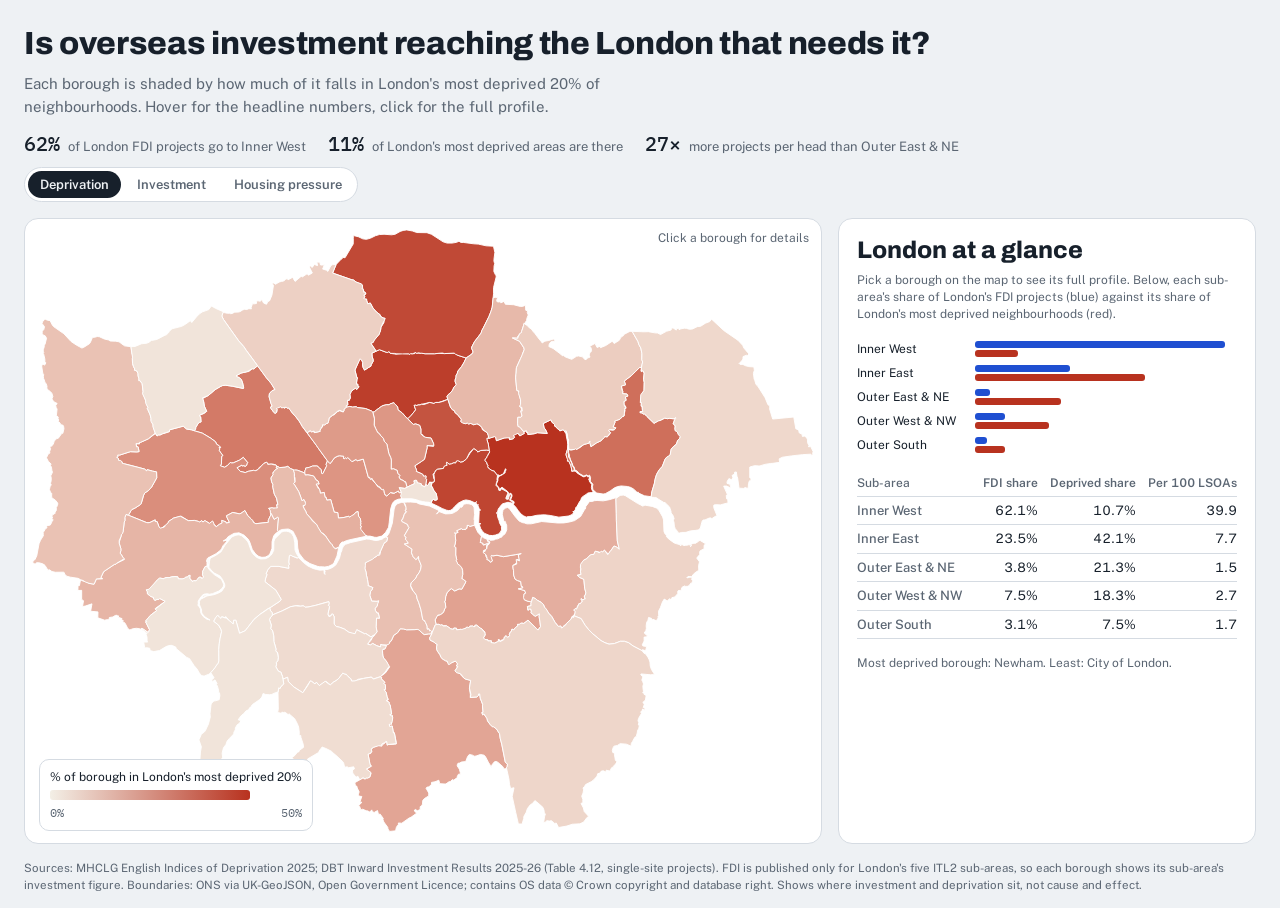
<file: sections/section1/output/london_map.html>
<!doctype html><html lang="en"><head><meta charset="utf-8"><meta name="viewport" content="width=device-width, initial-scale=1"><title>London Investment Gap</title>
<meta name="claude:viewport-fit-sides" content="cover">
<link rel="preconnect" href="https://fonts.googleapis.com">
<link rel="preconnect" href="https://fonts.gstatic.com" crossorigin>
<link rel="stylesheet" href="https://fonts.googleapis.com/css2?family=Archivo:wght@500;700;800&family=Public+Sans:wght@400;500;600&family=IBM+Plex+Mono:wght@500&display=swap">
<style>
/* Layout: header with thesis + mode switch, map as the main surface, a detail panel that slides in from the right (bottom sheet on phones). */
:root{
  --bg:#eef1f4; --surface:#ffffff; --fg:#17202b; --muted:#5b6673; --line:#d5dbe2;
  --accent:#1f4fd1; --ramp0:#f3efe6; --dep:#b8321f; --fdi:#1f4fd1; --hou:#7a3db8;
  --nodata:#cfd5dc; --stroke:#ffffff; --shadow:0 10px 30px rgba(23,32,43,.14);
  --f-display:"Archivo",system-ui,sans-serif; --f-body:"Public Sans",system-ui,sans-serif; --f-num:"IBM Plex Mono",ui-monospace,monospace;
}
@media (prefers-color-scheme: dark){:root:not([data-theme="light"]){
  --bg:#10151c; --surface:#18202a; --fg:#e8edf2; --muted:#9aa6b3; --line:#2b3542;
  --accent:#7ea2ff; --ramp0:#26303c; --dep:#ff7a5c; --fdi:#6e98ff; --hou:#c08bff;
  --nodata:#2f3945; --stroke:#10151c; --shadow:0 10px 30px rgba(0,0,0,.5); color-scheme:dark}}
:root[data-theme="dark"]{
  --bg:#10151c; --surface:#18202a; --fg:#e8edf2; --muted:#9aa6b3; --line:#2b3542;
  --accent:#7ea2ff; --ramp0:#26303c; --dep:#ff7a5c; --fdi:#6e98ff; --hou:#c08bff;
  --nodata:#2f3945; --stroke:#10151c; --shadow:0 10px 30px rgba(0,0,0,.5); color-scheme:dark}
html,body{height:100%}
body{background:var(--bg);color:var(--fg);font:15px/1.5 var(--f-body);display:flex;flex-direction:column}
.wrap{padding-left:max(16px,env(safe-area-inset-left,0px));padding-right:max(16px,env(safe-area-inset-right,0px))}
header{padding-block:18px 10px;display:grid;gap:12px}
h1{font:800 clamp(22px,3vw,32px)/1.1 var(--f-display);letter-spacing:-.01em;margin:0;text-wrap:balance}
.lede{margin:0;color:var(--muted);max-width:68ch}
.row{display:flex;flex-wrap:wrap;gap:10px 18px;align-items:center;justify-content:space-between}
.stats{display:flex;flex-wrap:wrap;gap:8px 22px}
.stat{display:flex;align-items:baseline;gap:8px}
.stat b{font:500 20px var(--f-num)} .stat span{color:var(--muted);font-size:13px}
.modes{display:flex;gap:4px;background:var(--surface);border:1px solid var(--line);border-radius:999px;padding:3px}
.modes button{font:600 13px var(--f-body);color:var(--muted);background:none;border:0;border-radius:999px;padding:6px 12px;cursor:pointer}
.modes button[aria-pressed="true"]{background:var(--fg);color:var(--bg)}
button:focus-visible,path:focus-visible{outline:2px solid var(--accent);outline-offset:2px}
main{flex:1;min-height:0;display:flex;gap:16px;padding-block:6px 16px;position:relative}
.mapbox{flex:1;min-width:0;min-height:320px;position:relative;background:var(--surface);border:1px solid var(--line);border-radius:14px;overflow:hidden}
svg{width:100%;height:100%;display:block}
path.b{stroke:var(--stroke);stroke-width:1.2;cursor:pointer;transition:fill .35s,opacity .2s}
path.b:hover{stroke:var(--fg);stroke-width:2}
path.b.sel{stroke:var(--fg);stroke-width:3}
.dim path.b:not(.same){opacity:.45}
.legend{position:absolute;left:14px;bottom:12px;background:var(--surface);border:1px solid var(--line);border-radius:10px;padding:8px 10px;font-size:12px;display:grid;gap:4px;max-width:calc(100% - 28px)}
.legend .bar{height:10px;width:200px;max-width:100%;border-radius:3px}
.legend .ends{display:flex;justify-content:space-between;color:var(--muted);font-family:var(--f-num)}
.hint{position:absolute;right:12px;top:10px;font-size:12px;color:var(--muted)}
.tip{position:fixed;pointer-events:none;z-index:20;background:var(--surface);color:var(--fg);border:1px solid var(--line);border-radius:10px;box-shadow:var(--shadow);padding:10px 12px;width:240px;font-size:13px}
.tip h3{margin:0 0 6px;font:700 15px var(--f-display)}
.tip .kv{display:flex;justify-content:space-between;gap:10px;padding:2px 0}
.tip .kv b{font:500 14px var(--f-num)}
.tip .k1{color:var(--dep)} .tip .k2{color:var(--fdi)}
.tip small{display:block;color:var(--muted);margin-top:4px;line-height:1.35}
aside{width:380px;flex:none;background:var(--surface);border:1px solid var(--line);border-radius:14px;overflow:auto;padding:18px;display:grid;gap:16px;align-content:start}
aside .x{justify-self:end;font:600 13px var(--f-body);background:none;border:1px solid var(--line);color:var(--fg);border-radius:8px;padding:4px 10px;cursor:pointer}
aside h2{margin:0;font:800 24px/1.1 var(--f-display)}
.chip{display:inline-block;font-size:12px;font-weight:600;padding:2px 8px;border-radius:999px;background:var(--bg);border:1px solid var(--line);color:var(--muted)}
.pair{display:grid;grid-template-columns:1fr 1fr;gap:10px}
.big{border:1px solid var(--line);border-radius:10px;padding:10px}
.big b{display:block;font:500 26px var(--f-num)}
.big span{font-size:12px;color:var(--muted);line-height:1.3;display:block}
.big.d b{color:var(--dep)} .big.f b{color:var(--fdi)}
h4{margin:0 0 6px;font:700 12px var(--f-body);letter-spacing:.06em;text-transform:uppercase;color:var(--muted)}
.ranks{display:grid;gap:5px}
.rk{display:grid;grid-template-columns:138px 1fr 36px;gap:8px;align-items:center;font-size:13px}
.rk .t{height:8px;background:var(--bg);border-radius:4px;overflow:hidden}
.rk .t i{display:block;height:100%;background:var(--dep);border-radius:4px}
.rk em{font:500 12px var(--f-num);font-style:normal;text-align:right;color:var(--muted)}
table{width:100%;border-collapse:collapse;font-size:13px;font-variant-numeric:tabular-nums}
td,th{padding:4px 0;border-bottom:1px solid var(--line);text-align:right}
td:first-child,th:first-child{text-align:left;color:var(--muted);font-weight:500}
th{font-size:12px;color:var(--muted);font-weight:600}
.note{font-size:12px;color:var(--muted);line-height:1.45;margin:0}
.empty{color:var(--muted)}
.empty h2{color:var(--fg);margin-bottom:8px}
.alist{display:grid;gap:6px}
.arow{display:grid;grid-template-columns:110px 1fr;gap:8px;align-items:center;font-size:12px}
.arow .bars{display:grid;gap:2px}
.arow .bars i{display:block;height:7px;border-radius:3px}
footer{padding-block:0 14px;font-size:11.5px;color:var(--muted)}
@media (max-width:820px){
  body{height:auto} main{flex-direction:column} .mapbox{height:62vh;flex:none}
  aside{width:auto} .hint{display:none}
}
@media (prefers-reduced-motion:reduce){path.b{transition:none}}
</style>

<header class="wrap">
  <h1>Is overseas investment reaching the London that needs it?</h1>
  <p class="lede">Each borough is shaded by how much of it falls in London's most deprived 20% of neighbourhoods. Hover for the headline numbers, click for the full profile.</p>
  <div class="row">
    <div class="stats">
      <div class="stat"><b>62%</b><span>of London FDI projects go to Inner West</span></div>
      <div class="stat"><b>11%</b><span>of London's most deprived areas are there</span></div>
      <div class="stat"><b>27×</b><span>more projects per head than Outer East &amp; NE</span></div>
    </div>
    <div class="modes" role="group" aria-label="Shade the map by">
      <button id="m-dep" data-mode="dep" aria-pressed="true">Deprivation</button>
      <button id="m-fdi" data-mode="fdi" aria-pressed="false">Investment</button>
      <button id="m-hou" data-mode="hou" aria-pressed="false">Housing pressure</button>
    </div>
  </div>
</header>

<main class="wrap">
  <div class="mapbox" id="mapbox">
    <svg id="map" role="img" aria-label="Map of London's 33 boroughs"></svg>
    <div class="hint">Click a borough for details</div>
    <div class="legend" id="legend"></div>
  </div>
  <aside id="panel" aria-live="polite"></aside>
</main>
<footer class="wrap">Sources: MHCLG English Indices of Deprivation 2025; DBT Inward Investment Results 2025-26 (Table 4.12, single-site projects). FDI is published only for London's five ITL2 sub-areas, so each borough shows its sub-area's investment figure. Boundaries: ONS via UK-GeoJSON, Open Government Licence; contains OS data © Crown copyright and database right. Shows where investment and deprivation sit, not cause and effect.</footer>
<div class="tip" id="tip" hidden></div>

<script>
const DATA = {"w":1000,"h":770.8,"paths":{"E09000001":"M489.8,320.7L491.8,321.0L492.7,324.2L494.8,324.2L498.2,325.7L497.8,327.1L502.3,329.3L503.5,326.4L505.7,327.4L507.6,325.6L508.4,323.3L511.5,324.1L510.3,329.2L511.9,329.0L513.4,333.4L516.8,337.6L517.9,342.6L518.2,344.5L518.0,345.8L514.9,346.5L514.1,345.0L512.3,345.8L511.0,347.2L510.4,350.1L509.2,349.8L507.8,349.1L503.2,348.7L499.4,348.1L495.5,347.2L491.6,345.8L486.1,344.6L475.9,344.5L472.3,344.6L472.3,342.9L471.3,340.8L471.8,339.0L472.2,335.9L469.6,330.3L476.7,331.3L479.6,329.8L483.8,327.6L485.6,326.8L488.7,325.6L489.0,324.0L488.4,321.5L489.8,320.7Z","E09000002":"M688.5,294.4L690.8,299.4L690.7,301.3L693.4,305.0L693.8,308.3L691.1,309.2L690.4,306.5L689.6,302.4L686.7,296.0L684.9,296.2L685.3,294.7L683.7,289.7L683.3,287.3L685.3,280.9L686.6,281.1L685.7,284.9L686.2,286.3L686.6,288.4L686.3,291.2L687.9,291.8L688.5,294.4ZM779.9,181.0L781.9,180.4L783.4,183.5L782.7,191.4L783.5,195.5L783.2,205.7L780.2,211.4L778.5,221.1L779.8,221.2L779.6,225.9L780.8,225.7L781.2,231.4L781.8,232.5L778.1,233.0L778.2,234.2L780.6,234.5L782.5,236.0L783.8,235.7L787.1,239.2L796.1,247.9L801.4,244.7L803.8,244.2L809.8,241.2L813.2,241.9L816.0,241.5L821.7,242.1L823.7,240.4L823.7,241.8L822.3,243.5L820.7,248.4L823.2,251.2L822.8,254.8L823.5,257.0L824.6,257.9L825.8,258.9L826.6,260.2L827.1,261.6L829.7,264.8L829.0,267.2L826.4,269.6L824.7,274.6L820.6,277.9L818.0,281.1L816.7,288.4L815.4,289.8L811.7,291.8L810.2,293.9L806.7,303.0L803.4,306.6L801.0,310.3L799.2,313.6L797.4,319.6L796.6,324.5L793.3,335.6L792.4,341.9L783.7,340.7L776.3,337.3L775.4,335.7L774.8,336.8L774.0,335.9L769.6,331.9L765.9,329.9L762.1,328.8L754.0,328.1L749.4,328.9L745.5,330.5L739.8,334.6L733.6,338.0L730.8,338.5L723.4,337.3L722.1,336.9L717.6,332.8L717.2,329.2L717.7,325.9L714.3,322.0L714.7,317.3L713.4,314.3L711.6,315.4L709.6,314.0L706.1,315.5L700.3,312.2L696.9,308.5L694.8,308.1L693.8,304.2L692.0,301.8L691.4,300.0L688.9,294.2L687.8,290.6L687.2,287.2L686.1,285.0L687.0,281.2L689.4,282.2L693.9,281.3L695.4,280.2L696.7,281.3L699.3,279.8L700.8,279.2L706.3,274.9L709.2,274.2L712.8,273.2L713.0,271.6L714.1,270.6L713.7,272.5L715.2,277.8L722.5,272.9L727.9,270.3L730.2,268.1L731.6,266.1L732.8,264.8L736.0,265.2L737.5,264.2L740.3,259.8L737.9,257.5L738.6,256.0L743.2,256.8L745.3,256.0L747.1,253.7L743.6,252.5L746.2,246.2L745.4,245.1L752.4,242.6L755.6,239.2L757.6,238.5L758.0,235.5L758.9,231.3L758.3,229.0L760.2,228.4L759.4,225.5L757.7,224.3L757.4,219.9L760.3,218.4L759.3,214.1L762.6,212.9L761.4,210.4L755.7,209.8L756.1,207.4L755.6,205.5L754.1,200.1L759.6,198.5L757.9,193.7L767.3,186.5L772.5,181.3L778.0,175.9L779.9,176.8L779.3,180.9Z","E09000003":"M368.7,45.0L371.5,45.1L373.6,44.8L371.4,50.2L376.3,51.6L378.1,53.2L382.0,45.7L384.3,44.5L388.7,44.3L384.2,55.3L396.5,59.6L408.9,64.0L410.7,64.1L414.3,66.8L421.1,69.1L422.3,70.8L422.6,73.4L421.9,74.8L423.7,76.9L424.1,80.0L425.5,79.5L426.8,82.0L424.1,83.5L425.5,85.0L424.2,87.6L425.2,88.6L427.7,88.7L427.9,90.7L429.2,94.7L432.5,93.7L435.8,100.0L440.4,105.3L445.1,108.8L445.2,110.2L446.5,111.5L448.8,112.8L451.4,113.4L450.7,115.9L449.1,118.4L446.2,124.6L445.5,129.2L444.4,132.3L444.0,133.5L437.8,141.1L436.2,144.1L433.2,145.3L440.0,155.4L434.5,158.0L434.9,162.7L436.1,166.1L436.1,168.5L433.6,172.7L433.3,174.6L430.3,176.3L425.1,179.7L423.2,176.3L422.6,173.1L422.8,169.7L421.2,166.9L419.5,165.1L412.8,179.6L415.3,189.5L416.5,189.9L415.5,190.8L414.6,197.7L416.5,197.7L416.4,200.2L417.9,200.4L417.3,201.9L415.3,204.4L413.3,202.8L408.1,206.7L407.5,209.0L406.3,210.4L406.8,215.4L405.3,218.7L403.8,217.8L403.3,219.7L403.7,224.3L401.7,225.0L401.5,227.3L399.0,229.8L398.6,232.0L397.8,233.3L393.5,231.1L390.1,232.5L387.0,235.7L383.9,237.7L379.8,240.9L378.9,245.6L378.0,247.8L376.6,248.0L373.6,250.0L371.2,249.7L371.3,252.5L369.9,252.6L369.3,254.4L367.9,256.7L368.2,258.2L360.6,259.8L360.5,257.7L357.0,259.0L355.6,257.1L351.5,260.1L345.4,252.0L343.0,247.7L341.0,244.6L335.9,238.0L333.4,235.7L329.3,230.1L327.9,228.1L326.6,228.5L325.3,227.6L322.9,227.2L322.5,228.5L321.5,227.6L320.2,227.9L318.8,227.9L317.8,226.5L315.8,227.5L313.9,228.2L312.2,228.9L313.0,230.1L312.4,232.1L312.4,233.7L311.5,234.8L310.0,234.7L309.0,234.0L305.1,228.7L304.6,227.0L306.7,225.9L305.2,222.5L304.0,218.0L302.8,213.8L303.2,209.8L306.3,206.3L310.3,204.6L305.3,196.6L298.8,188.9L296.7,185.9L288.0,174.1L278.8,161.5L273.5,154.4L270.2,149.4L263.8,142.2L244.4,114.9L242.6,111.3L242.4,109.9L243.8,105.6L245.8,106.1L249.2,106.8L252.4,106.8L253.6,107.4L255.7,107.0L258.7,105.4L263.5,105.3L266.2,104.5L268.2,102.9L271.1,101.8L274.4,101.9L276.9,100.9L280.2,101.2L279.6,100.0L280.9,96.4L281.2,94.7L284.5,94.7L286.7,94.2L286.5,91.4L288.4,90.9L290.3,91.1L291.3,91.8L292.6,89.5L294.5,91.1L295.6,93.6L298.3,94.9L299.6,95.2L301.0,92.1L303.5,90.7L306.4,83.6L308.4,70.9L306.8,69.1L307.6,68.2L309.0,68.1L310.8,69.7L315.8,66.9L318.5,66.0L321.1,65.6L322.5,64.9L324.1,63.0L326.4,62.5L327.0,64.0L333.2,60.7L334.3,63.3L336.1,66.0L344.0,59.4L345.1,60.5L351.6,56.1L353.1,58.1L358.2,55.2L354.3,47.4L355.8,46.3L358.1,48.1L360.8,44.3L364.9,45.8L364.4,42.9L363.5,41.4L367.6,41.3L368.7,45.0Z","E09000004":"M774.8,350.4L779.0,352.5L781.5,353.9L783.6,353.1L785.1,352.9L793.7,354.3L799.1,356.4L801.9,358.7L807.1,367.8L808.2,371.7L808.8,386.4L809.9,389.2L810.7,390.1L811.9,391.6L811.9,393.1L815.3,396.4L821.8,401.1L825.4,402.3L829.8,403.6L829.9,404.9L830.4,403.6L832.6,403.6L834.4,404.5L836.7,404.2L839.6,403.8L840.8,403.2L841.6,404.1L842.3,402.8L843.7,404.9L842.3,405.7L843.8,405.0L843.4,402.7L847.3,401.4L848.8,401.7L852.2,399.7L853.6,398.4L855.1,397.9L862.2,402.3L860.2,404.1L860.2,408.7L855.3,411.1L854.5,412.8L854.7,416.1L851.8,418.9L850.9,420.6L854.3,425.4L853.1,430.3L853.4,436.3L850.2,438.1L846.5,441.2L844.3,444.4L839.6,444.1L838.1,445.9L839.4,444.6L839.4,446.3L840.2,445.1L844.9,445.0L844.3,448.3L845.8,448.7L845.1,450.8L844.5,452.7L842.9,452.9L841.5,455.3L840.2,456.1L838.9,456.7L836.5,456.8L835.4,456.1L834.4,457.0L833.0,457.0L831.5,458.9L830.6,462.5L828.1,461.9L826.6,462.7L826.4,466.1L822.6,470.4L818.9,471.3L818.6,472.5L817.1,473.3L816.1,472.6L812.9,475.4L810.2,473.6L809.1,473.1L806.8,476.9L804.2,484.0L801.8,488.6L802.0,494.5L801.1,495.5L801.4,497.2L799.0,500.9L794.7,498.9L793.7,499.8L792.8,497.8L789.0,496.6L788.3,500.2L786.5,503.0L786.0,507.2L786.2,510.4L785.6,513.5L783.4,516.5L787.5,520.2L786.9,521.5L783.3,521.8L783.4,526.7L781.0,531.7L781.7,533.1L786.5,533.9L785.5,538.8L783.9,538.8L781.2,537.9L780.7,539.2L769.2,533.2L763.5,529.0L758.1,527.2L752.9,527.2L745.2,530.1L738.4,530.8L733.4,529.1L728.2,526.4L717.7,517.7L711.8,511.7L707.7,506.6L702.6,498.1L693.6,494.5L694.5,492.0L694.9,490.6L695.0,489.0L693.2,487.1L695.1,485.2L696.6,486.0L697.3,484.7L698.0,483.1L700.2,478.5L701.3,479.3L704.4,475.4L702.5,473.8L703.0,472.5L704.7,474.3L706.6,473.1L707.9,473.0L706.6,469.1L707.8,468.3L708.7,464.9L707.2,459.3L706.3,449.5L705.9,447.6L700.8,445.4L697.8,442.8L702.6,441.5L701.8,438.1L702.3,434.3L701.7,432.2L701.9,428.5L704.8,424.6L706.0,423.2L709.9,421.3L712.5,418.2L714.8,416.5L716.3,415.9L718.8,416.0L720.7,411.8L723.1,412.2L725.2,413.6L726.8,413.4L728.6,411.6L730.1,412.6L732.6,410.5L736.8,416.1L739.5,412.3L741.2,410.4L744.7,405.2L747.4,406.0L751.5,409.2L749.0,398.5L747.8,372.1L747.7,363.6L747.2,344.1L752.6,340.2L756.7,339.8L759.3,340.6L774.8,350.4Z","E09000005":"M288.0,174.1L296.7,185.9L298.8,188.9L305.3,196.6L310.3,204.6L306.3,206.3L303.2,209.8L302.8,213.8L304.0,218.0L305.2,222.5L306.7,225.9L304.6,227.0L305.1,228.7L309.0,234.0L310.0,234.7L311.5,234.8L312.4,233.7L313.0,232.2L313.0,230.1L312.2,228.9L313.0,227.7L315.1,227.0L317.8,226.5L318.8,227.9L320.2,227.3L321.5,227.6L322.5,228.5L322.9,227.2L325.0,227.5L326.6,228.5L327.9,228.1L329.3,230.1L333.4,235.7L335.9,238.0L341.0,244.6L343.0,247.7L345.4,252.0L351.5,260.1L363.1,275.7L365.2,278.9L377.6,296.0L375.8,300.4L376.5,301.8L376.3,303.0L371.6,312.4L370.1,312.0L369.5,307.1L366.2,304.4L365.5,303.1L364.0,302.5L358.5,302.6L354.4,304.3L349.5,305.3L349.6,307.5L348.7,308.5L348.5,311.9L346.2,310.6L339.5,308.1L337.4,307.7L334.7,308.1L333.8,307.3L330.3,305.9L326.7,303.0L323.3,304.1L316.3,304.6L312.7,302.7L311.7,301.4L307.4,300.0L305.5,300.1L301.6,300.4L300.7,298.6L299.1,297.8L295.9,299.4L292.5,302.9L290.7,303.8L288.6,307.0L285.8,308.5L284.1,308.4L282.9,308.1L276.1,309.4L272.2,311.0L269.2,310.2L266.0,309.5L261.6,304.8L268.0,301.3L268.6,302.6L271.0,301.8L271.6,303.1L273.9,301.9L274.6,299.3L275.4,298.3L269.8,291.5L264.8,295.1L257.0,298.5L254.8,298.7L253.1,298.0L249.6,301.8L245.8,304.2L240.2,302.2L241.7,299.9L242.0,290.0L243.5,289.2L238.9,282.8L239.6,280.5L238.5,279.0L240.6,278.8L238.9,276.7L235.5,274.6L234.2,271.5L228.0,266.9L217.1,260.4L206.9,257.4L207.7,255.0L208.9,253.0L212.0,247.9L213.9,246.4L215.6,246.1L215.1,239.6L214.0,239.1L213.8,237.4L219.4,235.2L222.8,232.5L219.8,225.8L219.0,220.4L217.6,216.2L224.6,212.4L228.8,208.9L233.6,204.7L241.0,200.4L243.3,199.4L246.6,199.0L255.8,200.3L269.8,203.2L270.1,201.9L268.8,196.0L267.3,191.9L264.9,189.5L262.0,188.3L260.4,187.0L265.3,184.4L267.9,183.2L273.5,182.0L276.9,181.4L281.1,177.9L283.2,178.1L288.0,174.1Z","E09000006":"M657.9,485.7L661.0,491.1L664.9,495.3L669.3,503.0L673.3,508.0L676.5,507.6L677.5,510.2L679.3,509.3L680.7,507.7L683.3,505.8L683.7,504.5L689.6,498.9L691.4,495.9L693.0,496.7L693.6,494.5L702.6,498.1L707.7,506.6L711.8,511.7L717.7,517.7L728.2,526.4L733.4,529.1L738.4,530.8L745.2,530.1L752.9,527.2L758.1,527.2L763.5,529.0L769.2,533.2L780.7,539.2L783.3,542.6L785.4,543.4L788.3,547.8L789.7,550.6L790.8,553.8L791.2,558.9L792.7,563.3L796.7,569.6L795.4,569.8L791.8,570.1L779.4,569.0L779.1,570.3L781.8,572.7L780.4,576.9L781.3,578.4L782.6,581.9L781.8,584.1L781.8,586.4L782.5,591.3L781.6,593.2L783.4,593.6L783.2,595.1L784.8,595.9L785.9,597.1L785.0,602.5L781.6,605.6L783.0,606.9L783.5,608.2L782.2,612.1L784.5,613.0L784.0,615.5L781.4,614.0L780.7,616.0L778.8,618.1L780.1,619.3L776.2,626.0L775.5,629.4L776.6,630.8L775.9,634.4L777.2,634.8L776.9,636.8L776.3,639.5L775.0,641.2L774.5,644.7L773.3,649.1L771.4,650.2L768.7,655.2L769.5,656.2L768.1,656.0L766.9,658.3L766.8,660.4L766.6,661.5L760.5,659.0L752.7,658.3L749.2,660.6L744.7,661.6L743.6,663.5L742.6,667.0L743.3,669.9L744.7,669.5L745.3,672.0L746.5,679.5L748.5,681.6L746.8,684.4L744.0,687.3L744.0,689.2L742.5,688.5L741.5,689.5L739.6,693.5L734.8,692.3L734.4,694.8L731.4,693.2L728.6,693.4L726.7,696.1L723.8,696.9L723.2,699.4L722.3,700.9L718.3,705.1L715.5,707.1L708.3,710.8L707.2,712.9L705.1,715.1L705.8,717.5L705.1,721.6L703.4,725.6L704.8,729.7L704.9,734.1L702.5,734.9L705.6,740.8L706.6,745.3L712.4,751.6L710.1,753.0L705.9,758.8L701.0,761.1L691.3,761.6L684.4,763.9L673.7,765.8L670.8,760.1L668.8,760.6L664.5,757.0L661.8,757.5L658.5,757.0L657.4,758.7L654.6,759.5L655.7,752.1L656.8,748.3L655.4,747.4L655.1,743.7L653.6,739.9L647.4,734.4L643.4,731.3L640.2,735.0L637.5,736.7L633.8,741.5L632.3,746.2L629.2,751.7L629.1,754.0L627.0,761.4L622.2,761.2L618.8,746.4L614.3,725.9L616.6,714.9L612.2,715.8L610.9,710.5L610.1,703.6L607.1,690.2L607.0,688.9L607.8,687.9L608.3,684.4L607.1,683.8L605.4,681.7L600.9,659.0L598.9,651.3L598.1,645.6L594.1,639.4L590.3,636.6L588.9,636.7L585.9,633.6L582.7,629.1L582.0,626.1L580.9,624.5L578.0,620.2L576.5,621.4L575.4,618.5L577.0,618.1L576.2,609.9L576.5,608.2L573.4,600.1L572.6,594.6L571.2,594.6L570.9,596.8L569.1,598.5L560.6,599.1L561.4,595.3L559.5,587.2L561.1,577.3L554.9,575.7L552.6,574.6L549.6,570.6L547.8,568.6L543.2,567.5L541.0,565.0L544.0,560.8L544.6,559.1L542.7,558.6L544.4,556.2L541.6,552.5L537.1,554.4L534.0,556.8L532.6,557.0L530.8,552.4L528.9,552.4L528.0,551.4L525.8,550.4L523.2,548.0L521.8,544.4L518.8,540.3L517.6,537.8L517.4,534.3L518.2,531.2L515.4,529.6L513.8,527.9L509.1,525.7L508.5,522.8L511.4,517.6L511.7,516.1L515.6,506.4L516.8,505.6L520.5,505.4L522.8,506.6L524.0,506.0L526.2,507.6L527.9,507.6L530.3,507.4L535.6,511.2L537.6,511.6L539.1,511.7L539.5,510.2L543.0,510.5L543.1,512.5L548.5,511.8L549.9,511.9L555.1,510.3L555.8,509.2L557.1,509.2L558.8,509.7L560.0,507.8L563.9,507.6L564.9,508.4L566.7,508.3L566.5,506.7L568.7,506.5L573.6,510.4L575.5,511.3L577.6,514.3L579.6,515.5L578.7,516.4L579.8,517.4L579.1,520.3L577.7,522.0L578.1,523.5L579.5,524.9L583.3,525.4L583.1,526.7L587.6,526.6L587.2,528.8L591.9,529.5L595.3,527.8L596.6,527.4L596.6,524.9L597.9,525.3L598.5,527.6L600.5,526.7L603.5,525.1L604.3,521.8L606.5,520.0L608.5,522.2L611.1,520.1L610.6,518.6L611.9,515.3L613.1,514.7L614.0,511.5L616.2,512.6L618.4,509.6L620.2,508.3L621.5,507.3L621.1,505.5L623.4,505.5L625.1,504.2L626.6,503.9L629.2,504.3L634.5,500.2L645.3,510.8L647.3,512.8L650.6,508.4L650.0,502.8L648.8,495.6L649.1,491.9L644.3,495.0L642.8,494.6L641.8,493.4L638.3,490.6L638.8,489.4L638.4,486.1L636.7,485.8L634.5,487.4L633.8,482.6L638.5,481.5L638.3,478.4L639.2,476.0L640.6,471.0L644.1,472.4L646.5,474.6L651.5,477.3L654.4,480.2L655.7,483.5L657.9,485.7Z","E09000007":"M406.2,226.2L409.8,227.1L414.4,226.6L416.2,227.7L426.3,228.9L434.0,232.0L435.7,233.6L437.8,242.2L437.4,250.1L439.2,254.2L440.5,256.9L441.9,259.7L444.2,261.2L445.2,263.0L449.2,267.1L450.2,270.7L451.5,272.1L453.7,274.4L454.7,279.3L456.3,286.8L458.6,291.8L459.4,294.9L459.2,306.6L462.4,306.2L467.0,308.3L467.7,312.3L470.6,314.8L469.1,316.5L471.1,319.8L475.3,321.3L476.2,323.0L477.6,322.8L479.6,329.8L476.7,331.3L469.6,330.3L472.2,335.9L469.5,336.9L468.5,334.5L462.9,337.5L460.1,336.8L458.8,336.3L453.6,341.0L451.6,339.5L450.6,337.5L450.0,333.8L449.4,332.5L447.5,333.3L446.1,331.3L444.2,329.0L442.9,328.6L439.6,325.5L435.2,319.6L434.4,318.2L433.7,319.4L432.4,319.4L431.7,317.0L430.1,317.4L423.5,293.7L415.6,295.9L414.3,294.1L409.0,297.0L403.6,291.6L402.0,293.2L400.7,292.0L398.9,293.5L398.1,292.4L398.4,290.0L393.2,289.4L391.0,289.8L386.6,292.0L382.0,298.4L380.8,299.4L377.6,296.0L365.2,278.9L363.3,276.0L351.5,260.1L355.6,257.1L357.0,259.0L360.5,257.7L360.6,259.8L368.2,258.2L367.9,256.7L369.3,254.4L369.9,252.6L371.3,252.5L371.2,249.7L373.6,250.0L376.6,248.0L378.0,247.8L378.9,245.6L379.8,240.9L383.9,237.7L386.7,236.6L390.2,233.0L393.2,231.8L397.8,233.3L398.6,232.0L399.0,229.8L401.5,227.3L406.2,226.2Z","E09000008":"M474.9,511.3L478.9,512.4L489.6,512.2L492.7,511.9L494.6,512.4L500.0,517.4L502.0,518.6L506.9,517.7L511.4,517.6L508.5,522.8L509.1,525.7L513.8,527.9L515.4,529.6L518.2,531.2L517.4,534.3L517.6,537.8L518.8,540.3L521.8,544.4L523.2,548.0L525.8,550.4L528.0,551.4L528.9,552.4L530.8,552.4L533.1,556.2L537.1,554.4L541.6,552.5L544.4,556.2L542.7,558.6L544.2,559.7L541.0,565.0L543.1,566.8L547.8,568.6L548.9,570.8L552.6,574.6L554.9,575.7L561.1,577.3L559.5,587.2L560.7,595.4L560.6,599.1L569.1,598.5L570.9,596.8L571.2,594.6L572.6,594.6L573.4,600.1L576.5,608.2L576.2,609.9L577.0,618.1L575.4,618.5L576.5,621.4L578.0,620.2L580.9,624.5L582.0,626.1L582.7,629.1L585.9,633.6L588.9,636.7L590.3,636.6L594.1,639.4L598.1,645.6L598.9,651.3L600.9,659.0L605.4,681.7L607.1,683.8L608.3,684.4L607.8,687.9L607.0,688.9L607.1,690.2L603.8,690.8L602.4,687.9L595.8,682.1L593.5,681.1L591.5,681.6L590.3,683.0L588.3,685.6L587.4,688.9L585.5,684.7L584.2,683.0L580.0,674.9L578.3,673.1L573.6,672.2L568.0,674.2L565.6,674.4L563.5,673.1L559.4,672.1L557.2,674.8L554.7,681.3L549.2,681.9L547.0,683.2L544.8,683.5L543.9,685.5L543.9,686.9L546.6,691.0L547.7,695.2L547.7,697.6L545.4,697.5L543.7,701.0L543.6,702.9L542.2,703.0L539.4,705.1L537.7,704.4L535.2,706.8L532.5,707.4L530.8,709.1L528.6,710.1L521.4,709.6L520.3,705.2L515.4,707.2L510.9,708.0L511.0,711.2L509.4,711.7L507.8,713.8L505.4,713.9L503.9,715.4L507.4,721.6L507.3,725.3L501.8,728.7L499.7,731.1L499.3,735.9L498.1,738.0L496.4,739.1L496.4,742.8L492.6,744.4L490.6,742.7L489.0,743.5L489.2,745.0L490.9,746.4L492.7,746.8L484.6,752.7L482.4,753.5L472.8,760.3L468.4,760.0L468.6,761.7L467.3,763.2L465.8,765.8L464.9,770.1L457.2,770.8L455.1,767.7L454.8,765.5L449.8,758.7L448.7,755.7L449.1,754.2L445.2,748.7L442.9,748.9L441.7,744.1L437.5,746.4L435.2,745.6L434.3,743.2L433.3,744.6L431.9,745.9L428.5,744.3L427.3,744.3L422.7,742.4L420.4,743.2L418.8,738.8L417.6,737.2L420.8,734.6L421.4,733.3L419.1,733.3L421.6,726.0L419.3,725.8L416.8,724.7L418.2,720.1L415.7,715.2L415.4,713.0L413.5,712.3L412.6,708.3L419.0,704.7L423.5,701.8L424.3,703.2L426.0,703.4L427.9,702.2L429.2,702.4L432.0,700.9L433.5,696.3L427.5,690.9L433.8,687.2L432.5,685.6L431.9,683.9L429.6,671.8L433.2,670.5L433.5,669.1L434.5,668.4L433.1,665.5L436.7,663.0L442.5,660.4L447.5,661.3L447.0,659.1L449.1,659.1L451.6,657.0L451.8,655.7L453.3,655.3L454.2,660.2L455.3,659.5L463.5,659.0L465.5,658.7L465.8,656.8L463.3,644.5L462.1,644.7L460.6,635.8L457.3,636.3L456.7,633.6L458.2,633.0L460.1,633.2L458.8,631.6L460.1,631.5L459.8,629.6L460.8,625.5L460.7,622.4L459.5,622.8L457.4,621.2L459.8,620.4L458.3,611.4L458.3,610.1L456.6,606.8L456.7,605.4L453.0,603.4L454.4,603.1L455.4,601.7L454.0,598.4L452.7,592.4L450.1,589.2L452.0,588.6L451.0,583.3L449.6,581.5L451.0,579.7L446.6,575.2L447.3,574.1L445.2,572.7L451.9,567.7L457.4,559.9L455.5,558.5L452.8,552.1L449.8,549.1L448.6,546.0L447.5,539.3L448.0,537.9L451.0,537.1L452.2,534.4L453.1,531.9L454.9,530.7L457.0,529.9L457.5,527.5L459.3,526.7L462.5,519.5L467.4,516.2L470.9,511.1L474.9,511.3Z","E09000009":"M217.1,260.4L228.0,266.9L234.2,271.5L235.5,274.6L238.9,276.7L240.6,278.8L238.5,279.0L239.6,280.5L238.9,282.8L243.5,289.2L242.0,290.0L241.7,299.9L240.2,302.2L245.8,304.2L249.6,301.8L253.1,298.0L254.8,298.7L257.0,298.5L264.8,295.1L269.8,291.5L275.4,298.3L274.6,299.3L273.9,301.9L271.6,303.1L271.0,301.8L268.6,302.6L268.0,301.3L261.6,304.8L266.0,309.5L269.2,310.2L272.2,311.0L276.1,309.4L282.9,308.1L284.1,308.4L285.8,308.5L288.6,307.0L290.7,304.9L292.5,302.9L295.9,299.4L299.1,297.8L300.7,298.6L301.1,300.5L305.5,300.1L306.9,300.6L311.7,301.4L312.7,302.7L311.9,304.6L313.9,305.7L311.9,306.6L308.7,309.7L307.7,311.1L308.0,313.4L305.2,317.9L306.0,322.8L307.9,326.7L307.4,328.0L307.6,329.8L309.5,338.7L312.3,343.7L314.1,352.2L312.4,352.3L313.4,356.3L310.7,356.8L309.2,356.6L307.1,356.2L305.3,356.5L303.8,356.4L302.3,356.8L304.3,359.6L304.6,362.4L305.0,365.2L302.3,370.8L301.8,372.2L301.9,374.7L285.9,376.5L282.9,375.0L281.7,372.4L279.6,370.2L275.3,366.0L271.8,359.6L266.8,363.2L264.7,363.8L256.1,362.1L248.2,366.3L249.1,369.2L252.0,374.8L247.8,375.7L247.5,374.1L242.1,372.3L242.6,375.5L239.1,377.3L235.0,380.3L232.6,377.3L231.2,376.5L230.4,373.9L226.3,376.1L221.3,372.9L219.6,372.8L218.1,374.5L216.6,372.6L213.6,374.4L212.1,373.5L207.1,372.3L199.2,372.6L190.1,366.9L180.4,369.3L175.7,372.5L174.5,372.8L173.6,375.2L171.6,377.8L169.8,378.8L168.1,379.7L164.0,383.2L161.7,380.4L159.3,373.8L156.8,373.7L156.9,371.6L150.1,374.9L147.6,375.3L145.4,374.9L122.5,365.6L126.0,359.5L127.3,358.1L130.8,356.6L138.2,351.8L139.1,350.2L142.0,339.9L143.6,337.0L148.4,333.9L150.2,331.8L152.2,329.6L158.8,317.7L158.6,310.1L153.2,309.1L146.5,307.2L145.9,308.8L143.3,306.5L134.4,304.1L117.5,299.8L116.1,299.4L114.7,299.1L114.2,297.0L113.0,296.5L109.9,295.3L109.8,293.0L107.7,292.3L109.1,290.6L107.5,288.5L111.5,288.5L124.9,284.2L133.4,284.5L136.2,284.1L135.1,278.4L133.1,278.2L132.2,273.9L136.7,274.4L136.6,272.3L137.8,272.4L148.1,267.7L157.1,261.0L159.2,264.1L161.5,262.5L162.8,262.9L166.4,261.2L169.7,260.4L175.0,258.5L175.4,256.1L192.8,251.5L197.0,255.1L203.7,256.2L206.9,257.4L217.1,260.4Z","E09000010":"M486.5,1.4L492.1,3.4L505.0,3.6L510.8,5.6L525.8,15.3L530.9,16.9L537.3,16.9L543.1,15.9L546.1,14.5L548.5,16.0L552.0,16.1L564.8,17.8L570.8,18.2L581.0,20.4L590.3,20.9L592.1,28.9L590.9,38.0L590.9,40.3L591.9,43.3L591.1,46.2L590.8,53.2L592.7,57.3L593.6,58.7L593.8,60.2L590.4,73.9L590.4,81.9L589.9,86.8L588.7,99.0L586.9,104.9L584.5,111.0L577.2,125.7L575.4,128.9L574.5,132.0L573.6,133.4L566.0,143.2L562.5,150.1L562.3,152.0L563.9,155.2L564.1,156.7L562.6,159.1L555.3,164.1L544.9,160.8L541.7,159.4L540.0,157.9L527.4,158.5L524.9,157.8L520.5,158.1L514.8,158.7L502.7,158.7L498.1,158.0L496.1,158.1L494.9,157.5L493.6,157.7L491.7,158.3L490.9,157.1L488.7,157.8L487.0,158.7L483.9,158.6L483.0,159.5L481.8,158.8L473.6,158.9L465.5,158.8L463.8,158.3L458.1,158.2L456.5,155.9L454.8,157.1L452.9,156.8L444.2,153.5L440.0,155.4L433.2,145.3L436.2,144.1L437.1,141.4L444.0,133.5L443.8,132.2L445.5,129.2L446.2,124.6L449.9,118.9L450.2,115.8L451.4,113.4L448.8,112.8L446.5,111.5L445.7,110.0L445.1,108.8L440.4,105.3L435.8,100.0L432.5,93.7L429.2,94.7L427.9,90.7L427.7,88.7L425.2,88.6L424.2,87.6L425.5,85.0L423.9,84.2L426.8,82.0L425.5,79.5L424.1,80.0L423.7,76.9L422.6,74.5L422.3,70.8L421.1,70.1L414.3,66.8L410.7,64.1L408.9,64.0L396.5,59.6L384.2,55.3L388.7,44.3L395.1,37.6L396.6,36.7L396.7,35.1L400.1,35.7L410.6,18.0L410.7,11.3L410.7,7.2L417.2,8.8L422.9,11.5L427.5,12.1L433.0,10.5L439.0,7.5L444.0,6.0L450.1,5.6L459.7,6.3L464.3,5.6L470.7,2.0L474.5,0.7L479.1,0.0L486.5,1.4Z","E09000011":"M584.8,400.0L584.1,402.3L583.2,401.4L580.2,402.7L577.1,403.8L577.0,401.7L573.1,400.2L573.8,399.0L575.0,392.6L577.6,394.5L582.1,396.4L582.9,399.3L584.8,400.0ZM747.2,344.1L747.7,363.6L747.8,372.1L749.0,398.5L751.5,409.2L747.4,406.0L744.7,405.2L741.2,410.4L739.5,412.3L737.7,415.5L732.6,410.5L730.1,412.6L729.0,412.2L726.8,413.4L725.8,412.8L723.1,412.2L720.7,411.8L718.8,416.0L716.3,415.9L714.8,416.5L712.5,418.2L709.9,421.3L706.0,423.2L704.8,424.6L703.0,428.8L701.7,432.2L702.3,434.3L701.8,438.1L702.6,441.5L697.5,442.5L700.8,445.4L705.9,447.6L706.3,449.5L707.2,459.3L708.7,464.9L707.8,468.3L706.6,469.1L707.9,473.0L706.6,473.1L704.7,474.3L703.0,472.5L702.5,473.8L704.4,475.4L701.3,479.3L700.2,478.5L697.7,482.8L697.3,484.7L696.6,486.0L695.1,485.2L693.2,487.1L695.0,489.0L694.9,490.6L694.5,492.0L692.8,494.2L693.0,496.7L692.4,495.4L691.3,494.9L689.6,498.9L683.7,504.5L683.3,505.8L680.4,507.1L679.3,509.3L677.5,510.2L676.5,507.6L673.8,508.5L669.3,503.0L664.9,495.3L661.0,491.1L657.9,486.4L655.7,483.5L654.4,480.2L651.5,477.3L646.5,474.6L644.1,472.4L640.6,471.0L639.2,476.0L637.3,476.4L634.5,475.9L629.9,474.0L628.8,471.2L629.5,466.5L631.6,465.5L630.9,463.8L630.4,462.2L622.2,460.1L627.9,458.8L627.5,457.0L626.1,457.2L625.2,450.6L621.0,449.3L618.0,447.5L616.2,442.4L616.0,436.4L615.4,433.5L615.2,430.0L620.1,428.2L619.9,425.7L619.3,422.5L623.7,424.1L622.6,419.2L622.2,416.3L625.9,414.8L618.7,416.1L603.2,418.7L594.8,416.9L589.6,417.7L587.7,417.1L587.2,418.5L588.9,424.2L586.5,425.9L584.8,423.6L581.8,422.2L582.3,420.9L581.5,418.4L580.7,416.3L578.6,414.5L577.4,413.7L577.4,412.0L579.4,412.2L580.0,409.8L580.9,409.0L582.1,408.2L581.9,406.5L582.6,404.3L584.4,403.0L585.8,399.9L583.2,398.3L583.2,397.0L585.1,397.0L586.1,397.8L591.2,397.3L592.7,396.3L595.8,395.9L598.9,394.2L600.4,393.8L602.0,392.4L602.4,391.2L604.6,390.1L606.3,387.0L607.3,384.2L607.2,378.4L606.3,376.4L605.9,375.0L605.4,373.6L604.1,374.1L603.2,371.9L601.7,364.8L601.7,362.6L602.1,361.4L602.4,359.5L605.4,356.5L608.3,355.8L610.5,356.9L618.0,367.2L623.0,372.9L627.1,375.0L630.1,375.6L633.3,376.7L638.8,376.6L652.1,373.7L672.8,375.6L674.1,375.6L680.3,375.5L687.7,374.3L694.3,372.5L702.0,367.2L707.0,358.4L708.2,357.5L708.6,354.5L713.4,347.9L716.4,348.0L719.7,347.0L723.1,346.7L731.0,347.2L738.8,345.7L746.8,343.3Z","E09000012":"M531.9,217.1L535.2,227.1L537.6,230.4L540.1,231.5L541.4,234.6L543.8,236.2L549.1,242.6L548.5,245.8L550.2,246.6L554.2,248.3L556.9,247.5L558.4,248.7L561.3,248.0L565.0,249.7L568.7,248.3L573.7,251.1L575.5,253.5L576.0,255.9L582.5,260.1L583.7,263.5L584.1,266.9L581.9,266.9L582.0,269.0L583.7,274.6L584.8,282.6L581.6,282.1L574.1,282.6L570.1,284.6L569.5,283.2L565.1,280.0L559.7,285.5L556.2,292.6L555.3,293.8L551.3,296.9L548.1,297.5L545.7,296.0L544.1,295.7L542.3,296.7L541.8,298.6L539.6,298.2L536.5,299.6L533.4,300.1L530.4,297.5L530.0,299.2L530.7,301.8L527.4,302.5L525.9,305.7L518.8,306.4L516.0,308.4L514.8,311.0L512.9,313.1L513.9,318.9L514.7,320.2L514.2,322.8L511.7,323.5L508.4,323.3L507.6,325.6L505.7,327.4L503.5,326.4L504.7,319.6L503.2,318.4L504.0,316.7L503.7,315.2L501.6,316.0L499.3,312.9L491.4,309.5L491.8,307.9L489.5,302.3L498.2,296.6L501.9,293.9L505.3,279.3L505.1,276.4L513.4,277.4L513.6,273.9L510.3,266.8L503.1,265.8L500.7,264.6L499.5,262.4L497.3,262.0L497.3,255.3L495.8,250.5L490.7,248.6L487.6,249.3L480.6,242.0L485.1,237.4L490.6,230.6L488.7,224.9L490.0,224.6L492.2,225.1L493.6,224.3L496.2,224.3L497.8,223.5L501.5,223.7L508.6,221.1L514.1,222.5L515.2,221.7L516.2,221.1L520.4,221.1L525.4,219.8L531.9,217.1Z","E09000013":"M326.7,303.0L330.3,305.9L333.8,307.3L335.1,312.0L335.1,315.9L335.3,317.9L335.9,323.3L334.0,324.9L336.1,327.8L340.7,335.3L343.5,342.7L344.7,346.8L346.3,346.5L347.1,345.3L347.6,347.1L348.8,347.7L349.5,350.5L348.6,352.9L346.2,353.4L347.3,356.5L349.8,360.7L350.8,363.6L355.8,369.3L358.0,372.6L363.9,377.8L365.3,380.6L369.6,387.8L371.7,389.4L375.1,392.1L378.4,397.1L381.4,401.3L383.5,403.4L384.8,405.8L386.6,408.0L388.3,408.6L390.6,407.5L391.9,407.7L389.8,417.8L385.9,426.6L383.7,428.9L378.7,431.2L374.3,432.0L370.9,431.7L367.7,431.7L364.7,431.1L355.2,427.6L347.8,423.0L341.5,414.8L340.7,412.8L339.5,407.6L339.0,399.9L339.0,398.5L337.9,395.0L334.8,388.9L333.6,386.4L328.3,383.5L326.8,383.3L319.5,383.9L316.5,385.1L314.7,386.6L313.7,385.1L313.5,383.7L314.9,369.0L313.9,368.1L309.2,370.9L305.8,363.8L304.6,362.4L304.3,359.6L302.3,356.8L304.0,356.9L305.3,356.1L307.1,356.2L308.4,356.6L310.6,356.3L313.4,356.3L312.4,352.3L314.1,352.2L312.3,343.7L309.5,338.7L307.6,329.8L307.4,328.0L307.9,326.7L306.0,322.8L305.2,317.9L308.0,313.4L307.6,312.2L308.7,309.7L311.9,306.6L313.9,305.7L311.9,304.6L312.7,302.7L316.3,304.6L323.3,304.1L326.7,303.0Z","E09000014":"M452.9,156.8L454.8,157.1L455.9,155.7L458.1,158.2L463.2,158.9L465.2,159.2L473.1,158.4L481.8,158.8L483.0,159.5L483.9,158.6L487.0,158.7L488.9,158.6L490.9,157.1L491.7,158.3L493.6,157.7L494.9,158.0L496.1,158.1L498.1,158.0L502.7,158.7L514.8,158.7L520.5,158.1L524.4,158.4L527.4,158.5L540.0,157.9L541.7,158.6L544.9,160.8L555.3,164.1L552.8,169.4L549.4,175.2L544.8,180.8L543.7,184.4L542.5,186.1L542.2,189.2L541.2,192.2L541.2,194.6L542.6,198.0L541.4,199.7L539.6,201.6L538.0,205.3L535.7,208.3L533.6,210.0L531.7,211.7L530.7,213.6L531.9,217.1L525.3,219.3L520.4,221.1L516.2,221.1L515.2,221.7L514.1,222.5L508.6,221.1L501.1,222.9L497.8,223.5L496.2,224.3L493.6,224.3L492.2,225.1L490.0,224.6L488.7,224.9L490.6,230.6L485.1,237.4L480.8,241.8L478.6,240.4L473.3,234.5L468.0,230.6L467.7,228.3L467.5,227.0L465.6,224.6L462.8,223.5L462.7,221.4L457.8,223.0L456.5,224.1L453.4,224.0L448.8,225.1L446.4,226.4L440.5,230.7L437.8,233.0L435.7,233.6L434.0,232.0L426.3,228.9L416.2,227.7L414.4,226.6L409.8,227.1L406.2,226.2L401.5,227.3L401.7,225.0L403.7,224.3L403.3,219.7L403.8,217.8L405.3,218.7L406.8,215.4L406.3,210.4L406.7,209.1L408.1,206.7L413.3,202.8L415.3,204.4L417.3,201.9L418.2,201.1L416.4,200.2L416.5,197.7L414.6,197.7L415.5,190.8L416.5,189.9L415.3,189.5L412.8,179.6L419.2,164.6L421.2,166.9L422.8,169.7L422.6,173.1L423.2,176.3L425.1,179.7L430.3,176.3L433.3,174.6L433.6,172.7L436.1,168.5L436.1,166.1L434.9,162.7L434.5,158.0L440.0,155.4L444.2,153.5L452.9,156.8Z","E09000015":"M242.4,109.9L242.6,111.3L244.4,114.9L263.8,142.2L270.2,149.4L273.5,154.4L278.8,161.5L288.0,174.1L283.2,178.1L281.1,177.9L276.3,180.7L273.5,182.0L267.9,183.2L266.1,183.9L260.4,187.0L262.0,188.3L264.9,189.5L267.3,191.9L268.8,196.0L270.1,201.9L269.8,203.2L255.8,200.3L246.6,199.0L243.3,199.4L241.0,200.4L233.6,204.7L228.8,208.9L224.6,212.4L217.5,215.2L219.0,220.4L219.8,225.8L222.8,232.5L219.3,234.8L213.8,237.4L214.0,239.1L215.1,239.6L215.6,246.1L213.9,246.4L212.0,247.9L208.9,253.0L208.8,255.3L206.9,257.4L203.7,256.2L197.0,255.1L192.8,251.5L175.4,256.1L175.0,258.5L170.2,259.8L166.4,261.2L162.8,262.9L161.5,262.5L159.2,264.1L156.9,260.4L154.0,252.6L154.0,249.6L151.5,245.4L151.4,243.8L151.5,241.9L150.4,237.1L147.3,230.0L146.7,228.9L147.6,227.8L144.8,222.4L144.4,218.1L140.6,209.9L141.3,207.0L140.1,197.0L137.2,193.0L136.0,193.4L136.0,190.7L134.9,187.0L134.8,184.1L133.4,180.8L130.2,179.7L130.7,178.2L129.1,175.4L127.8,171.1L127.6,164.9L127.8,163.2L126.8,157.5L125.8,149.7L131.2,149.3L139.3,145.9L145.9,145.2L148.9,144.0L151.9,141.6L156.1,141.0L159.8,140.0L168.3,135.5L171.4,134.2L173.9,131.9L174.9,130.0L178.4,126.7L190.8,123.6L195.6,120.9L201.8,116.4L203.7,118.7L209.9,111.3L213.5,107.6L217.6,104.9L225.6,102.1L227.7,98.8L229.3,97.7L234.5,100.7L242.7,104.2L243.8,105.6L242.4,109.9Z","E09000016":"M869.8,114.4L885.5,129.0L903.8,141.6L909.6,147.8L911.2,151.4L916.2,157.3L917.7,159.0L916.0,160.9L914.3,160.6L910.1,162.4L910.0,165.5L908.3,167.9L906.6,169.7L905.1,171.2L906.2,172.3L909.9,172.4L913.4,174.1L917.5,175.2L924.0,175.6L924.6,179.9L923.4,183.8L924.3,190.9L925.3,193.3L926.7,198.1L928.7,199.8L938.4,215.1L942.0,224.0L944.0,225.3L944.5,227.0L944.0,229.0L948.1,242.4L975.1,239.8L977.8,255.0L979.2,255.3L981.5,257.0L982.1,260.1L985.8,261.9L986.1,264.6L989.5,264.1L992.6,268.0L992.8,272.7L994.6,276.5L993.9,277.9L996.9,277.7L999.9,284.2L999.2,286.6L1000.0,288.0L996.9,288.9L997.1,287.4L986.3,288.0L972.2,289.6L960.6,291.3L956.4,293.4L957.0,297.9L948.4,299.1L945.6,299.3L938.1,300.5L931.7,302.4L930.0,302.4L925.0,302.1L918.7,303.9L918.7,317.6L920.3,318.4L920.2,321.4L918.3,321.5L917.1,325.0L916.7,331.1L915.1,331.0L912.7,330.1L911.1,331.3L905.0,331.0L903.2,317.9L902.3,315.7L901.5,310.2L899.3,310.5L899.2,312.9L896.1,314.6L897.0,317.3L895.6,320.3L892.0,318.7L889.9,322.1L889.5,324.7L893.7,326.1L893.6,327.5L894.4,329.4L893.3,330.2L888.9,328.2L885.3,328.3L890.0,338.9L888.6,340.2L889.0,344.6L890.4,344.9L890.9,349.9L888.6,350.4L880.9,352.4L875.6,352.1L872.8,352.5L872.5,353.8L872.8,356.5L876.8,366.3L874.3,367.2L870.0,370.2L869.2,369.1L866.9,369.2L861.4,371.6L859.1,371.8L858.0,372.6L857.3,374.6L855.4,382.1L853.8,383.6L852.6,384.6L851.2,384.7L849.8,385.0L842.6,385.7L836.9,387.6L831.5,387.7L828.4,388.5L826.7,388.2L826.4,386.7L823.2,382.8L822.1,379.6L821.6,374.5L820.5,371.7L821.8,370.7L821.5,369.4L821.0,367.7L820.4,366.1L817.9,362.6L817.9,360.9L815.9,355.0L810.2,349.5L808.2,349.1L801.3,344.8L800.1,343.9L798.4,342.9L796.8,342.9L793.8,342.7L792.4,341.9L793.3,335.6L796.6,324.5L797.4,319.6L799.2,313.6L801.0,310.3L803.4,306.6L806.7,303.0L810.2,293.9L811.7,291.8L814.4,289.9L816.7,288.4L818.0,281.1L820.6,277.9L824.7,274.6L826.4,269.6L829.0,267.2L829.7,264.8L826.9,262.2L826.6,260.2L825.8,258.9L824.6,257.9L823.2,257.7L822.8,254.8L823.2,251.2L820.7,248.4L822.3,243.5L823.7,241.8L823.7,240.4L821.7,242.1L816.0,241.5L813.2,241.9L809.8,241.2L803.8,244.2L801.4,244.7L796.1,247.9L787.1,239.2L783.8,235.7L782.5,236.0L780.6,234.5L778.2,234.2L778.1,233.0L781.8,232.5L781.2,231.4L780.8,225.7L779.6,225.9L779.8,221.2L778.5,221.1L779.0,211.3L783.2,205.7L783.5,195.5L782.7,191.4L783.4,183.5L781.9,180.4L779.8,181.7L779.9,176.8L780.8,171.9L781.5,169.3L780.4,166.3L780.5,158.3L779.1,151.3L776.7,147.1L775.5,143.1L768.0,130.0L783.3,130.6L788.6,130.4L796.9,131.9L800.8,132.2L804.4,134.1L812.0,129.9L818.0,128.2L818.3,125.8L820.5,125.7L824.6,128.4L824.7,126.2L827.5,126.5L828.7,128.2L829.2,127.0L835.1,125.9L837.7,126.2L841.6,127.4L845.5,126.9L851.3,124.0L855.8,123.5L862.0,119.5L867.4,117.5L869.8,114.4Z","E09000017":"M19.1,115.7L22.2,116.3L25.2,122.3L26.6,123.9L39.8,133.1L49.0,143.0L55.7,147.5L62.9,151.4L65.1,150.6L72.4,146.0L73.6,144.5L76.5,137.7L79.0,137.7L82.6,136.6L85.3,136.9L91.8,139.9L97.0,141.0L99.2,142.4L105.9,142.6L110.5,143.4L116.4,147.8L117.6,148.6L125.8,149.7L126.8,157.5L128.5,162.2L127.6,164.9L127.8,171.1L129.1,175.4L130.7,178.2L130.2,179.7L133.4,180.8L134.8,184.1L134.9,187.0L136.0,190.7L136.0,193.4L137.2,193.0L140.1,197.0L141.3,207.0L141.2,209.6L144.4,218.1L145.4,221.8L147.6,227.8L146.7,228.9L147.3,230.0L150.4,237.1L151.5,241.9L151.4,243.8L152.0,245.1L154.0,249.6L154.2,251.7L156.9,260.4L148.1,267.7L137.8,272.4L136.6,272.3L136.5,273.7L132.2,273.9L133.1,278.2L134.7,277.6L136.2,284.1L133.4,284.5L124.9,284.2L111.5,288.5L108.7,288.5L109.1,290.6L107.4,291.4L109.8,293.0L109.9,295.3L112.5,295.5L114.2,297.0L114.7,299.1L116.1,299.4L117.5,299.8L134.4,304.1L143.3,306.5L145.9,308.8L146.5,307.2L153.2,309.1L158.6,310.1L158.8,317.7L152.2,329.6L150.2,331.8L148.4,333.9L143.6,337.0L142.0,339.9L139.1,350.2L138.2,351.8L130.8,356.6L127.3,358.1L126.0,359.5L122.5,365.6L119.6,364.5L118.0,368.5L118.1,372.3L117.1,374.6L116.6,379.4L115.7,386.8L114.8,389.3L113.4,390.7L113.2,392.4L110.7,398.3L110.7,401.5L112.8,408.4L112.9,410.6L111.9,414.5L113.2,415.7L115.3,419.4L117.2,421.3L107.3,427.3L106.6,428.3L104.5,428.7L90.8,437.9L87.2,445.6L89.5,446.7L81.5,447.2L78.5,454.0L72.1,452.9L66.9,451.0L65.0,449.5L61.2,448.2L58.0,446.5L48.2,445.0L43.5,443.8L40.7,441.0L40.5,439.4L39.3,438.6L28.9,438.7L24.5,437.8L21.4,435.5L19.4,436.0L15.7,430.0L14.4,428.9L11.8,427.6L7.7,426.5L4.7,426.5L3.5,428.0L1.8,427.7L0.0,426.9L0.1,424.5L1.8,423.4L3.1,421.9L5.1,417.4L8.0,402.1L9.9,397.7L13.7,391.6L13.4,390.3L13.3,388.2L13.2,386.8L14.6,386.2L15.3,384.3L16.0,383.2L18.2,381.6L17.7,380.2L18.3,379.0L22.3,378.3L23.9,375.4L24.4,373.7L25.6,372.7L25.7,371.2L24.6,369.7L25.4,367.8L24.3,367.0L25.5,364.7L27.0,364.4L27.2,363.2L28.6,363.3L28.5,361.6L29.8,360.1L30.3,358.3L29.9,355.4L31.2,354.4L31.5,352.8L32.1,351.3L31.7,349.7L29.0,346.4L24.3,343.1L24.1,339.5L24.5,338.3L22.6,336.0L21.3,332.6L22.1,329.1L23.6,326.7L22.6,324.6L23.4,322.3L23.7,318.3L23.0,315.2L25.2,310.6L24.4,307.9L23.9,304.1L22.6,301.8L23.4,300.1L22.1,298.6L20.1,296.9L17.5,292.0L19.8,287.1L21.9,286.0L21.5,284.3L22.8,280.3L22.1,278.8L22.4,277.3L24.8,276.9L24.6,275.2L26.2,274.8L27.5,270.6L29.5,268.6L30.9,267.2L32.7,267.0L37.2,260.7L38.5,260.7L39.9,254.7L39.4,251.6L38.8,250.4L35.4,249.4L35.0,247.5L32.5,245.5L33.2,243.5L32.0,241.1L32.8,240.0L30.2,237.8L31.1,229.6L29.9,227.5L29.3,224.6L30.5,223.7L31.1,222.3L29.7,221.7L26.7,220.0L24.9,217.1L24.7,215.9L25.7,213.6L24.5,209.5L22.8,207.5L18.4,204.1L18.0,202.5L18.2,200.4L17.2,197.4L15.5,195.1L14.6,192.0L13.8,190.2L13.6,188.0L13.9,185.4L12.8,183.6L11.5,175.4L11.8,172.4L13.2,172.2L15.0,173.1L16.1,172.2L16.5,170.2L15.5,168.7L15.4,165.5L13.9,159.0L13.1,157.9L14.2,156.8L13.4,155.5L13.4,153.7L14.7,149.6L14.7,147.7L15.7,146.4L17.6,138.8L15.9,135.8L13.0,134.6L12.0,132.6L12.1,129.8L14.1,127.7L15.0,124.1L11.8,119.8L13.0,116.8L15.5,114.6L16.7,114.5L17.5,115.5L19.1,115.7Z","E09000018":"M225.0,427.1L224.1,429.8L223.9,423.1L224.8,421.2L225.0,427.1ZM251.9,393.2L250.6,395.3L251.7,393.2ZM271.9,393.7L270.6,393.0L271.9,393.7ZM314.4,387.9L311.6,390.1L313.4,388.1L314.8,387.3ZM271.8,359.6L275.3,366.0L279.6,370.2L281.7,372.4L282.9,375.0L285.9,376.5L301.9,374.7L301.8,372.2L302.3,370.8L305.0,365.2L304.6,362.4L305.8,363.8L309.2,370.9L313.9,368.1L314.9,369.0L313.5,383.7L313.7,385.1L314.7,386.6L311.0,389.2L308.6,392.3L306.6,399.5L306.5,408.1L304.1,414.5L302.1,417.2L297.9,419.3L293.6,419.6L289.8,418.6L285.6,415.4L281.2,409.4L278.1,400.3L276.2,396.5L270.9,391.2L264.2,388.2L257.7,388.9L250.3,393.1L248.5,395.6L249.3,396.9L248.4,395.9L244.0,398.6L248.4,397.7L248.2,399.6L244.9,403.3L243.7,404.7L242.9,406.3L241.9,408.5L240.8,410.2L234.8,414.9L226.4,419.3L225.2,419.6L223.6,421.2L222.6,424.1L223.2,426.0L223.3,430.9L220.8,431.4L217.5,437.9L217.9,439.6L217.4,441.2L217.7,442.4L218.8,444.8L217.2,446.8L215.4,445.1L213.1,445.2L211.9,446.3L210.0,449.9L206.1,449.4L205.3,451.4L204.4,449.8L203.4,448.6L201.0,446.4L201.5,442.6L199.7,443.0L198.5,444.8L195.7,445.1L194.5,446.4L191.4,447.3L186.5,447.1L185.8,444.6L182.2,444.2L178.2,444.6L174.6,445.6L172.0,445.4L168.7,446.1L168.0,447.1L166.7,446.9L163.3,446.4L159.9,448.2L149.8,461.1L145.2,461.4L146.8,463.6L146.9,466.4L149.4,468.3L150.9,469.6L154.6,470.9L154.8,473.1L156.4,474.5L157.7,474.5L159.0,473.4L161.5,473.5L162.7,472.3L169.6,476.0L156.8,485.3L158.8,487.8L150.4,494.2L145.0,500.7L145.9,501.7L144.7,502.3L149.5,512.2L148.5,514.9L147.8,515.9L141.1,511.3L139.2,510.7L140.9,512.9L137.1,511.1L132.8,510.5L128.5,511.0L124.3,512.6L121.4,510.5L119.9,506.9L117.7,503.3L115.1,502.3L115.9,500.6L113.6,499.6L114.3,498.1L109.4,496.3L110.1,494.6L108.9,494.7L108.0,493.8L105.6,494.1L102.7,496.0L98.1,496.7L97.6,499.7L95.8,499.4L92.0,500.1L83.3,497.1L83.5,489.5L74.1,488.7L75.8,479.2L67.1,482.1L63.7,482.6L65.0,475.2L62.6,473.5L62.6,461.9L57.8,462.1L58.0,455.6L59.7,455.9L61.2,448.2L64.6,450.2L66.7,449.8L72.1,452.9L78.5,454.0L81.5,447.2L89.1,447.2L87.2,445.6L90.8,437.9L104.5,428.7L106.6,428.3L107.3,427.3L117.4,422.4L115.3,419.4L113.2,415.7L111.9,414.5L112.9,410.6L112.8,408.4L110.7,401.5L111.1,399.2L113.2,392.4L113.4,390.7L114.1,389.4L115.7,386.8L116.5,380.1L117.1,374.6L118.1,372.3L118.0,368.5L119.6,364.5L122.5,365.6L145.4,374.9L147.6,375.3L150.1,374.9L156.9,371.6L156.8,373.7L159.3,373.8L161.7,380.4L163.3,382.2L168.6,380.7L169.8,378.8L171.1,377.1L173.6,375.2L173.7,373.7L175.7,372.5L180.4,369.3L189.0,366.8L199.2,372.6L207.1,372.3L212.1,373.5L213.6,374.4L216.6,372.6L218.1,374.5L219.6,372.8L221.3,372.9L226.3,376.1L230.4,372.9L231.9,375.8L232.0,377.5L235.0,380.3L239.1,377.3L242.6,375.5L242.1,372.3L247.5,374.1L247.8,375.7L252.0,374.8L249.1,369.2L248.2,366.3L256.1,362.1L264.7,363.8L266.8,363.2L271.8,359.6Z","E09000019":"M465.1,224.0L467.5,227.0L467.7,228.3L468.0,230.6L473.3,234.5L478.6,240.4L480.2,242.1L487.6,249.3L490.7,248.6L495.8,250.5L497.3,255.3L497.3,261.5L498.6,262.8L500.7,264.6L503.1,265.8L510.3,266.8L513.6,273.9L514.0,276.7L505.1,276.4L505.3,279.3L501.9,293.9L498.2,296.6L489.5,302.3L491.8,307.9L491.4,309.5L499.3,312.9L500.8,315.7L503.7,315.2L504.0,316.7L503.2,318.4L504.7,319.6L503.5,326.4L502.3,329.3L497.8,327.1L498.2,325.7L495.0,325.1L492.7,324.2L491.8,321.0L490.1,321.6L488.4,321.5L489.0,324.0L488.7,325.6L485.6,326.8L483.8,327.6L479.6,329.8L477.6,322.8L476.2,323.0L475.3,321.3L471.1,319.8L469.1,316.5L470.6,314.8L467.7,312.3L467.0,308.3L462.4,306.2L459.2,306.6L459.4,294.9L458.6,291.8L456.3,286.8L454.7,279.3L453.7,274.4L451.5,272.1L450.2,270.7L449.2,267.1L445.2,263.0L444.2,261.2L441.9,259.7L440.5,256.9L439.2,254.2L437.4,250.1L437.8,242.2L435.7,233.6L437.8,233.0L440.5,230.7L446.4,226.4L448.8,225.1L453.4,224.0L456.5,224.1L457.8,223.0L462.7,221.4L463.6,222.9L465.1,224.0Z","E09000020":"M334.8,307.7L337.4,307.7L339.5,308.1L346.2,310.6L348.5,311.9L349.1,314.2L352.5,313.9L358.9,315.1L360.5,316.1L362.9,320.4L365.6,321.8L366.8,325.7L364.4,325.3L363.1,325.8L365.8,331.2L367.6,333.0L368.5,337.4L373.4,336.5L374.2,340.9L374.6,342.7L375.8,342.6L376.8,346.3L381.8,345.7L386.2,361.7L390.8,362.3L391.7,369.3L398.8,368.5L404.9,366.9L405.8,368.3L408.0,366.5L411.8,364.5L413.7,362.0L416.7,360.8L417.4,366.9L419.6,369.8L420.4,374.5L419.6,375.5L420.8,376.8L419.6,378.0L421.0,380.4L419.8,381.3L420.6,384.0L426.3,391.3L426.7,392.7L406.4,397.0L401.6,398.3L398.4,399.8L396.2,400.0L393.8,402.6L392.0,406.9L390.2,407.1L388.7,408.1L386.6,408.0L384.8,405.8L383.5,403.4L381.4,401.3L378.4,397.1L375.1,392.1L372.3,389.1L369.6,387.8L364.7,380.9L363.9,377.8L358.8,372.4L355.8,369.3L350.8,363.6L349.8,360.7L347.4,356.6L346.2,353.4L348.6,352.9L348.4,350.8L348.8,347.7L347.6,347.1L347.1,345.3L346.3,346.5L344.7,346.8L343.5,342.7L340.7,335.3L336.1,327.8L334.0,324.9L335.9,323.3L336.0,317.9L335.1,315.9L335.1,312.0L333.5,308.2L334.8,307.7Z","E09000021":"M307.0,512.9L308.7,520.1L308.9,527.2L311.7,537.1L311.3,539.2L311.7,540.3L313.3,540.9L314.6,548.0L313.9,552.1L312.0,554.4L312.3,556.8L311.4,559.9L314.7,565.5L318.1,566.9L319.1,570.3L320.0,572.1L320.5,575.7L321.6,581.8L318.2,584.8L316.7,587.8L315.2,586.7L314.2,592.1L310.8,593.1L306.3,595.2L303.6,595.7L298.3,595.3L295.1,594.1L293.5,598.6L290.9,601.7L281.6,608.1L280.3,609.5L279.8,611.2L277.7,612.4L276.8,614.7L273.0,616.5L270.2,620.0L267.9,621.6L266.0,623.7L264.4,626.4L262.9,627.5L266.7,629.1L264.5,632.6L262.1,633.9L259.6,638.0L259.5,640.6L257.7,643.6L257.5,645.9L251.7,651.9L249.1,654.9L247.5,659.4L244.3,663.7L242.6,670.5L243.2,675.7L241.7,678.8L240.0,679.7L236.1,684.0L232.8,685.8L229.2,690.1L226.6,692.4L220.7,694.8L216.7,694.8L215.5,695.2L213.4,693.2L212.7,690.4L214.6,688.0L213.9,683.3L214.8,669.0L216.0,662.4L212.9,653.5L216.0,646.3L220.1,643.1L221.2,641.6L225.1,633.1L227.4,624.4L227.1,619.7L227.9,612.7L228.3,608.7L229.3,606.4L232.1,603.6L234.1,603.4L238.8,602.0L239.7,596.5L239.2,593.2L238.1,592.5L238.0,589.8L236.5,584.3L235.1,582.4L236.2,581.6L233.5,576.6L230.2,578.9L229.2,576.7L232.3,573.9L228.1,567.4L233.7,560.8L234.7,558.9L237.6,555.3L238.5,552.2L238.3,537.6L239.0,529.6L239.9,523.9L241.9,514.9L241.3,512.1L238.1,506.4L231.9,501.6L233.9,497.6L236.4,494.0L239.5,496.2L240.8,498.0L242.0,495.7L247.0,497.5L246.6,496.1L252.0,501.0L254.5,502.7L255.3,503.9L256.9,504.9L257.3,500.3L260.2,500.2L264.9,516.9L272.2,513.7L283.5,499.1L291.0,492.7L300.8,486.2L303.5,484.4L304.6,488.2L306.8,490.3L307.0,493.4L305.5,495.9L304.4,496.6L303.3,499.5L305.6,506.4L304.8,511.2L307.0,512.9Z","E09000022":"M475.4,349.0L476.3,351.9L478.3,355.6L478.4,358.7L477.1,359.3L478.0,360.8L476.1,364.4L473.8,371.2L472.4,371.8L473.0,373.6L480.2,377.4L481.3,380.4L482.2,381.3L476.0,392.0L478.4,393.8L477.4,396.2L479.3,397.5L481.2,401.4L476.2,402.6L479.4,404.7L486.0,409.1L485.2,413.7L486.7,417.2L487.2,418.5L490.7,422.4L492.9,420.7L493.5,418.8L494.6,422.5L496.5,426.7L497.7,430.3L497.0,434.9L495.2,439.0L492.2,443.1L490.9,446.1L484.9,452.3L484.2,456.1L485.1,459.5L487.3,462.6L490.8,466.8L491.8,468.8L492.5,472.8L494.4,477.2L497.3,486.6L499.6,498.8L500.6,500.2L502.7,501.1L502.5,502.4L503.4,503.3L505.3,507.7L505.5,511.6L507.6,510.9L508.6,513.8L509.8,513.2L510.9,514.3L510.6,515.7L511.4,517.6L506.9,517.7L502.0,518.6L500.0,517.4L494.6,512.4L492.7,511.9L489.6,512.2L478.9,512.4L474.9,511.3L470.9,511.1L467.4,516.2L462.5,519.5L459.3,526.7L457.5,527.5L457.0,529.9L455.4,531.3L453.1,531.9L447.2,531.8L446.2,530.7L445.6,534.4L440.8,532.9L435.5,529.9L432.8,531.8L429.0,530.8L430.2,529.1L433.4,526.1L435.0,522.7L438.1,518.7L441.1,515.2L439.9,508.6L440.5,497.3L444.2,497.6L442.7,490.8L441.1,491.1L438.9,487.5L438.7,484.9L441.3,481.9L441.6,478.9L443.3,475.4L441.1,476.0L434.3,475.7L431.8,468.1L432.9,463.0L434.6,461.1L435.8,458.4L429.4,455.7L429.8,454.6L428.9,448.0L427.5,442.4L427.1,438.7L425.6,433.9L425.3,430.0L426.0,426.7L434.9,421.2L438.2,419.1L439.4,419.3L440.5,418.4L442.2,416.3L443.6,417.0L444.8,415.9L445.1,414.6L445.7,411.4L449.6,402.7L450.5,400.9L453.4,399.3L454.7,394.6L452.6,394.1L455.7,390.0L456.7,388.2L460.7,375.8L463.0,357.7L464.2,354.2L465.8,352.1L467.7,350.7L472.4,349.2L475.4,349.0Z","E09000023":"M566.0,378.3L570.2,387.4L575.0,392.6L573.8,399.0L573.1,400.2L577.0,401.7L577.1,403.8L580.3,403.2L582.6,401.5L584.1,402.3L581.7,403.6L581.4,407.0L581.5,408.4L579.4,410.2L577.4,411.0L579.6,410.5L577.4,412.0L577.4,413.7L578.6,414.5L580.7,416.3L580.4,418.0L582.3,420.9L581.8,422.2L584.1,423.4L586.5,425.9L588.9,424.2L586.4,418.8L587.7,417.1L589.6,417.7L594.8,416.9L603.2,418.7L618.7,416.1L625.9,414.8L622.2,416.3L622.6,419.2L624.2,423.1L620.4,422.3L619.9,425.7L619.4,427.2L615.2,430.0L615.4,433.5L616.0,436.4L616.2,442.4L618.0,447.5L621.0,449.3L625.2,450.6L626.1,457.2L627.5,457.0L627.9,458.8L622.3,459.8L630.4,462.2L630.9,463.8L631.6,465.5L629.5,466.5L629.9,470.8L629.9,474.0L634.5,475.9L637.3,476.4L639.2,476.0L638.3,478.4L638.5,481.5L633.8,482.6L634.5,487.4L636.7,485.8L638.4,486.1L638.8,489.4L638.3,490.6L641.6,493.3L642.8,494.6L644.3,495.0L649.1,491.9L648.8,495.6L649.8,502.0L650.6,508.4L647.3,512.8L645.3,510.8L634.5,500.2L629.2,504.3L626.6,503.9L625.1,504.2L623.4,505.5L621.1,505.5L621.5,507.3L620.2,508.3L618.4,509.6L616.2,512.6L614.0,511.5L613.1,514.7L611.9,515.3L610.6,518.6L611.1,520.1L608.5,522.2L606.5,520.0L604.3,521.8L603.5,525.1L600.4,525.5L598.5,527.6L597.9,525.3L596.6,524.9L596.6,527.4L595.3,527.8L591.9,529.5L587.5,529.3L587.6,526.6L583.1,526.7L583.3,525.4L579.5,524.9L578.1,523.5L577.7,522.0L579.1,520.3L579.8,517.4L578.7,516.4L579.6,515.5L578.0,513.9L575.5,511.3L573.6,510.4L568.7,506.5L566.5,506.7L566.7,508.3L564.9,508.4L563.9,507.6L560.0,507.8L558.8,509.7L557.1,509.2L555.8,509.2L555.1,510.3L549.6,512.8L548.5,511.8L543.1,512.5L543.0,510.5L539.5,510.2L539.1,511.7L537.6,511.6L535.6,511.2L530.3,507.4L528.1,507.1L526.4,507.1L524.0,506.0L522.8,506.6L520.5,505.4L516.8,505.6L515.5,499.8L518.1,494.3L522.1,493.1L525.4,490.8L526.4,489.4L528.1,484.9L529.2,483.9L528.5,477.6L527.4,477.0L528.8,474.4L529.0,470.1L530.7,465.2L532.2,463.2L536.2,459.6L540.7,462.7L546.3,460.0L549.7,460.4L555.1,450.7L551.5,447.7L549.7,446.9L550.9,441.5L550.7,436.2L549.5,432.8L546.9,430.5L544.1,428.5L543.6,427.1L542.5,423.6L543.2,422.6L541.9,416.6L542.0,406.9L540.1,405.8L541.2,402.5L541.9,398.1L541.5,393.3L541.0,392.1L541.8,390.8L540.5,388.0L542.1,388.7L544.8,387.7L542.9,385.7L545.9,384.1L549.3,382.7L550.1,383.8L551.4,383.3L554.4,384.0L556.6,382.1L555.8,380.6L556.9,380.0L556.4,378.8L557.8,378.5L560.2,379.9L566.0,378.3Z","E09000024":"M380.2,482.8L378.1,492.5L379.6,495.7L382.4,494.3L382.6,492.6L384.4,492.2L386.2,495.8L386.1,504.0L386.5,505.5L388.9,508.3L392.6,509.0L399.1,511.4L404.9,515.5L409.2,516.6L412.9,517.5L414.5,513.6L415.0,512.3L425.2,517.6L426.4,517.1L433.3,521.6L438.1,518.7L434.7,522.5L432.7,525.3L430.2,529.1L429.0,530.8L432.8,531.8L435.5,529.9L440.8,532.9L445.6,534.4L446.2,530.7L447.2,531.8L452.9,532.5L452.6,534.5L451.0,537.1L448.9,537.2L448.1,539.2L448.6,546.0L449.8,549.1L452.8,552.1L455.9,557.6L456.8,559.0L450.8,567.4L445.3,572.6L436.3,575.6L434.8,573.6L433.4,573.1L423.6,574.8L417.2,575.8L415.3,577.0L413.7,578.5L408.6,578.2L407.3,574.9L405.9,574.2L403.1,571.1L401.5,569.6L399.7,569.3L397.3,567.9L392.1,574.7L388.6,577.6L385.8,579.1L381.2,583.0L379.8,581.8L375.6,578.4L367.1,583.9L363.4,579.6L361.6,581.8L357.0,578.4L355.9,577.7L351.7,583.9L346.0,593.1L334.7,585.9L327.3,578.7L326.5,573.3L320.5,575.7L320.0,572.1L319.1,570.3L318.1,566.9L314.7,565.5L311.4,559.9L312.3,556.8L312.0,554.4L313.9,552.1L314.6,548.0L313.8,541.9L311.7,540.3L311.3,539.2L311.7,537.1L308.9,527.2L308.7,520.1L307.0,512.9L304.8,511.2L305.6,506.4L303.3,499.5L304.4,496.6L305.5,495.9L307.0,493.4L319.3,488.3L330.4,482.8L337.3,481.6L338.5,481.9L343.3,482.2L346.4,481.7L347.9,482.4L348.9,483.5L352.7,483.3L356.7,482.4L362.1,481.2L379.3,476.4L379.7,479.1L378.6,481.3L380.3,482.0Z","E09000025":"M670.4,252.2L671.1,253.6L672.1,254.5L673.4,255.0L675.4,257.5L679.7,256.0L683.3,260.9L683.7,264.2L685.8,274.6L685.3,280.6L683.3,287.3L683.7,289.7L686.0,294.3L684.9,296.2L686.7,296.0L689.6,302.4L690.4,306.5L690.5,309.4L693.5,308.9L696.4,309.6L696.8,310.9L699.3,312.7L705.3,316.3L706.7,316.3L709.6,315.1L711.0,316.4L713.4,316.3L713.5,319.4L711.9,319.4L713.1,320.3L713.1,322.0L716.2,326.4L715.8,330.3L716.7,334.0L719.0,336.2L717.8,335.7L716.3,336.5L711.4,337.1L708.9,339.0L704.6,341.8L703.2,343.1L702.2,346.2L700.4,348.7L696.9,355.2L695.7,355.7L695.5,357.8L693.6,360.8L692.0,361.0L692.9,362.1L691.7,364.3L688.3,366.0L686.1,366.7L674.1,368.1L663.0,365.9L655.7,365.1L650.7,365.3L645.9,365.7L638.4,367.4L633.5,367.5L632.4,368.1L628.8,366.4L625.5,364.0L621.7,359.3L620.8,358.0L619.9,356.7L618.7,355.1L615.9,352.1L616.9,348.8L616.1,347.7L612.2,346.0L614.1,341.1L613.9,339.5L612.9,337.7L611.4,337.5L610.0,338.9L609.0,343.6L607.6,344.4L609.7,337.1L608.6,335.4L601.3,329.8L599.6,330.9L598.3,332.9L596.8,329.3L594.3,327.0L594.2,325.4L595.9,321.5L596.0,318.6L596.7,316.2L601.9,313.6L605.2,311.3L605.4,309.5L606.5,307.4L605.7,306.0L603.5,311.5L601.7,313.4L600.1,313.9L599.0,314.6L597.4,315.1L596.2,313.5L596.2,315.5L595.1,321.3L594.8,319.7L595.2,316.8L595.5,315.2L594.1,312.6L592.1,310.8L591.6,309.3L588.2,308.3L583.7,305.2L582.8,303.3L583.1,301.8L581.9,300.1L581.5,298.1L579.3,295.6L579.4,294.0L581.4,292.2L582.0,290.2L583.2,288.6L583.4,287.2L584.8,286.1L585.3,284.1L584.8,282.6L583.7,274.6L582.0,269.0L581.9,266.9L584.1,266.9L591.5,264.9L593.2,265.7L594.1,270.1L604.0,266.7L608.1,265.9L610.3,266.3L610.9,268.7L615.7,267.6L617.2,265.6L615.8,263.4L617.6,261.6L621.7,260.5L623.7,263.8L629.9,260.7L628.5,258.0L631.0,258.2L632.0,256.9L632.6,259.4L634.3,259.4L634.4,262.2L642.5,261.2L646.4,259.9L659.2,260.8L656.6,255.1L655.2,254.0L654.1,248.1L664.0,243.3L665.2,246.5L666.7,247.6L668.5,249.3L668.9,251.6L670.4,252.2Z","E09000026":"M643.2,132.5L648.8,139.9L652.0,143.6L652.7,144.9L656.1,142.6L661.1,141.7L667.3,139.8L668.8,141.3L668.6,143.0L666.0,142.8L663.8,143.6L661.8,146.3L661.3,149.5L666.7,151.9L676.3,159.1L678.5,161.3L680.2,161.1L682.5,162.8L690.6,165.9L696.7,162.0L699.2,161.5L704.4,162.7L707.6,166.3L709.7,165.6L710.5,164.3L714.0,163.0L713.0,160.6L713.2,159.2L714.1,156.8L715.4,156.2L716.0,154.5L715.3,151.1L713.7,149.0L720.5,145.5L723.0,150.6L726.9,149.2L727.4,150.9L734.2,148.2L742.6,142.6L744.9,145.6L751.5,141.5L753.7,137.4L757.0,135.4L757.4,134.0L765.2,130.0L768.0,130.0L775.5,143.1L776.7,147.1L779.1,151.3L780.5,158.3L780.4,166.3L781.5,169.3L780.8,171.9L779.9,176.8L778.0,175.9L772.5,181.3L767.3,186.5L757.9,193.7L759.6,198.5L754.1,200.1L755.1,205.4L756.1,207.4L755.7,209.8L761.4,210.4L762.6,212.9L759.3,214.1L760.3,218.4L757.4,219.9L757.7,224.3L758.5,226.0L760.2,228.4L758.3,229.0L758.4,230.4L758.0,235.5L757.6,238.5L755.6,239.2L752.4,242.6L745.4,245.1L746.2,246.2L743.6,252.5L747.1,253.7L745.3,256.0L743.1,255.9L738.6,256.0L737.9,257.5L740.3,259.8L737.5,263.3L736.0,265.2L732.8,264.8L732.6,266.0L730.2,268.1L727.9,270.3L722.5,272.9L715.2,277.8L713.7,272.5L714.1,270.6L713.0,271.6L712.8,273.2L709.2,274.2L706.3,274.9L701.1,278.3L699.3,279.8L696.7,281.3L695.6,280.6L693.9,281.3L689.6,281.7L687.0,281.2L686.6,277.4L686.1,271.8L686.6,269.3L685.6,267.3L684.6,260.9L682.9,257.2L684.7,262.1L685.4,267.5L686.4,269.3L685.8,272.2L686.6,281.1L685.3,280.6L685.8,274.6L684.7,264.1L683.3,260.9L679.7,256.0L675.4,257.5L673.4,255.0L672.1,254.5L671.1,253.6L670.4,252.2L668.9,251.6L668.5,249.3L666.7,247.6L665.2,246.5L664.0,243.3L654.1,248.1L655.2,254.0L656.6,255.1L659.2,260.8L646.4,259.9L642.5,261.2L634.4,262.2L634.3,259.4L632.6,259.4L632.0,256.9L631.0,258.2L628.5,258.0L624.7,253.2L623.4,252.3L621.9,252.0L621.2,248.4L621.3,243.7L621.5,240.2L625.4,240.1L626.9,238.5L625.3,231.9L627.1,232.2L626.8,227.6L625.1,226.9L623.9,226.4L625.0,223.5L625.0,217.7L622.4,209.6L622.5,208.1L622.8,206.4L620.2,205.7L618.7,189.7L619.0,185.6L619.3,183.6L619.7,176.6L625.1,164.6L627.1,160.0L629.7,153.6L629.3,151.1L623.7,142.7L614.7,138.5L621.6,138.8L621.8,137.2L623.1,135.0L623.6,133.4L624.6,132.3L626.3,131.4L626.3,130.0L626.9,128.6L628.2,124.5L628.8,122.8L628.9,121.0L629.2,119.8L633.5,122.4L636.2,125.5L638.8,127.0L640.8,129.8L641.7,130.9L643.2,132.5Z","E09000027":"M224.2,467.8L219.6,470.1L215.9,471.6L218.6,468.4L223.4,467.4ZM255.2,391.7L252.1,394.4L253.3,392.4L255.2,391.7ZM256.2,391.3L258.7,389.7L261.0,389.5L256.2,391.3ZM338.0,414.9L340.3,418.6L339.8,420.6L332.5,418.0L330.7,416.8L328.9,417.2L328.5,419.0L327.9,425.7L328.6,428.5L327.7,429.7L327.8,431.0L328.1,433.6L315.4,431.2L304.8,431.2L301.2,435.4L298.8,440.7L300.2,441.5L298.4,446.2L297.5,450.8L311.5,461.8L318.2,473.3L316.9,475.6L303.5,484.4L300.9,485.6L291.0,492.7L283.5,499.1L272.2,513.7L264.9,516.9L260.2,500.2L257.3,500.3L256.9,504.9L255.3,505.0L254.5,503.9L252.0,501.0L247.2,495.5L247.3,497.2L242.0,495.7L241.5,498.0L238.9,496.8L237.5,494.2L233.9,497.6L231.9,501.6L238.1,506.4L241.3,512.1L241.9,514.9L239.9,523.9L239.0,529.6L238.3,537.6L238.5,552.2L237.6,555.3L234.7,558.9L233.7,560.8L228.1,567.4L225.6,569.4L219.9,571.5L218.3,571.6L216.4,571.0L215.1,570.0L212.6,566.6L210.8,563.1L206.6,558.3L203.6,553.7L200.9,549.4L197.2,547.8L187.9,540.0L183.8,536.7L183.5,534.9L179.1,532.7L177.2,532.4L174.3,532.7L170.7,534.0L162.4,539.0L155.0,540.4L150.3,539.1L149.8,536.1L146.4,535.5L143.4,535.7L142.1,528.1L147.0,528.2L146.5,526.7L146.3,521.7L145.2,518.6L146.4,517.1L140.9,512.9L139.2,510.7L141.1,511.3L147.8,515.9L148.5,514.9L149.5,512.2L144.4,502.0L145.9,501.7L145.0,500.7L150.4,494.2L158.8,487.8L156.8,486.2L169.6,476.0L162.7,472.3L161.5,473.5L159.0,473.4L157.7,474.5L156.4,474.5L154.8,473.1L154.6,470.9L150.9,469.6L149.4,468.3L146.9,466.4L146.8,463.6L145.2,461.4L148.9,460.4L159.9,448.2L162.6,446.0L166.7,446.9L168.0,447.1L168.7,446.1L172.0,445.4L174.6,445.6L178.2,444.6L182.2,444.2L185.8,444.6L186.5,447.1L191.4,447.3L194.5,446.4L195.7,445.1L198.5,444.8L199.7,443.0L201.5,442.6L201.0,446.4L202.9,449.0L204.4,449.8L204.6,451.0L206.1,449.4L209.2,449.8L211.9,446.3L213.1,445.2L215.4,445.1L216.8,446.9L218.8,444.8L217.7,442.4L217.4,441.2L217.9,439.6L217.5,437.9L220.8,431.4L223.3,430.9L226.1,435.5L232.5,441.7L240.3,446.7L242.1,448.5L244.6,454.2L244.0,457.1L242.3,459.5L238.4,462.8L230.4,466.1L226.2,466.9L223.6,466.2L219.4,466.8L216.9,468.5L213.1,473.7L211.9,476.2L212.1,479.6L211.3,480.9L213.4,482.9L214.6,485.4L214.9,486.6L215.3,490.8L218.0,495.1L222.9,498.8L225.4,499.4L227.1,500.0L220.4,495.8L217.1,491.8L216.3,489.8L216.3,487.0L214.7,482.9L213.5,480.0L213.5,476.0L214.6,474.0L216.4,472.6L223.1,469.1L232.3,467.4L238.2,465.2L242.1,463.0L245.7,457.7L246.0,455.7L245.8,453.8L243.1,447.9L239.6,443.3L232.6,439.8L228.5,435.9L225.6,432.2L226.3,425.3L227.0,421.9L228.1,420.2L232.3,418.3L237.1,415.4L241.0,412.7L246.2,404.2L254.5,394.1L256.3,392.8L260.3,391.2L264.1,390.7L267.5,391.9L272.1,395.7L275.0,398.9L276.4,401.5L279.9,411.4L281.8,414.8L284.0,417.1L287.2,419.8L291.7,421.7L296.2,421.5L298.1,421.3L301.8,419.7L304.6,417.5L306.5,415.2L308.7,410.6L308.9,399.5L310.0,396.0L318.9,387.2L321.8,386.1L325.4,386.1L328.2,386.8L330.4,388.1L332.5,390.4L334.3,393.4L335.7,401.0L336.0,410.3L338.0,414.9Z","E09000028":"M491.2,349.2L495.4,351.3L497.4,351.7L500.0,352.1L508.4,353.9L519.3,359.0L520.5,360.3L517.3,364.2L520.5,360.9L528.8,363.9L534.3,363.7L537.9,363.2L544.3,359.6L546.8,356.5L548.1,355.3L549.7,355.4L551.0,353.7L551.8,351.9L553.5,351.3L555.8,350.8L558.9,351.0L562.2,352.0L564.3,353.5L565.5,356.0L566.1,364.8L565.9,366.4L565.4,370.9L565.9,372.6L565.7,375.7L566.0,378.3L560.2,379.9L557.8,378.5L556.4,378.8L556.9,380.0L555.8,380.6L556.6,382.1L554.1,383.6L551.7,383.9L550.1,383.8L549.3,382.7L545.9,384.1L542.9,385.7L545.1,387.3L542.1,388.7L540.5,388.0L541.8,390.8L541.0,392.1L541.5,393.3L541.9,398.1L541.2,402.5L540.1,405.8L542.0,406.9L541.9,416.6L543.2,422.6L542.5,423.6L544.1,426.7L544.5,428.2L547.3,429.9L549.5,432.8L550.7,436.2L550.9,441.5L549.7,446.9L551.5,447.7L555.1,450.7L549.7,460.4L546.3,460.0L540.7,462.7L536.2,459.6L532.2,463.2L530.7,465.2L529.0,470.1L528.8,474.4L527.4,477.0L528.5,477.6L529.2,483.9L528.1,484.9L526.4,489.4L525.4,490.8L522.1,493.1L518.9,493.6L515.5,499.8L516.8,505.6L515.6,506.4L511.7,516.1L510.9,514.3L509.8,513.2L508.6,513.8L507.6,510.9L505.5,511.6L505.3,507.7L503.4,503.3L502.5,502.4L502.7,501.1L500.6,500.2L499.6,498.8L497.3,486.6L494.4,477.2L492.5,472.8L491.8,468.8L490.8,466.8L487.3,462.6L486.1,459.7L484.2,456.1L484.9,452.3L490.9,446.1L492.2,443.1L495.2,439.0L497.0,434.9L497.7,430.3L496.5,426.7L494.6,422.5L494.2,418.3L492.9,420.7L490.7,422.4L487.2,418.5L486.7,417.2L485.2,413.7L486.0,409.1L479.4,404.7L476.2,402.6L481.2,401.4L478.8,398.0L477.4,396.2L478.4,393.8L476.0,392.0L482.2,381.3L481.3,380.4L480.2,377.4L473.0,373.6L472.4,371.8L473.8,371.2L476.1,364.4L478.9,361.2L477.1,359.3L478.4,358.7L478.3,355.6L477.2,351.6L475.4,349.0L480.4,348.7L484.2,348.7L491.2,349.2Z","E09000029":"M407.3,574.9L408.6,578.2L412.8,577.9L415.3,577.0L416.9,576.6L423.6,574.8L433.4,573.1L434.8,573.6L436.3,575.6L445.2,572.7L447.3,574.1L446.6,575.2L451.0,579.7L449.6,581.5L451.9,582.6L452.0,588.6L450.1,589.2L452.7,592.4L454.0,598.4L455.4,601.7L454.1,602.0L453.0,603.4L456.7,605.4L456.6,606.8L458.3,610.1L458.3,611.4L459.8,620.4L457.4,621.2L459.5,622.8L460.7,622.4L461.2,625.1L460.6,629.4L460.1,631.5L458.8,631.6L460.1,633.2L458.3,633.5L456.7,633.6L457.3,636.3L460.6,635.8L462.1,644.7L463.3,644.5L465.4,656.8L465.9,658.5L463.9,658.5L455.3,659.5L454.2,660.2L453.6,655.8L452.4,655.3L451.6,657.0L448.7,658.0L447.0,659.1L447.5,661.3L443.0,661.1L436.7,663.0L433.6,665.1L434.5,668.4L433.5,669.1L433.2,670.5L429.6,671.8L431.9,683.9L432.5,685.6L433.8,687.2L427.5,690.9L433.3,695.2L432.0,700.9L429.2,702.4L427.9,702.2L426.0,703.4L424.3,703.2L423.5,701.8L419.0,704.7L416.5,700.0L414.2,701.4L409.9,696.0L409.7,692.1L412.2,690.6L411.2,688.0L402.9,689.5L403.2,688.0L399.6,688.5L398.1,682.4L397.1,681.3L388.4,673.2L385.7,671.0L382.5,668.0L375.5,664.5L372.2,663.2L370.7,662.6L369.2,665.1L368.0,665.9L366.1,669.7L352.1,678.0L353.4,682.2L350.8,687.8L348.4,688.8L342.7,688.8L332.2,676.1L335.7,673.5L339.0,669.4L341.1,668.6L341.7,666.9L347.0,663.0L346.4,658.8L343.6,650.3L343.3,647.8L341.3,647.9L341.5,643.7L340.6,637.0L339.0,632.8L335.6,626.4L328.2,620.0L327.3,621.2L323.9,618.5L322.7,618.1L321.4,618.4L319.1,618.0L318.8,619.5L313.7,618.4L314.6,614.2L314.2,593.3L315.2,586.7L316.7,587.8L318.2,584.8L321.6,581.8L320.5,575.7L326.5,573.3L327.3,578.7L334.7,585.9L346.0,593.1L352.1,584.2L355.5,578.2L357.0,578.4L361.6,581.8L363.4,579.6L367.1,583.9L374.7,578.4L378.8,581.6L381.2,583.0L385.8,579.1L388.6,577.6L392.1,574.7L397.3,567.9L399.7,569.3L401.5,569.6L403.1,571.1L405.9,574.2L407.3,574.9Z","E09000030":"M569.5,283.2L570.1,284.6L574.1,282.6L581.6,282.1L584.8,282.6L585.3,284.1L584.8,286.1L583.4,287.2L583.2,288.6L582.0,290.2L581.4,292.2L579.4,294.0L579.3,295.6L581.5,298.1L581.9,300.1L583.1,301.8L582.8,303.3L583.7,305.2L588.2,308.3L591.6,309.3L592.1,310.8L594.1,312.6L595.5,315.2L595.2,316.8L594.8,319.7L595.1,321.3L594.2,323.6L593.5,327.3L596.5,330.4L597.3,333.8L599.3,333.8L600.4,331.6L607.7,335.6L608.7,337.4L606.0,344.1L607.4,345.2L609.5,345.0L610.9,339.4L612.4,338.7L613.1,341.0L611.0,346.2L612.0,347.3L614.9,348.2L615.1,350.3L611.3,349.5L608.8,349.1L602.3,350.9L601.1,351.7L598.1,355.5L596.5,357.7L595.3,362.2L593.8,362.7L595.2,363.5L595.8,368.3L597.7,373.0L598.0,375.2L600.5,380.0L600.6,384.4L599.3,387.1L596.7,389.6L592.8,391.1L588.8,391.7L584.8,391.4L579.1,388.9L576.1,386.1L574.0,382.9L571.9,376.9L574.2,376.6L571.6,376.0L571.4,374.8L572.0,360.9L572.4,359.1L573.9,359.0L572.2,358.1L571.1,354.9L570.2,353.1L571.2,352.3L570.0,352.7L568.8,350.9L567.0,350.1L569.0,348.2L567.0,349.5L565.7,349.4L560.0,346.9L555.0,346.0L551.1,347.0L545.5,350.0L540.4,354.7L537.6,358.1L535.1,359.4L532.9,359.7L530.2,359.2L525.2,357.2L523.9,356.6L521.5,355.4L520.0,354.4L518.4,353.8L510.4,350.1L511.2,348.3L512.3,345.8L514.1,345.0L514.9,346.5L518.0,345.8L518.2,344.5L517.9,342.6L516.8,337.6L513.4,333.4L511.8,329.9L510.3,329.2L511.5,324.1L514.2,322.8L514.7,320.2L514.5,318.8L514.0,313.4L514.8,311.0L516.0,308.4L518.8,306.4L525.9,305.7L527.3,301.9L530.7,301.8L530.0,299.2L530.4,297.5L533.4,300.1L536.5,299.6L539.6,298.2L541.8,298.6L542.3,296.7L544.1,295.7L545.7,296.0L548.1,297.5L551.3,296.9L555.3,293.8L556.2,292.6L560.0,286.6L565.1,280.0L569.5,283.2Z","E09000031":"M594.7,91.8L596.5,92.4L599.0,92.0L599.7,93.5L603.8,91.6L605.6,95.3L616.1,95.9L625.0,98.2L628.2,97.8L631.3,96.6L631.7,103.0L634.2,103.9L633.6,106.2L634.3,107.7L634.9,109.0L633.2,113.2L632.7,116.2L630.2,119.9L629.4,120.9L628.8,122.8L628.2,124.5L626.9,128.6L626.3,130.0L626.3,131.4L625.2,132.4L623.6,133.4L623.1,135.0L621.4,136.2L621.6,138.8L614.7,138.5L623.7,142.7L629.3,151.1L629.7,153.6L627.2,159.2L627.6,160.3L625.1,164.6L619.7,176.6L619.3,183.6L619.0,185.6L618.7,189.7L620.2,205.7L622.0,206.4L622.5,208.1L623.0,209.3L625.0,217.7L625.0,223.5L623.9,226.4L625.1,226.9L625.7,228.0L627.1,232.2L625.3,231.9L626.9,238.5L625.4,240.1L621.5,240.2L621.3,243.7L621.2,248.4L621.9,252.0L623.4,252.3L624.7,253.2L628.5,258.0L629.9,260.7L624.5,263.9L621.7,260.5L618.2,262.5L615.8,263.4L617.2,265.6L615.7,267.6L610.9,268.7L611.2,266.4L609.0,266.5L604.0,266.7L594.1,270.1L593.2,265.7L591.5,264.9L584.3,267.3L583.7,263.5L582.5,260.1L577.1,256.1L575.5,253.5L573.7,251.1L569.9,248.5L565.0,249.7L561.3,248.0L558.4,248.7L556.9,247.5L554.2,248.3L551.0,247.6L548.5,245.8L549.1,242.6L543.8,236.2L541.4,234.6L540.1,231.5L537.6,230.4L535.2,227.1L531.9,217.1L530.7,213.6L531.7,211.7L533.6,210.0L535.7,208.3L538.0,205.3L539.6,201.6L541.4,199.7L542.6,198.0L541.2,194.6L541.2,192.2L542.2,189.2L542.5,186.1L543.7,184.4L544.8,180.8L549.4,175.2L552.8,169.4L555.3,164.1L562.6,159.1L564.1,156.7L563.9,155.2L562.3,152.0L562.5,150.1L566.0,143.2L573.6,133.4L574.5,132.0L575.4,128.9L577.2,125.7L584.5,111.0L586.9,104.9L588.7,99.0L589.9,86.8L593.5,86.3L595.7,87.0L594.4,90.1L594.7,91.8Z","E09000032":"M454.7,394.6L453.4,399.3L450.5,400.9L449.6,402.7L445.7,411.4L444.2,414.0L444.8,415.9L443.6,417.0L442.2,416.3L440.5,418.4L439.2,418.7L435.4,422.0L426.0,426.7L426.2,429.8L425.6,433.9L427.1,438.7L427.5,442.4L428.9,448.0L429.8,454.6L429.4,455.7L435.8,458.4L434.6,461.1L432.9,463.0L431.8,468.1L434.3,475.7L441.1,476.0L443.3,475.4L442.1,478.7L441.3,481.9L438.7,484.9L438.9,487.5L441.1,491.1L442.7,490.8L444.2,497.6L440.5,497.3L439.9,508.6L441.1,515.2L438.1,518.7L433.3,521.6L427.5,517.6L425.2,517.6L415.4,512.4L414.9,513.6L412.9,517.5L408.9,517.1L404.9,515.5L399.1,511.4L392.6,509.0L388.9,508.3L386.5,505.5L386.1,504.0L386.2,495.8L384.4,492.2L382.6,492.6L382.4,494.3L380.2,494.8L378.1,492.5L380.2,482.8L378.6,481.3L379.7,479.1L379.3,476.4L362.1,481.2L356.7,482.4L352.7,483.3L348.9,483.5L347.9,482.4L346.4,481.7L343.3,482.2L338.8,481.4L337.3,481.6L330.4,482.8L319.3,488.3L307.0,493.4L306.8,490.3L304.6,488.2L303.5,484.4L316.9,475.6L318.2,473.3L311.5,461.8L297.5,450.8L298.4,446.2L300.2,441.5L298.8,440.7L301.2,435.4L304.8,431.2L315.4,431.2L328.1,433.6L327.8,431.0L327.7,429.7L328.6,428.5L327.9,425.7L328.5,419.0L328.9,417.2L330.7,416.8L332.5,418.0L338.7,420.5L339.8,419.3L346.8,426.2L352.4,430.6L359.2,433.9L363.4,435.1L367.9,436.0L372.8,435.7L373.3,437.1L373.3,440.0L374.5,441.5L373.6,437.9L374.8,438.4L373.6,435.7L379.0,434.7L382.8,433.2L386.5,430.9L388.6,428.8L392.3,422.0L392.9,420.8L394.0,416.8L394.6,413.9L396.2,410.4L396.2,408.9L398.1,405.2L400.7,402.9L407.5,400.6L427.8,396.1L431.3,396.3L438.3,397.9L441.7,397.9L448.1,396.1L449.6,394.7L452.3,393.5L454.7,394.6Z","E09000033":"M398.1,292.4L398.9,293.5L400.7,292.0L402.0,293.2L403.6,291.6L409.0,297.0L414.3,294.1L415.6,295.9L423.5,293.7L430.1,317.4L431.7,317.0L432.4,319.4L433.7,319.4L433.6,318.2L434.4,319.5L439.6,325.5L442.1,329.1L443.5,329.5L445.6,331.7L447.4,332.4L449.4,332.5L450.0,333.8L450.6,337.5L451.2,339.4L453.6,341.0L458.8,336.3L459.8,337.2L462.9,337.5L468.5,334.5L469.5,336.9L472.2,335.9L472.8,338.8L472.1,340.0L472.3,342.9L472.3,344.6L468.1,345.2L464.2,346.9L462.3,348.4L460.6,351.0L458.6,357.4L456.7,375.1L455.9,381.0L452.2,387.5L447.3,392.3L440.8,394.0L438.2,393.9L432.1,392.4L427.9,392.5L427.8,391.3L427.6,392.6L426.3,391.3L419.8,384.8L420.0,382.1L421.0,380.4L419.6,378.0L420.8,376.8L419.6,375.5L420.4,374.5L419.6,369.8L417.4,366.9L416.7,360.8L413.7,362.0L411.8,364.5L408.4,367.5L405.8,368.3L404.9,366.9L398.8,368.5L391.7,369.3L390.8,362.3L386.2,361.7L381.8,345.7L376.8,346.3L375.8,342.6L374.6,342.7L374.2,340.9L373.4,336.5L368.5,337.4L367.6,333.0L366.6,330.9L363.1,325.8L364.4,325.3L366.8,325.7L365.6,321.8L362.9,320.4L360.5,316.1L358.9,315.1L352.5,313.9L349.1,314.2L348.5,311.9L348.7,308.5L349.6,307.5L349.5,305.3L354.4,304.3L358.5,302.6L363.9,302.5L365.5,303.1L366.2,304.4L369.5,307.1L370.1,312.0L371.6,312.4L376.3,303.0L376.5,301.8L375.8,300.4L377.6,296.0L380.8,299.4L382.0,298.4L386.6,292.0L391.0,289.8L393.2,289.4L398.4,290.0L398.1,292.4Z"},"boroughs":[{"code":"E09000025","name":"Newham","area":"TLI4","n":185,"lw20":93,"e20":84,"depPct":50.3,"engPct":45.4,"lon":{"overall":1,"income":2,"employment":7,"education":2,"health":8,"crime":10,"housing":2,"environment":14,"children":2,"older":3},"eng":{"overall":7,"income":2,"employment":67,"education":64,"health":106,"crime":64,"housing":3,"environment":16,"children":2,"older":3}},{"code":"E09000014","name":"Haringey","area":"TLI4","n":147,"lw20":70,"e20":65,"depPct":47.6,"engPct":44.2,"lon":{"overall":6,"income":7,"employment":5,"education":7,"health":12,"crime":2,"housing":6,"environment":8,"children":9,"older":9},"eng":{"overall":29,"income":15,"employment":48,"education":139,"health":141,"crime":30,"housing":10,"environment":10,"children":32,"older":10}},{"code":"E09000030","name":"Tower Hamlets","area":"TLI4","n":169,"lw20":78,"e20":73,"depPct":46.2,"engPct":43.2,"lon":{"overall":4,"income":3,"employment":11,"education":12,"health":3,"crime":4,"housing":7,"environment":17,"children":1,"older":1},"eng":{"overall":20,"income":3,"employment":85,"education":169,"health":65,"crime":35,"housing":12,"environment":23,"children":1,"older":1}},{"code":"E09000010","name":"Enfield","area":"TLI5","n":183,"lw20":83,"e20":81,"depPct":45.4,"engPct":44.3,"lon":{"overall":7,"income":6,"employment":3,"education":3,"health":16,"crime":15,"housing":8,"environment":20,"children":6,"older":19},"eng":{"overall":37,"income":9,"employment":43,"education":81,"health":170,"crime":80,"housing":22,"environment":28,"children":11,"older":29}},{"code":"E09000012","name":"Hackney","area":"TLI4","n":149,"lw20":64,"e20":60,"depPct":43.0,"engPct":40.3,"lon":{"overall":3,"income":4,"employment":2,"education":17,"health":1,"crime":1,"housing":15,"environment":12,"children":3,"older":2},"eng":{"overall":10,"income":5,"employment":31,"education":211,"health":32,"crime":12,"housing":53,"environment":14,"children":3,"older":2}},{"code":"E09000002","name":"Barking and Dagenham","area":"TLI5","n":115,"lw20":41,"e20":32,"depPct":35.7,"engPct":27.8,"lon":{"overall":2,"income":1,"employment":1,"education":1,"health":4,"crime":7,"housing":5,"environment":27,"children":5,"older":7},"eng":{"overall":9,"income":1,"employment":18,"education":50,"health":77,"crime":46,"housing":8,"environment":48,"children":9,"older":7}},{"code":"E09000005","name":"Brent","area":"TLI7","n":181,"lw20":59,"e20":53,"depPct":32.6,"engPct":29.3,"lon":{"overall":5,"income":5,"employment":8,"education":4,"health":17,"crime":14,"housing":1,"environment":19,"children":4,"older":12},"eng":{"overall":22,"income":6,"employment":74,"education":99,"health":175,"crime":75,"housing":2,"environment":26,"children":5,"older":13}},{"code":"E09000009","name":"Ealing","area":"TLI7","n":199,"lw20":54,"e20":46,"depPct":27.1,"engPct":23.1,"lon":{"overall":9,"income":8,"employment":13,"education":11,"health":18,"crime":20,"housing":3,"environment":18,"children":8,"older":17},"eng":{"overall":45,"income":18,"employment":97,"education":168,"health":177,"crime":107,"housing":4,"environment":25,"children":27,"older":22}},{"code":"E09000033","name":"Westminster","area":"TLI3","n":123,"lw20":31,"e20":29,"depPct":25.2,"engPct":23.6,"lon":{"overall":17,"income":23,"employment":22,"education":25,"health":15,"crime":11,"housing":19,"environment":3,"children":21,"older":13},"eng":{"overall":87,"income":105,"employment":155,"education":253,"health":164,"crime":66,"housing":78,"environment":4,"children":90,"older":14}},{"code":"E09000019","name":"Islington","area":"TLI4","n":126,"lw20":31,"e20":29,"depPct":24.6,"engPct":23.0,"lon":{"overall":8,"income":9,"employment":4,"education":16,"health":2,"crime":3,"housing":20,"environment":9,"children":7,"older":4},"eng":{"overall":39,"income":23,"employment":47,"education":209,"health":64,"crime":33,"housing":86,"environment":11,"children":12,"older":4}},{"code":"E09000007","name":"Camden","area":"TLI3","n":130,"lw20":31,"e20":28,"depPct":23.8,"engPct":21.5,"lon":{"overall":16,"income":21,"employment":15,"education":21,"health":9,"crime":16,"housing":25,"environment":4,"children":19,"older":10},"eng":{"overall":83,"income":75,"employment":109,"education":233,"health":110,"crime":82,"housing":137,"environment":5,"children":84,"older":11}},{"code":"E09000023","name":"Lewisham","area":"TLI4","n":175,"lw20":38,"e20":35,"depPct":21.7,"engPct":20.0,"lon":{"overall":10,"income":12,"employment":6,"education":19,"health":5,"crime":5,"housing":11,"environment":13,"children":15,"older":11},"eng":{"overall":46,"income":36,"employment":60,"education":231,"health":91,"crime":36,"housing":36,"environment":15,"children":58,"older":12}},{"code":"E09000008","name":"Croydon","area":"TLI6","n":229,"lw20":47,"e20":45,"depPct":20.5,"engPct":19.7,"lon":{"overall":18,"income":16,"employment":9,"education":13,"health":14,"crime":19,"housing":21,"environment":25,"children":17,"older":26},"eng":{"overall":105,"income":53,"employment":82,"education":172,"health":153,"crime":100,"housing":95,"environment":44,"children":68,"older":77}},{"code":"E09000011","name":"Greenwich","area":"TLI5","n":164,"lw20":30,"e20":28,"depPct":18.3,"engPct":17.1,"lon":{"overall":15,"income":13,"employment":12,"education":14,"health":7,"crime":6,"housing":14,"environment":26,"children":14,"older":14},"eng":{"overall":74,"income":43,"employment":90,"education":184,"health":103,"crime":45,"housing":51,"environment":47,"children":57,"older":16}},{"code":"E09000020","name":"Kensington and Chelsea","area":"TLI3","n":101,"lw20":18,"e20":17,"depPct":17.8,"engPct":16.8,"lon":{"overall":23,"income":29,"employment":27,"education":29,"health":24,"crime":12,"housing":24,"environment":2,"children":30,"older":20},"eng":{"overall":130,"income":180,"employment":207,"education":279,"health":219,"crime":67,"housing":136,"environment":3,"children":234,"older":30}},{"code":"E09000018","name":"Hounslow","area":"TLI7","n":150,"lw20":24,"e20":22,"depPct":16.0,"engPct":14.7,"lon":{"overall":11,"income":11,"employment":16,"education":5,"health":23,"crime":13,"housing":4,"environment":15,"children":11,"older":16},"eng":{"overall":49,"income":35,"employment":111,"education":123,"health":209,"crime":68,"housing":5,"environment":18,"children":43,"older":21}},{"code":"E09000031","name":"Waltham Forest","area":"TLI5","n":146,"lw20":22,"e20":19,"depPct":15.1,"engPct":13.0,"lon":{"overall":12,"income":10,"employment":10,"education":9,"health":13,"crime":17,"housing":17,"environment":16,"children":10,"older":15},"eng":{"overall":65,"income":26,"employment":83,"education":154,"health":149,"crime":83,"housing":72,"environment":20,"children":40,"older":17}},{"code":"E09000013","name":"Hammersmith and Fulham","area":"TLI3","n":115,"lw20":16,"e20":15,"depPct":13.9,"engPct":13.0,"lon":{"overall":19,"income":22,"employment":20,"education":28,"health":11,"crime":18,"housing":22,"environment":5,"children":23,"older":8},"eng":{"overall":108,"income":92,"employment":146,"education":277,"health":127,"crime":91,"housing":98,"environment":6,"children":123,"older":9}},{"code":"E09000022","name":"Lambeth","area":"TLI4","n":181,"lw20":24,"e20":15,"depPct":13.3,"engPct":8.3,"lon":{"overall":14,"income":17,"employment":17,"education":20,"health":10,"crime":8,"housing":16,"environment":6,"children":12,"older":5},"eng":{"overall":70,"income":54,"employment":116,"education":232,"health":114,"crime":54,"housing":70,"environment":7,"children":44,"older":5}},{"code":"E09000028","name":"Southwark","area":"TLI4","n":173,"lw20":22,"e20":15,"depPct":12.7,"engPct":8.7,"lon":{"overall":13,"income":15,"employment":14,"education":22,"health":6,"crime":9,"housing":13,"environment":11,"children":13,"older":6},"eng":{"overall":67,"income":51,"employment":104,"education":239,"health":99,"crime":61,"housing":48,"environment":13,"children":54,"older":6}},{"code":"E09000017","name":"Hillingdon","area":"TLI7","n":170,"lw20":21,"e20":18,"depPct":12.4,"engPct":10.6,"lon":{"overall":20,"income":19,"employment":21,"education":6,"health":19,"crime":21,"housing":10,"environment":29,"children":18,"older":23},"eng":{"overall":116,"income":67,"employment":153,"education":132,"health":181,"crime":116,"housing":28,"environment":67,"children":82,"older":53}},{"code":"E09000026","name":"Redbridge","area":"TLI5","n":164,"lw20":16,"e20":15,"depPct":9.8,"engPct":9.1,"lon":{"overall":21,"income":14,"employment":19,"education":15,"health":26,"crime":22,"housing":18,"environment":24,"children":20,"older":21},"eng":{"overall":127,"income":50,"employment":142,"education":189,"health":225,"crime":122,"housing":74,"environment":40,"children":85,"older":37}},{"code":"E09000003","name":"Barnet","area":"TLI7","n":220,"lw20":19,"e20":16,"depPct":8.6,"engPct":7.3,"lon":{"overall":22,"income":20,"employment":18,"education":26,"health":30,"crime":24,"housing":9,"environment":22,"children":22,"older":22},"eng":{"overall":129,"income":70,"employment":136,"education":254,"health":261,"crime":146,"housing":24,"environment":35,"children":103,"older":50}},{"code":"E09000004","name":"Bexley","area":"TLI5","n":148,"lw20":11,"e20":10,"depPct":7.4,"engPct":6.8,"lon":{"overall":27,"income":27,"employment":25,"education":10,"health":20,"crime":25,"housing":28,"environment":31,"children":27,"older":30},"eng":{"overall":200,"income":174,"employment":182,"education":167,"health":184,"crime":164,"housing":245,"environment":84,"children":187,"older":155}},{"code":"E09000006","name":"Bromley","area":"TLI6","n":199,"lw20":14,"e20":12,"depPct":7.0,"engPct":6.0,"lon":{"overall":30,"income":31,"employment":29,"education":27,"health":28,"crime":29,"housing":26,"environment":32,"children":31,"older":32},"eng":{"overall":248,"income":223,"employment":224,"education":273,"health":250,"crime":189,"housing":211,"environment":88,"children":252,"older":206}},{"code":"E09000016","name":"Havering","area":"TLI5","n":153,"lw20":10,"e20":10,"depPct":6.5,"engPct":6.5,"lon":{"overall":25,"income":24,"employment":23,"education":8,"health":21,"crime":26,"housing":23,"environment":33,"children":24,"older":29},"eng":{"overall":173,"income":133,"employment":160,"education":142,"health":197,"crime":171,"housing":104,"environment":129,"children":145,"older":148}},{"code":"E09000032","name":"Wandsworth","area":"TLI3","n":186,"lw20":11,"e20":8,"depPct":5.9,"engPct":4.3,"lon":{"overall":26,"income":26,"employment":30,"education":31,"health":25,"crime":23,"housing":30,"environment":7,"children":25,"older":18},"eng":{"overall":193,"income":151,"employment":239,"education":284,"health":223,"crime":145,"housing":262,"environment":9,"children":149,"older":26}},{"code":"E09000024","name":"Merton","area":"TLI6","n":126,"lw20":7,"e20":6,"depPct":5.6,"engPct":4.8,"lon":{"overall":28,"income":25,"employment":28,"education":24,"health":29,"crime":27,"housing":29,"environment":21,"children":26,"older":25},"eng":{"overall":207,"income":137,"employment":211,"education":250,"health":251,"crime":177,"housing":257,"environment":33,"children":182,"older":68}},{"code":"E09000029","name":"Sutton","area":"TLI6","n":123,"lw20":6,"e20":6,"depPct":4.9,"engPct":4.9,"lon":{"overall":29,"income":28,"employment":26,"education":23,"health":27,"crime":28,"housing":27,"environment":30,"children":28,"older":28},"eng":{"overall":224,"income":175,"employment":195,"education":246,"health":228,"crime":184,"housing":234,"environment":69,"children":208,"older":137}},{"code":"E09000015","name":"Harrow","area":"TLI7","n":144,"lw20":4,"e20":1,"depPct":2.8,"engPct":0.7,"lon":{"overall":24,"income":18,"employment":24,"education":18,"health":32,"crime":30,"housing":12,"environment":28,"children":16,"older":24},"eng":{"overall":153,"income":57,"employment":179,"education":220,"health":266,"crime":201,"housing":37,"environment":61,"children":63,"older":54}},{"code":"E09000027","name":"Richmond upon Thames","area":"TLI7","n":115,"lw20":2,"e20":0,"depPct":1.7,"engPct":0.0,"lon":{"overall":33,"income":32,"employment":32,"education":33,"health":33,"crime":31,"housing":33,"environment":10,"children":33,"older":31},"eng":{"overall":282,"income":279,"employment":281,"education":296,"health":290,"crime":221,"housing":296,"environment":12,"children":292,"older":183}},{"code":"E09000021","name":"Kingston upon Thames","area":"TLI6","n":99,"lw20":1,"e20":0,"depPct":1.0,"engPct":0.0,"lon":{"overall":31,"income":30,"employment":31,"education":30,"health":31,"crime":32,"housing":32,"environment":23,"children":29,"older":27},"eng":{"overall":259,"income":194,"employment":246,"education":281,"health":265,"crime":222,"housing":289,"environment":36,"children":232,"older":128}},{"code":"E09000001","name":"City of London","area":"TLI3","n":6,"lw20":0,"e20":0,"depPct":0.0,"engPct":0.0,"lon":{"overall":32,"income":33,"employment":33,"education":32,"health":22,"crime":33,"housing":31,"environment":1,"children":32,"older":33},"eng":{"overall":267,"income":295,"employment":293,"education":295,"health":201,"crime":295,"housing":271,"environment":2,"children":271,"older":276}}],"areas":{"TLI3":{"short":"Inner West","name":"Inner West","lsoas":661,"p":[333,264,211],"j":[12824,15526,9673],"fdiShare":62.1,"jobShare":68.1,"depShare":10.7,"per100":39.9,"boroughs":["Camden","City of London","Hammersmith and Fulham","Kensington and Chelsea","Wandsworth","Westminster"]},"TLI4":{"short":"Inner East","name":"Inner East","lsoas":1305,"p":[119,100,69],"j":[4698,4429,2217],"fdiShare":23.5,"jobShare":19.4,"depShare":42.1,"per100":7.7,"boroughs":["Hackney","Haringey","Islington","Lambeth","Lewisham","Newham","Southwark","Tower Hamlets"]},"TLI5":{"short":"Outer East & NE","name":"Outer East & NE","lsoas":1073,"p":[null,16,null],"j":[null,633,null],"fdiShare":3.8,"jobShare":2.8,"depShare":21.3,"per100":1.5,"boroughs":["Barking and Dagenham","Bexley","Enfield","Greenwich","Havering","Redbridge","Waltham Forest"]},"TLI6":{"short":"Outer South","name":"Outer South","lsoas":776,"p":[null,13,null],"j":[null,552,null],"fdiShare":3.1,"jobShare":2.4,"depShare":7.5,"per100":1.7,"boroughs":["Bromley","Croydon","Kingston upon Thames","Merton","Sutton"]},"TLI7":{"short":"Outer West & NW","name":"Outer West & NW","lsoas":1179,"p":[34,32,34],"j":[1726,1655,1843],"fdiShare":7.5,"jobShare":7.3,"depShare":18.3,"per100":2.7,"boroughs":["Barnet","Brent","Ealing","Harrow","Hillingdon","Hounslow","Richmond upon Thames"]}}};
const $ = s => document.querySelector(s);
const svg = $('#map'), tip = $('#tip'), panel = $('#panel');
const NS = 'http://www.w3.org/2000/svg';
const byCode = Object.fromEntries(DATA.boroughs.map(b => [b.code, b]));
const A = DATA.areas;
const maxDep = Math.max(...DATA.boroughs.map(b => b.depPct));
const maxFdi = Math.max(...Object.values(A).map(a => a.fdiShare));
const fmt = n => n == null ? 'n/a' : n.toLocaleString('en-GB');
let mode = 'dep', sel = null;

svg.setAttribute('viewBox', `-10 -10 ${DATA.w + 20} ${DATA.h + 20}`);
svg.setAttribute('preserveAspectRatio', 'xMidYMid meet');
const g = document.createElementNS(NS, 'g'); svg.appendChild(g);
const paths = {};
for (const b of DATA.boroughs) {
  const p = document.createElementNS(NS, 'path');
  p.setAttribute('d', DATA.paths[b.code]); p.setAttribute('class', 'b');
  p.setAttribute('tabindex', '0'); p.setAttribute('role', 'button');
  p.setAttribute('aria-label', `${b.name}: ${b.depPct}% in London's most deprived 20%`);
  p.addEventListener('mousemove', e => showTip(b, e));
  p.addEventListener('mouseleave', () => tip.hidden = true);
  p.addEventListener('click', () => select(b.code));
  p.addEventListener('keydown', e => { if (e.key === 'Enter' || e.key === ' ') { e.preventDefault(); select(b.code); } });
  g.appendChild(p); paths[b.code] = p;
}

function value(b) {
  if (mode === 'dep') return b.depPct / maxDep;
  if (mode === 'fdi') return A[b.area].fdiShare / maxFdi;
  return (34 - b.lon.housing) / 33;
}
const hue = () => ({ dep: '--dep', fdi: '--fdi', hou: '--hou' }[mode]);
function paint() {
  for (const b of DATA.boroughs) {
    const t = Math.max(0.06, Math.pow(value(b), mode === 'fdi' ? 0.55 : 1));
    paths[b.code].style.fill = `color-mix(in oklab, var(${hue()}) ${Math.round(t * 100)}%, var(--ramp0))`;
  }
  const L = {
    dep: ['% of borough in London\'s most deprived 20%', '0%', maxDep.toFixed(0) + '%'],
    fdi: ['Sub-area share of London FDI projects, 2024-25', '3%', maxFdi.toFixed(0) + '%'],
    hou: ['Housing & services barriers (London rank)', 'least', 'most'] }[mode];
  $('#legend').innerHTML = `<div>${L[0]}</div><div class="bar" style="background:linear-gradient(90deg,var(--ramp0),var(${hue()}))"></div><div class="ends"><span>${L[1]}</span><span>${L[2]}</span></div>`;
}

function showTip(b, e) {
  const a = A[b.area];
  tip.innerHTML = `<h3>${b.name}</h3>
    <div class="kv"><span>Deprivation</span><b class="k1">${b.depPct}%</b></div>
    <div class="kv"><span>Investment (${a.short})</span><b class="k2">${a.fdiShare}%</b></div>
    <small>${b.depPct}% of its neighbourhoods are in London's most deprived 20%. Its sub-area gets ${a.fdiShare}% of London's FDI projects.</small>`;
  tip.hidden = false;
  const w = tip.offsetWidth, h = tip.offsetHeight;
  let x = e.clientX + 14, y = e.clientY + 14;
  if (x + w > innerWidth - 8) x = e.clientX - w - 14;
  if (y + h > innerHeight - 8) y = e.clientY - h - 14;
  tip.style.left = x + 'px'; tip.style.top = y + 'px';
}

const RANKS = [['overall','Overall'],['income','Income'],['employment','Employment'],['education','Education & skills'],['health','Health'],['crime','Crime'],['housing','Housing & services'],['environment','Living environment'],['children','Child poverty'],['older','Older people poverty']];

function select(code) {
  sel = code; tip.hidden = true;
  for (const c in paths) paths[c].classList.toggle('sel', c === code);
  const b = byCode[code], a = A[b.area], iw = A.TLI3;
  for (const c in paths) paths[c].classList.toggle('same', byCode[c].area === b.area);
  $('#mapbox').classList.add('dim');
  const yrs = ['2023-24', '2024-25', '2025-26'];
  panel.innerHTML = `
    <button class="x" id="close">Close</button>
    <div><h2>${b.name}</h2><span class="chip">${a.name}</span></div>
    <div class="pair">
      <div class="big d"><b>${b.depPct}%</b><span>of neighbourhoods in London's most deprived 20%</span></div>
      <div class="big f"><b>${a.fdiShare}%</b><span>of London FDI projects go to ${a.short} (2024-25)</span></div>
    </div>
    <section><h4>Deprivation</h4>
      <table>
        <tr><td>Neighbourhoods (LSOAs)</td><td>${b.n}</td></tr>
        <tr><td>In London's most deprived 20%</td><td>${b.lw20} (${b.depPct}%)</td></tr>
        <tr><td>In England's most deprived 20%</td><td>${b.e20} (${b.engPct}%)</td></tr>
        <tr><td>Overall rank in London</td><td>${b.lon.overall} of 33</td></tr>
        <tr><td>Overall rank in England</td><td>${b.eng.overall} of 296</td></tr>
      </table></section>
    <section><h4>London rank by type (1 = most deprived of 33)</h4>
      <div class="ranks">${RANKS.slice(1).map(([k, l]) => `<div class="rk"><span>${l}</span><div class="t"><i style="width:${((34 - b.lon[k]) / 33 * 100).toFixed(0)}%"></i></div><em>${b.lon[k]}</em></div>`).join('')}</div></section>
    <section><h4>Investment in ${a.short}</h4>
      <table><tr><th></th>${yrs.map(y => `<th>${y}</th>`).join('')}</tr>
        <tr><td>FDI projects</td>${a.p.map(v => `<td>${fmt(v)}</td>`).join('')}</tr>
        <tr><td>New FDI jobs</td>${a.j.map(v => `<td>${fmt(v)}</td>`).join('')}</tr></table>
      <table style="margin-top:8px">
        <tr><td>Share of London projects (2024-25)</td><td>${a.fdiShare}%</td></tr>
        <tr><td>Share of London new FDI jobs</td><td>${a.jobShare}%</td></tr>
        <tr><td>Projects per 100 neighbourhoods</td><td>${a.per100}</td></tr>
        <tr><td>Share of London's most deprived areas</td><td>${a.depShare}%</td></tr>
        ${b.area !== 'TLI3' ? `<tr><td>Inner West gets per head</td><td>${(iw.per100 / a.per100).toFixed(1)}× more</td></tr>` : ''}
      </table>
      <p class="note" style="margin-top:6px">n/a = withheld by DBT as disclosive. Other boroughs in this sub-area: ${a.boroughs.filter(n => n !== b.name).join(', ')}.</p></section>`;
  $('#close').onclick = clearSel;
  if (innerWidth <= 820) panel.scrollIntoView({ behavior: 'smooth', block: 'start' });
}

function clearSel() {
  sel = null; $('#mapbox').classList.remove('dim');
  for (const c in paths) paths[c].classList.remove('sel', 'same');
  overview();
}

function overview() {
  const order = ['TLI3', 'TLI4', 'TLI5', 'TLI7', 'TLI6'];
  panel.innerHTML = `<div class="empty"><h2>London at a glance</h2><p class="note">Pick a borough on the map to see its full profile. Below, each sub-area's share of London's FDI projects (blue) against its share of London's most deprived neighbourhoods (red).</p></div>
    <div class="alist">${order.map(k => { const a = A[k]; return `<div class="arow"><span>${a.short}</span><div class="bars"><i style="width:${a.fdiShare / 65 * 100}%;background:var(--fdi)" title="FDI ${a.fdiShare}%"></i><i style="width:${a.depShare / 65 * 100}%;background:var(--dep)" title="Deprivation ${a.depShare}%"></i></div></div>`; }).join('')}</div>
    <table><tr><th>Sub-area</th><th>FDI share</th><th>Deprived share</th><th>Per 100 LSOAs</th></tr>
    ${order.map(k => { const a = A[k]; return `<tr><td>${a.short}</td><td>${a.fdiShare}%</td><td>${a.depShare}%</td><td>${a.per100}</td></tr>`; }).join('')}</table>
    <p class="note">Most deprived borough: ${[...DATA.boroughs].sort((x, y) => y.depPct - x.depPct)[0].name}. Least: ${[...DATA.boroughs].sort((x, y) => x.depPct - y.depPct)[0].name}.</p>`;
}

document.querySelectorAll('.modes button').forEach(btn => btn.addEventListener('click', () => {
  mode = btn.dataset.mode;
  document.querySelectorAll('.modes button').forEach(x => x.setAttribute('aria-pressed', x === btn));
  paint();
}));
addEventListener('keydown', e => { if (e.key === 'Escape' && sel) clearSel(); });
paint(); overview();
</script>
</html>
</file>
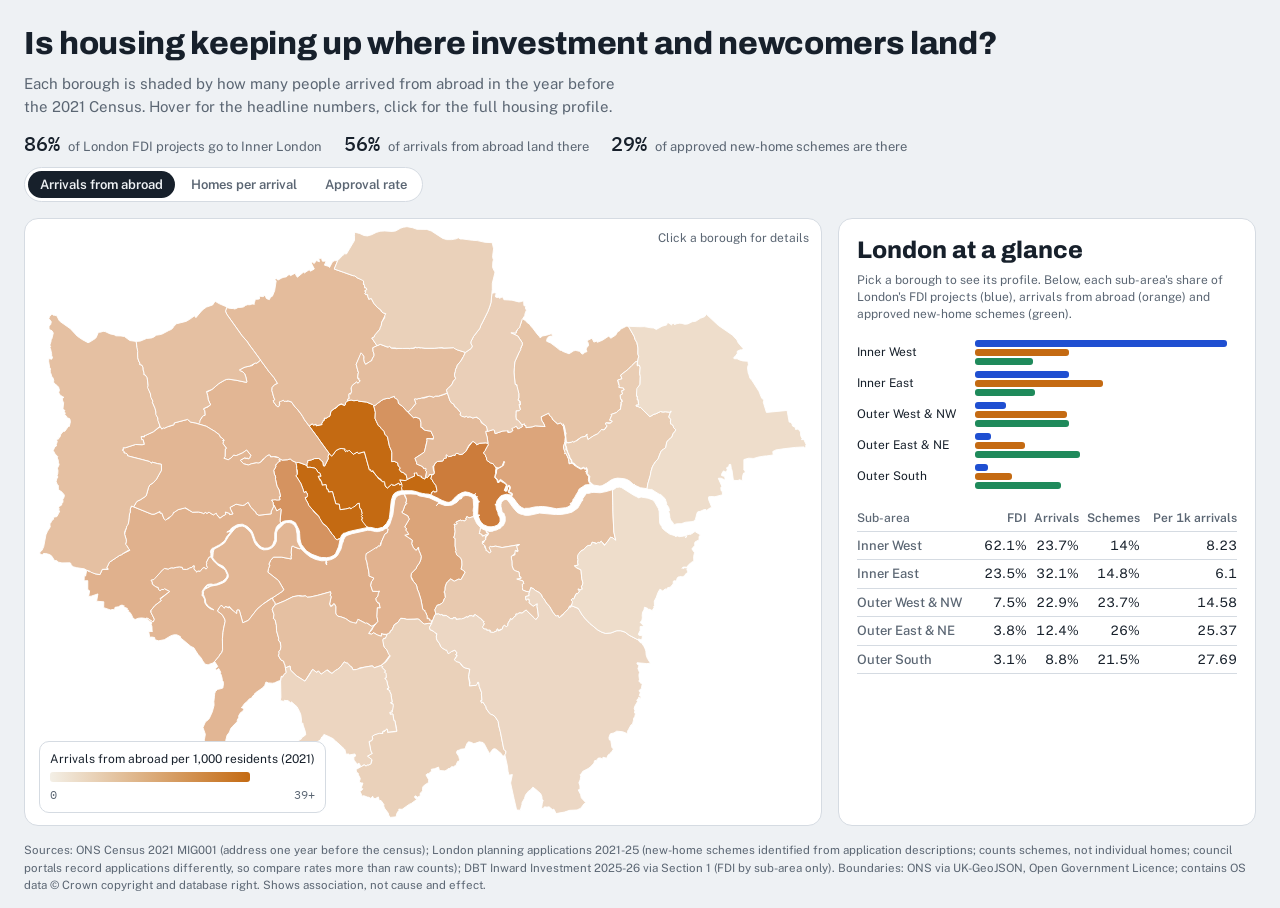
<file: sections/section2/output/london_map.html>
<!doctype html><html lang="en"><head><meta charset="utf-8"><meta name="viewport" content="width=device-width, initial-scale=1"><title>London Housing and Arrivals</title>
<meta name="claude:viewport-fit-sides" content="cover">
<link rel="preconnect" href="https://fonts.googleapis.com">
<link rel="preconnect" href="https://fonts.gstatic.com" crossorigin>
<link rel="stylesheet" href="https://fonts.googleapis.com/css2?family=Archivo:wght@500;700;800&family=Public+Sans:wght@400;500;600&family=IBM+Plex+Mono:wght@500&display=swap">
<style>
/* Layout: header with thesis + mode switch, map as the main surface, a detail panel that slides in from the right (bottom sheet on phones). */
:root{
  --bg:#eef1f4; --surface:#ffffff; --fg:#17202b; --muted:#5b6673; --line:#d5dbe2;
  --accent:#1f4fd1; --ramp0:#f3efe6; --dep:#c46a12; --fdi:#1f4fd1; --hou:#1f8a5b;
  --nodata:#cfd5dc; --stroke:#ffffff; --shadow:0 10px 30px rgba(23,32,43,.14);
  --f-display:"Archivo",system-ui,sans-serif; --f-body:"Public Sans",system-ui,sans-serif; --f-num:"IBM Plex Mono",ui-monospace,monospace;
}
@media (prefers-color-scheme: dark){:root:not([data-theme="light"]){
  --bg:#10151c; --surface:#18202a; --fg:#e8edf2; --muted:#9aa6b3; --line:#2b3542;
  --accent:#7ea2ff; --ramp0:#26303c; --dep:#ffaa55; --fdi:#6e98ff; --hou:#4fd19a;
  --nodata:#2f3945; --stroke:#10151c; --shadow:0 10px 30px rgba(0,0,0,.5); color-scheme:dark}}
:root[data-theme="dark"]{
  --bg:#10151c; --surface:#18202a; --fg:#e8edf2; --muted:#9aa6b3; --line:#2b3542;
  --accent:#7ea2ff; --ramp0:#26303c; --dep:#ffaa55; --fdi:#6e98ff; --hou:#4fd19a;
  --nodata:#2f3945; --stroke:#10151c; --shadow:0 10px 30px rgba(0,0,0,.5); color-scheme:dark}
html,body{height:100%}
body{background:var(--bg);color:var(--fg);font:15px/1.5 var(--f-body);display:flex;flex-direction:column}
.wrap{padding-left:max(16px,env(safe-area-inset-left,0px));padding-right:max(16px,env(safe-area-inset-right,0px))}
header{padding-block:18px 10px;display:grid;gap:12px}
h1{font:800 clamp(22px,3vw,32px)/1.1 var(--f-display);letter-spacing:-.01em;margin:0;text-wrap:balance}
.lede{margin:0;color:var(--muted);max-width:68ch}
.row{display:flex;flex-wrap:wrap;gap:10px 18px;align-items:center;justify-content:space-between}
.stats{display:flex;flex-wrap:wrap;gap:8px 22px}
.stat{display:flex;align-items:baseline;gap:8px}
.stat b{font:500 20px var(--f-num)} .stat span{color:var(--muted);font-size:13px}
.modes{display:flex;gap:4px;background:var(--surface);border:1px solid var(--line);border-radius:999px;padding:3px}
.modes button{font:600 13px var(--f-body);color:var(--muted);background:none;border:0;border-radius:999px;padding:6px 12px;cursor:pointer}
.modes button[aria-pressed="true"]{background:var(--fg);color:var(--bg)}
button:focus-visible,path:focus-visible{outline:2px solid var(--accent);outline-offset:2px}
main{flex:1;min-height:0;display:flex;gap:16px;padding-block:6px 16px;position:relative}
.mapbox{flex:1;min-width:0;min-height:320px;position:relative;background:var(--surface);border:1px solid var(--line);border-radius:14px;overflow:hidden}
svg{width:100%;height:100%;display:block}
path.b{stroke:var(--stroke);stroke-width:1.2;cursor:pointer;transition:fill .35s,opacity .2s}
path.b:hover{stroke:var(--fg);stroke-width:2}
path.b.sel{stroke:var(--fg);stroke-width:3}
.dim path.b:not(.same){opacity:.45}
.legend{position:absolute;left:14px;bottom:12px;background:var(--surface);border:1px solid var(--line);border-radius:10px;padding:8px 10px;font-size:12px;display:grid;gap:4px;max-width:calc(100% - 28px)}
.legend .bar{height:10px;width:200px;max-width:100%;border-radius:3px}
.legend .ends{display:flex;justify-content:space-between;color:var(--muted);font-family:var(--f-num)}
.hint{position:absolute;right:12px;top:10px;font-size:12px;color:var(--muted)}
.tip{position:fixed;pointer-events:none;z-index:20;background:var(--surface);color:var(--fg);border:1px solid var(--line);border-radius:10px;box-shadow:var(--shadow);padding:10px 12px;width:240px;font-size:13px}
.tip h3{margin:0 0 6px;font:700 15px var(--f-display)}
.tip .kv{display:flex;justify-content:space-between;gap:10px;padding:2px 0}
.tip .kv b{font:500 14px var(--f-num)}
.tip .k1{color:var(--dep)} .tip .k2{color:var(--hou)}
.tip small{display:block;color:var(--muted);margin-top:4px;line-height:1.35}
aside{width:380px;flex:none;background:var(--surface);border:1px solid var(--line);border-radius:14px;overflow:auto;padding:18px;display:grid;gap:16px;align-content:start}
aside .x{justify-self:end;font:600 13px var(--f-body);background:none;border:1px solid var(--line);color:var(--fg);border-radius:8px;padding:4px 10px;cursor:pointer}
aside h2{margin:0;font:800 24px/1.1 var(--f-display)}
.chip{display:inline-block;font-size:12px;font-weight:600;padding:2px 8px;border-radius:999px;background:var(--bg);border:1px solid var(--line);color:var(--muted)}
.pair{display:grid;grid-template-columns:1fr 1fr;gap:10px}
.big{border:1px solid var(--line);border-radius:10px;padding:10px}
.big b{display:block;font:500 26px var(--f-num)}
.big span{font-size:12px;color:var(--muted);line-height:1.3;display:block}
.big.d b{color:var(--dep)} .big.f b{color:var(--hou)}
h4{margin:0 0 6px;font:700 12px var(--f-body);letter-spacing:.06em;text-transform:uppercase;color:var(--muted)}
.ranks{display:grid;gap:5px}
.rk{display:grid;grid-template-columns:138px 1fr 36px;gap:8px;align-items:center;font-size:13px}
.rk .t{height:8px;background:var(--bg);border-radius:4px;overflow:hidden}
.rk .t i{display:block;height:100%;background:var(--hou);border-radius:4px}
.rk em{font:500 12px var(--f-num);font-style:normal;text-align:right;color:var(--muted)}
table{width:100%;border-collapse:collapse;font-size:13px;font-variant-numeric:tabular-nums}
td,th{padding:4px 0;border-bottom:1px solid var(--line);text-align:right}
td:first-child,th:first-child{text-align:left;color:var(--muted);font-weight:500}
th{font-size:12px;color:var(--muted);font-weight:600}
.note{font-size:12px;color:var(--muted);line-height:1.45;margin:0}
.empty{color:var(--muted)}
.empty h2{color:var(--fg);margin-bottom:8px}
.alist{display:grid;gap:6px}
.arow{display:grid;grid-template-columns:110px 1fr;gap:8px;align-items:center;font-size:12px}
.arow .bars{display:grid;gap:2px}
.arow .bars i{display:block;height:7px;border-radius:3px}
footer{padding-block:0 14px;font-size:11.5px;color:var(--muted)}
@media (max-width:820px){
  body{height:auto} main{flex-direction:column} .mapbox{height:62vh;flex:none}
  aside{width:auto} .hint{display:none}
}
@media (prefers-reduced-motion:reduce){path.b{transition:none}}
</style>

<header class="wrap">
  <h1>Is housing keeping up where investment and newcomers land?</h1>
  <p class="lede">Each borough is shaded by how many people arrived from abroad in the year before the 2021 Census. Hover for the headline numbers, click for the full housing profile.</p>
  <div class="row">
    <div class="stats" id="stats"></div>
    <div class="modes" role="group" aria-label="Shade the map by">
      <button id="m-arr" data-mode="arr" aria-pressed="true">Arrivals from abroad</button>
      <button id="m-pace" data-mode="pace" aria-pressed="false">Homes per arrival</button>
      <button id="m-rate" data-mode="rate" aria-pressed="false">Approval rate</button>
    </div>
  </div>
</header>

<main class="wrap">
  <div class="mapbox" id="mapbox">
    <svg id="map" role="img" aria-label="Map of London's 33 boroughs"></svg>
    <div class="hint">Click a borough for details</div>
    <div class="legend" id="legend"></div>
  </div>
  <aside id="panel" aria-live="polite"></aside>
</main>
<footer class="wrap">Sources: ONS Census 2021 MIG001 (address one year before the census); London planning applications 2021-25 (new-home schemes identified from application descriptions; counts schemes, not individual homes; council portals record applications differently, so compare rates more than raw counts); DBT Inward Investment 2025-26 via Section 1 (FDI by sub-area only). Boundaries: ONS via UK-GeoJSON, Open Government Licence; contains OS data © Crown copyright and database right. Shows association, not cause and effect.</footer>
<div class="tip" id="tip" hidden></div>

<script>
const DATA = {"w":1000,"h":770.8,"paths":{"E09000001":"M489.8,320.7L491.8,321.0L492.7,324.2L494.8,324.2L498.2,325.7L497.8,327.1L502.3,329.3L503.5,326.4L505.7,327.4L507.6,325.6L508.4,323.3L511.5,324.1L510.3,329.2L511.9,329.0L513.4,333.4L516.8,337.6L517.9,342.6L518.2,344.5L518.0,345.8L514.9,346.5L514.1,345.0L512.3,345.8L511.0,347.2L510.4,350.1L509.2,349.8L507.8,349.1L503.2,348.7L499.4,348.1L495.5,347.2L491.6,345.8L486.1,344.6L475.9,344.5L472.3,344.6L472.3,342.9L471.3,340.8L471.8,339.0L472.2,335.9L469.6,330.3L476.7,331.3L479.6,329.8L483.8,327.6L485.6,326.8L488.7,325.6L489.0,324.0L488.4,321.5L489.8,320.7Z","E09000002":"M688.5,294.4L690.8,299.4L690.7,301.3L693.4,305.0L693.8,308.3L691.1,309.2L690.4,306.5L689.6,302.4L686.7,296.0L684.9,296.2L685.3,294.7L683.7,289.7L683.3,287.3L685.3,280.9L686.6,281.1L685.7,284.9L686.2,286.3L686.6,288.4L686.3,291.2L687.9,291.8L688.5,294.4ZM779.9,181.0L781.9,180.4L783.4,183.5L782.7,191.4L783.5,195.5L783.2,205.7L780.2,211.4L778.5,221.1L779.8,221.2L779.6,225.9L780.8,225.7L781.2,231.4L781.8,232.5L778.1,233.0L778.2,234.2L780.6,234.5L782.5,236.0L783.8,235.7L787.1,239.2L796.1,247.9L801.4,244.7L803.8,244.2L809.8,241.2L813.2,241.9L816.0,241.5L821.7,242.1L823.7,240.4L823.7,241.8L822.3,243.5L820.7,248.4L823.2,251.2L822.8,254.8L823.5,257.0L824.6,257.9L825.8,258.9L826.6,260.2L827.1,261.6L829.7,264.8L829.0,267.2L826.4,269.6L824.7,274.6L820.6,277.9L818.0,281.1L816.7,288.4L815.4,289.8L811.7,291.8L810.2,293.9L806.7,303.0L803.4,306.6L801.0,310.3L799.2,313.6L797.4,319.6L796.6,324.5L793.3,335.6L792.4,341.9L783.7,340.7L776.3,337.3L775.4,335.7L774.8,336.8L774.0,335.9L769.6,331.9L765.9,329.9L762.1,328.8L754.0,328.1L749.4,328.9L745.5,330.5L739.8,334.6L733.6,338.0L730.8,338.5L723.4,337.3L722.1,336.9L717.6,332.8L717.2,329.2L717.7,325.9L714.3,322.0L714.7,317.3L713.4,314.3L711.6,315.4L709.6,314.0L706.1,315.5L700.3,312.2L696.9,308.5L694.8,308.1L693.8,304.2L692.0,301.8L691.4,300.0L688.9,294.2L687.8,290.6L687.2,287.2L686.1,285.0L687.0,281.2L689.4,282.2L693.9,281.3L695.4,280.2L696.7,281.3L699.3,279.8L700.8,279.2L706.3,274.9L709.2,274.2L712.8,273.2L713.0,271.6L714.1,270.6L713.7,272.5L715.2,277.8L722.5,272.9L727.9,270.3L730.2,268.1L731.6,266.1L732.8,264.8L736.0,265.2L737.5,264.2L740.3,259.8L737.9,257.5L738.6,256.0L743.2,256.8L745.3,256.0L747.1,253.7L743.6,252.5L746.2,246.2L745.4,245.1L752.4,242.6L755.6,239.2L757.6,238.5L758.0,235.5L758.9,231.3L758.3,229.0L760.2,228.4L759.4,225.5L757.7,224.3L757.4,219.9L760.3,218.4L759.3,214.1L762.6,212.9L761.4,210.4L755.7,209.8L756.1,207.4L755.6,205.5L754.1,200.1L759.6,198.5L757.9,193.7L767.3,186.5L772.5,181.3L778.0,175.9L779.9,176.8L779.3,180.9Z","E09000003":"M368.7,45.0L371.5,45.1L373.6,44.8L371.4,50.2L376.3,51.6L378.1,53.2L382.0,45.7L384.3,44.5L388.7,44.3L384.2,55.3L396.5,59.6L408.9,64.0L410.7,64.1L414.3,66.8L421.1,69.1L422.3,70.8L422.6,73.4L421.9,74.8L423.7,76.9L424.1,80.0L425.5,79.5L426.8,82.0L424.1,83.5L425.5,85.0L424.2,87.6L425.2,88.6L427.7,88.7L427.9,90.7L429.2,94.7L432.5,93.7L435.8,100.0L440.4,105.3L445.1,108.8L445.2,110.2L446.5,111.5L448.8,112.8L451.4,113.4L450.7,115.9L449.1,118.4L446.2,124.6L445.5,129.2L444.4,132.3L444.0,133.5L437.8,141.1L436.2,144.1L433.2,145.3L440.0,155.4L434.5,158.0L434.9,162.7L436.1,166.1L436.1,168.5L433.6,172.7L433.3,174.6L430.3,176.3L425.1,179.7L423.2,176.3L422.6,173.1L422.8,169.7L421.2,166.9L419.5,165.1L412.8,179.6L415.3,189.5L416.5,189.9L415.5,190.8L414.6,197.7L416.5,197.7L416.4,200.2L417.9,200.4L417.3,201.9L415.3,204.4L413.3,202.8L408.1,206.7L407.5,209.0L406.3,210.4L406.8,215.4L405.3,218.7L403.8,217.8L403.3,219.7L403.7,224.3L401.7,225.0L401.5,227.3L399.0,229.8L398.6,232.0L397.8,233.3L393.5,231.1L390.1,232.5L387.0,235.7L383.9,237.7L379.8,240.9L378.9,245.6L378.0,247.8L376.6,248.0L373.6,250.0L371.2,249.7L371.3,252.5L369.9,252.6L369.3,254.4L367.9,256.7L368.2,258.2L360.6,259.8L360.5,257.7L357.0,259.0L355.6,257.1L351.5,260.1L345.4,252.0L343.0,247.7L341.0,244.6L335.9,238.0L333.4,235.7L329.3,230.1L327.9,228.1L326.6,228.5L325.3,227.6L322.9,227.2L322.5,228.5L321.5,227.6L320.2,227.9L318.8,227.9L317.8,226.5L315.8,227.5L313.9,228.2L312.2,228.9L313.0,230.1L312.4,232.1L312.4,233.7L311.5,234.8L310.0,234.7L309.0,234.0L305.1,228.7L304.6,227.0L306.7,225.9L305.2,222.5L304.0,218.0L302.8,213.8L303.2,209.8L306.3,206.3L310.3,204.6L305.3,196.6L298.8,188.9L296.7,185.9L288.0,174.1L278.8,161.5L273.5,154.4L270.2,149.4L263.8,142.2L244.4,114.9L242.6,111.3L242.4,109.9L243.8,105.6L245.8,106.1L249.2,106.8L252.4,106.8L253.6,107.4L255.7,107.0L258.7,105.4L263.5,105.3L266.2,104.5L268.2,102.9L271.1,101.8L274.4,101.9L276.9,100.9L280.2,101.2L279.6,100.0L280.9,96.4L281.2,94.7L284.5,94.7L286.7,94.2L286.5,91.4L288.4,90.9L290.3,91.1L291.3,91.8L292.6,89.5L294.5,91.1L295.6,93.6L298.3,94.9L299.6,95.2L301.0,92.1L303.5,90.7L306.4,83.6L308.4,70.9L306.8,69.1L307.6,68.2L309.0,68.1L310.8,69.7L315.8,66.9L318.5,66.0L321.1,65.6L322.5,64.9L324.1,63.0L326.4,62.5L327.0,64.0L333.2,60.7L334.3,63.3L336.1,66.0L344.0,59.4L345.1,60.5L351.6,56.1L353.1,58.1L358.2,55.2L354.3,47.4L355.8,46.3L358.1,48.1L360.8,44.3L364.9,45.8L364.4,42.9L363.5,41.4L367.6,41.3L368.7,45.0Z","E09000004":"M774.8,350.4L779.0,352.5L781.5,353.9L783.6,353.1L785.1,352.9L793.7,354.3L799.1,356.4L801.9,358.7L807.1,367.8L808.2,371.7L808.8,386.4L809.9,389.2L810.7,390.1L811.9,391.6L811.9,393.1L815.3,396.4L821.8,401.1L825.4,402.3L829.8,403.6L829.9,404.9L830.4,403.6L832.6,403.6L834.4,404.5L836.7,404.2L839.6,403.8L840.8,403.2L841.6,404.1L842.3,402.8L843.7,404.9L842.3,405.7L843.8,405.0L843.4,402.7L847.3,401.4L848.8,401.7L852.2,399.7L853.6,398.4L855.1,397.9L862.2,402.3L860.2,404.1L860.2,408.7L855.3,411.1L854.5,412.8L854.7,416.1L851.8,418.9L850.9,420.6L854.3,425.4L853.1,430.3L853.4,436.3L850.2,438.1L846.5,441.2L844.3,444.4L839.6,444.1L838.1,445.9L839.4,444.6L839.4,446.3L840.2,445.1L844.9,445.0L844.3,448.3L845.8,448.7L845.1,450.8L844.5,452.7L842.9,452.9L841.5,455.3L840.2,456.1L838.9,456.7L836.5,456.8L835.4,456.1L834.4,457.0L833.0,457.0L831.5,458.9L830.6,462.5L828.1,461.9L826.6,462.7L826.4,466.1L822.6,470.4L818.9,471.3L818.6,472.5L817.1,473.3L816.1,472.6L812.9,475.4L810.2,473.6L809.1,473.1L806.8,476.9L804.2,484.0L801.8,488.6L802.0,494.5L801.1,495.5L801.4,497.2L799.0,500.9L794.7,498.9L793.7,499.8L792.8,497.8L789.0,496.6L788.3,500.2L786.5,503.0L786.0,507.2L786.2,510.4L785.6,513.5L783.4,516.5L787.5,520.2L786.9,521.5L783.3,521.8L783.4,526.7L781.0,531.7L781.7,533.1L786.5,533.9L785.5,538.8L783.9,538.8L781.2,537.9L780.7,539.2L769.2,533.2L763.5,529.0L758.1,527.2L752.9,527.2L745.2,530.1L738.4,530.8L733.4,529.1L728.2,526.4L717.7,517.7L711.8,511.7L707.7,506.6L702.6,498.1L693.6,494.5L694.5,492.0L694.9,490.6L695.0,489.0L693.2,487.1L695.1,485.2L696.6,486.0L697.3,484.7L698.0,483.1L700.2,478.5L701.3,479.3L704.4,475.4L702.5,473.8L703.0,472.5L704.7,474.3L706.6,473.1L707.9,473.0L706.6,469.1L707.8,468.3L708.7,464.9L707.2,459.3L706.3,449.5L705.9,447.6L700.8,445.4L697.8,442.8L702.6,441.5L701.8,438.1L702.3,434.3L701.7,432.2L701.9,428.5L704.8,424.6L706.0,423.2L709.9,421.3L712.5,418.2L714.8,416.5L716.3,415.9L718.8,416.0L720.7,411.8L723.1,412.2L725.2,413.6L726.8,413.4L728.6,411.6L730.1,412.6L732.6,410.5L736.8,416.1L739.5,412.3L741.2,410.4L744.7,405.2L747.4,406.0L751.5,409.2L749.0,398.5L747.8,372.1L747.7,363.6L747.2,344.1L752.6,340.2L756.7,339.8L759.3,340.6L774.8,350.4Z","E09000005":"M288.0,174.1L296.7,185.9L298.8,188.9L305.3,196.6L310.3,204.6L306.3,206.3L303.2,209.8L302.8,213.8L304.0,218.0L305.2,222.5L306.7,225.9L304.6,227.0L305.1,228.7L309.0,234.0L310.0,234.7L311.5,234.8L312.4,233.7L313.0,232.2L313.0,230.1L312.2,228.9L313.0,227.7L315.1,227.0L317.8,226.5L318.8,227.9L320.2,227.3L321.5,227.6L322.5,228.5L322.9,227.2L325.0,227.5L326.6,228.5L327.9,228.1L329.3,230.1L333.4,235.7L335.9,238.0L341.0,244.6L343.0,247.7L345.4,252.0L351.5,260.1L363.1,275.7L365.2,278.9L377.6,296.0L375.8,300.4L376.5,301.8L376.3,303.0L371.6,312.4L370.1,312.0L369.5,307.1L366.2,304.4L365.5,303.1L364.0,302.5L358.5,302.6L354.4,304.3L349.5,305.3L349.6,307.5L348.7,308.5L348.5,311.9L346.2,310.6L339.5,308.1L337.4,307.7L334.7,308.1L333.8,307.3L330.3,305.9L326.7,303.0L323.3,304.1L316.3,304.6L312.7,302.7L311.7,301.4L307.4,300.0L305.5,300.1L301.6,300.4L300.7,298.6L299.1,297.8L295.9,299.4L292.5,302.9L290.7,303.8L288.6,307.0L285.8,308.5L284.1,308.4L282.9,308.1L276.1,309.4L272.2,311.0L269.2,310.2L266.0,309.5L261.6,304.8L268.0,301.3L268.6,302.6L271.0,301.8L271.6,303.1L273.9,301.9L274.6,299.3L275.4,298.3L269.8,291.5L264.8,295.1L257.0,298.5L254.8,298.7L253.1,298.0L249.6,301.8L245.8,304.2L240.2,302.2L241.7,299.9L242.0,290.0L243.5,289.2L238.9,282.8L239.6,280.5L238.5,279.0L240.6,278.8L238.9,276.7L235.5,274.6L234.2,271.5L228.0,266.9L217.1,260.4L206.9,257.4L207.7,255.0L208.9,253.0L212.0,247.9L213.9,246.4L215.6,246.1L215.1,239.6L214.0,239.1L213.8,237.4L219.4,235.2L222.8,232.5L219.8,225.8L219.0,220.4L217.6,216.2L224.6,212.4L228.8,208.9L233.6,204.7L241.0,200.4L243.3,199.4L246.6,199.0L255.8,200.3L269.8,203.2L270.1,201.9L268.8,196.0L267.3,191.9L264.9,189.5L262.0,188.3L260.4,187.0L265.3,184.4L267.9,183.2L273.5,182.0L276.9,181.4L281.1,177.9L283.2,178.1L288.0,174.1Z","E09000006":"M657.9,485.7L661.0,491.1L664.9,495.3L669.3,503.0L673.3,508.0L676.5,507.6L677.5,510.2L679.3,509.3L680.7,507.7L683.3,505.8L683.7,504.5L689.6,498.9L691.4,495.9L693.0,496.7L693.6,494.5L702.6,498.1L707.7,506.6L711.8,511.7L717.7,517.7L728.2,526.4L733.4,529.1L738.4,530.8L745.2,530.1L752.9,527.2L758.1,527.2L763.5,529.0L769.2,533.2L780.7,539.2L783.3,542.6L785.4,543.4L788.3,547.8L789.7,550.6L790.8,553.8L791.2,558.9L792.7,563.3L796.7,569.6L795.4,569.8L791.8,570.1L779.4,569.0L779.1,570.3L781.8,572.7L780.4,576.9L781.3,578.4L782.6,581.9L781.8,584.1L781.8,586.4L782.5,591.3L781.6,593.2L783.4,593.6L783.2,595.1L784.8,595.9L785.9,597.1L785.0,602.5L781.6,605.6L783.0,606.9L783.5,608.2L782.2,612.1L784.5,613.0L784.0,615.5L781.4,614.0L780.7,616.0L778.8,618.1L780.1,619.3L776.2,626.0L775.5,629.4L776.6,630.8L775.9,634.4L777.2,634.8L776.9,636.8L776.3,639.5L775.0,641.2L774.5,644.7L773.3,649.1L771.4,650.2L768.7,655.2L769.5,656.2L768.1,656.0L766.9,658.3L766.8,660.4L766.6,661.5L760.5,659.0L752.7,658.3L749.2,660.6L744.7,661.6L743.6,663.5L742.6,667.0L743.3,669.9L744.7,669.5L745.3,672.0L746.5,679.5L748.5,681.6L746.8,684.4L744.0,687.3L744.0,689.2L742.5,688.5L741.5,689.5L739.6,693.5L734.8,692.3L734.4,694.8L731.4,693.2L728.6,693.4L726.7,696.1L723.8,696.9L723.2,699.4L722.3,700.9L718.3,705.1L715.5,707.1L708.3,710.8L707.2,712.9L705.1,715.1L705.8,717.5L705.1,721.6L703.4,725.6L704.8,729.7L704.9,734.1L702.5,734.9L705.6,740.8L706.6,745.3L712.4,751.6L710.1,753.0L705.9,758.8L701.0,761.1L691.3,761.6L684.4,763.9L673.7,765.8L670.8,760.1L668.8,760.6L664.5,757.0L661.8,757.5L658.5,757.0L657.4,758.7L654.6,759.5L655.7,752.1L656.8,748.3L655.4,747.4L655.1,743.7L653.6,739.9L647.4,734.4L643.4,731.3L640.2,735.0L637.5,736.7L633.8,741.5L632.3,746.2L629.2,751.7L629.1,754.0L627.0,761.4L622.2,761.2L618.8,746.4L614.3,725.9L616.6,714.9L612.2,715.8L610.9,710.5L610.1,703.6L607.1,690.2L607.0,688.9L607.8,687.9L608.3,684.4L607.1,683.8L605.4,681.7L600.9,659.0L598.9,651.3L598.1,645.6L594.1,639.4L590.3,636.6L588.9,636.7L585.9,633.6L582.7,629.1L582.0,626.1L580.9,624.5L578.0,620.2L576.5,621.4L575.4,618.5L577.0,618.1L576.2,609.9L576.5,608.2L573.4,600.1L572.6,594.6L571.2,594.6L570.9,596.8L569.1,598.5L560.6,599.1L561.4,595.3L559.5,587.2L561.1,577.3L554.9,575.7L552.6,574.6L549.6,570.6L547.8,568.6L543.2,567.5L541.0,565.0L544.0,560.8L544.6,559.1L542.7,558.6L544.4,556.2L541.6,552.5L537.1,554.4L534.0,556.8L532.6,557.0L530.8,552.4L528.9,552.4L528.0,551.4L525.8,550.4L523.2,548.0L521.8,544.4L518.8,540.3L517.6,537.8L517.4,534.3L518.2,531.2L515.4,529.6L513.8,527.9L509.1,525.7L508.5,522.8L511.4,517.6L511.7,516.1L515.6,506.4L516.8,505.6L520.5,505.4L522.8,506.6L524.0,506.0L526.2,507.6L527.9,507.6L530.3,507.4L535.6,511.2L537.6,511.6L539.1,511.7L539.5,510.2L543.0,510.5L543.1,512.5L548.5,511.8L549.9,511.9L555.1,510.3L555.8,509.2L557.1,509.2L558.8,509.7L560.0,507.8L563.9,507.6L564.9,508.4L566.7,508.3L566.5,506.7L568.7,506.5L573.6,510.4L575.5,511.3L577.6,514.3L579.6,515.5L578.7,516.4L579.8,517.4L579.1,520.3L577.7,522.0L578.1,523.5L579.5,524.9L583.3,525.4L583.1,526.7L587.6,526.6L587.2,528.8L591.9,529.5L595.3,527.8L596.6,527.4L596.6,524.9L597.9,525.3L598.5,527.6L600.5,526.7L603.5,525.1L604.3,521.8L606.5,520.0L608.5,522.2L611.1,520.1L610.6,518.6L611.9,515.3L613.1,514.7L614.0,511.5L616.2,512.6L618.4,509.6L620.2,508.3L621.5,507.3L621.1,505.5L623.4,505.5L625.1,504.2L626.6,503.9L629.2,504.3L634.5,500.2L645.3,510.8L647.3,512.8L650.6,508.4L650.0,502.8L648.8,495.6L649.1,491.9L644.3,495.0L642.8,494.6L641.8,493.4L638.3,490.6L638.8,489.4L638.4,486.1L636.7,485.8L634.5,487.4L633.8,482.6L638.5,481.5L638.3,478.4L639.2,476.0L640.6,471.0L644.1,472.4L646.5,474.6L651.5,477.3L654.4,480.2L655.7,483.5L657.9,485.7Z","E09000007":"M406.2,226.2L409.8,227.1L414.4,226.6L416.2,227.7L426.3,228.9L434.0,232.0L435.7,233.6L437.8,242.2L437.4,250.1L439.2,254.2L440.5,256.9L441.9,259.7L444.2,261.2L445.2,263.0L449.2,267.1L450.2,270.7L451.5,272.1L453.7,274.4L454.7,279.3L456.3,286.8L458.6,291.8L459.4,294.9L459.2,306.6L462.4,306.2L467.0,308.3L467.7,312.3L470.6,314.8L469.1,316.5L471.1,319.8L475.3,321.3L476.2,323.0L477.6,322.8L479.6,329.8L476.7,331.3L469.6,330.3L472.2,335.9L469.5,336.9L468.5,334.5L462.9,337.5L460.1,336.8L458.8,336.3L453.6,341.0L451.6,339.5L450.6,337.5L450.0,333.8L449.4,332.5L447.5,333.3L446.1,331.3L444.2,329.0L442.9,328.6L439.6,325.5L435.2,319.6L434.4,318.2L433.7,319.4L432.4,319.4L431.7,317.0L430.1,317.4L423.5,293.7L415.6,295.9L414.3,294.1L409.0,297.0L403.6,291.6L402.0,293.2L400.7,292.0L398.9,293.5L398.1,292.4L398.4,290.0L393.2,289.4L391.0,289.8L386.6,292.0L382.0,298.4L380.8,299.4L377.6,296.0L365.2,278.9L363.3,276.0L351.5,260.1L355.6,257.1L357.0,259.0L360.5,257.7L360.6,259.8L368.2,258.2L367.9,256.7L369.3,254.4L369.9,252.6L371.3,252.5L371.2,249.7L373.6,250.0L376.6,248.0L378.0,247.8L378.9,245.6L379.8,240.9L383.9,237.7L386.7,236.6L390.2,233.0L393.2,231.8L397.8,233.3L398.6,232.0L399.0,229.8L401.5,227.3L406.2,226.2Z","E09000008":"M474.9,511.3L478.9,512.4L489.6,512.2L492.7,511.9L494.6,512.4L500.0,517.4L502.0,518.6L506.9,517.7L511.4,517.6L508.5,522.8L509.1,525.7L513.8,527.9L515.4,529.6L518.2,531.2L517.4,534.3L517.6,537.8L518.8,540.3L521.8,544.4L523.2,548.0L525.8,550.4L528.0,551.4L528.9,552.4L530.8,552.4L533.1,556.2L537.1,554.4L541.6,552.5L544.4,556.2L542.7,558.6L544.2,559.7L541.0,565.0L543.1,566.8L547.8,568.6L548.9,570.8L552.6,574.6L554.9,575.7L561.1,577.3L559.5,587.2L560.7,595.4L560.6,599.1L569.1,598.5L570.9,596.8L571.2,594.6L572.6,594.6L573.4,600.1L576.5,608.2L576.2,609.9L577.0,618.1L575.4,618.5L576.5,621.4L578.0,620.2L580.9,624.5L582.0,626.1L582.7,629.1L585.9,633.6L588.9,636.7L590.3,636.6L594.1,639.4L598.1,645.6L598.9,651.3L600.9,659.0L605.4,681.7L607.1,683.8L608.3,684.4L607.8,687.9L607.0,688.9L607.1,690.2L603.8,690.8L602.4,687.9L595.8,682.1L593.5,681.1L591.5,681.6L590.3,683.0L588.3,685.6L587.4,688.9L585.5,684.7L584.2,683.0L580.0,674.9L578.3,673.1L573.6,672.2L568.0,674.2L565.6,674.4L563.5,673.1L559.4,672.1L557.2,674.8L554.7,681.3L549.2,681.9L547.0,683.2L544.8,683.5L543.9,685.5L543.9,686.9L546.6,691.0L547.7,695.2L547.7,697.6L545.4,697.5L543.7,701.0L543.6,702.9L542.2,703.0L539.4,705.1L537.7,704.4L535.2,706.8L532.5,707.4L530.8,709.1L528.6,710.1L521.4,709.6L520.3,705.2L515.4,707.2L510.9,708.0L511.0,711.2L509.4,711.7L507.8,713.8L505.4,713.9L503.9,715.4L507.4,721.6L507.3,725.3L501.8,728.7L499.7,731.1L499.3,735.9L498.1,738.0L496.4,739.1L496.4,742.8L492.6,744.4L490.6,742.7L489.0,743.5L489.2,745.0L490.9,746.4L492.7,746.8L484.6,752.7L482.4,753.5L472.8,760.3L468.4,760.0L468.6,761.7L467.3,763.2L465.8,765.8L464.9,770.1L457.2,770.8L455.1,767.7L454.8,765.5L449.8,758.7L448.7,755.7L449.1,754.2L445.2,748.7L442.9,748.9L441.7,744.1L437.5,746.4L435.2,745.6L434.3,743.2L433.3,744.6L431.9,745.9L428.5,744.3L427.3,744.3L422.7,742.4L420.4,743.2L418.8,738.8L417.6,737.2L420.8,734.6L421.4,733.3L419.1,733.3L421.6,726.0L419.3,725.8L416.8,724.7L418.2,720.1L415.7,715.2L415.4,713.0L413.5,712.3L412.6,708.3L419.0,704.7L423.5,701.8L424.3,703.2L426.0,703.4L427.9,702.2L429.2,702.4L432.0,700.9L433.5,696.3L427.5,690.9L433.8,687.2L432.5,685.6L431.9,683.9L429.6,671.8L433.2,670.5L433.5,669.1L434.5,668.4L433.1,665.5L436.7,663.0L442.5,660.4L447.5,661.3L447.0,659.1L449.1,659.1L451.6,657.0L451.8,655.7L453.3,655.3L454.2,660.2L455.3,659.5L463.5,659.0L465.5,658.7L465.8,656.8L463.3,644.5L462.1,644.7L460.6,635.8L457.3,636.3L456.7,633.6L458.2,633.0L460.1,633.2L458.8,631.6L460.1,631.5L459.8,629.6L460.8,625.5L460.7,622.4L459.5,622.8L457.4,621.2L459.8,620.4L458.3,611.4L458.3,610.1L456.6,606.8L456.7,605.4L453.0,603.4L454.4,603.1L455.4,601.7L454.0,598.4L452.7,592.4L450.1,589.2L452.0,588.6L451.0,583.3L449.6,581.5L451.0,579.7L446.6,575.2L447.3,574.1L445.2,572.7L451.9,567.7L457.4,559.9L455.5,558.5L452.8,552.1L449.8,549.1L448.6,546.0L447.5,539.3L448.0,537.9L451.0,537.1L452.2,534.4L453.1,531.9L454.9,530.7L457.0,529.9L457.5,527.5L459.3,526.7L462.5,519.5L467.4,516.2L470.9,511.1L474.9,511.3Z","E09000009":"M217.1,260.4L228.0,266.9L234.2,271.5L235.5,274.6L238.9,276.7L240.6,278.8L238.5,279.0L239.6,280.5L238.9,282.8L243.5,289.2L242.0,290.0L241.7,299.9L240.2,302.2L245.8,304.2L249.6,301.8L253.1,298.0L254.8,298.7L257.0,298.5L264.8,295.1L269.8,291.5L275.4,298.3L274.6,299.3L273.9,301.9L271.6,303.1L271.0,301.8L268.6,302.6L268.0,301.3L261.6,304.8L266.0,309.5L269.2,310.2L272.2,311.0L276.1,309.4L282.9,308.1L284.1,308.4L285.8,308.5L288.6,307.0L290.7,304.9L292.5,302.9L295.9,299.4L299.1,297.8L300.7,298.6L301.1,300.5L305.5,300.1L306.9,300.6L311.7,301.4L312.7,302.7L311.9,304.6L313.9,305.7L311.9,306.6L308.7,309.7L307.7,311.1L308.0,313.4L305.2,317.9L306.0,322.8L307.9,326.7L307.4,328.0L307.6,329.8L309.5,338.7L312.3,343.7L314.1,352.2L312.4,352.3L313.4,356.3L310.7,356.8L309.2,356.6L307.1,356.2L305.3,356.5L303.8,356.4L302.3,356.8L304.3,359.6L304.6,362.4L305.0,365.2L302.3,370.8L301.8,372.2L301.9,374.7L285.9,376.5L282.9,375.0L281.7,372.4L279.6,370.2L275.3,366.0L271.8,359.6L266.8,363.2L264.7,363.8L256.1,362.1L248.2,366.3L249.1,369.2L252.0,374.8L247.8,375.7L247.5,374.1L242.1,372.3L242.6,375.5L239.1,377.3L235.0,380.3L232.6,377.3L231.2,376.5L230.4,373.9L226.3,376.1L221.3,372.9L219.6,372.8L218.1,374.5L216.6,372.6L213.6,374.4L212.1,373.5L207.1,372.3L199.2,372.6L190.1,366.9L180.4,369.3L175.7,372.5L174.5,372.8L173.6,375.2L171.6,377.8L169.8,378.8L168.1,379.7L164.0,383.2L161.7,380.4L159.3,373.8L156.8,373.7L156.9,371.6L150.1,374.9L147.6,375.3L145.4,374.9L122.5,365.6L126.0,359.5L127.3,358.1L130.8,356.6L138.2,351.8L139.1,350.2L142.0,339.9L143.6,337.0L148.4,333.9L150.2,331.8L152.2,329.6L158.8,317.7L158.6,310.1L153.2,309.1L146.5,307.2L145.9,308.8L143.3,306.5L134.4,304.1L117.5,299.8L116.1,299.4L114.7,299.1L114.2,297.0L113.0,296.5L109.9,295.3L109.8,293.0L107.7,292.3L109.1,290.6L107.5,288.5L111.5,288.5L124.9,284.2L133.4,284.5L136.2,284.1L135.1,278.4L133.1,278.2L132.2,273.9L136.7,274.4L136.6,272.3L137.8,272.4L148.1,267.7L157.1,261.0L159.2,264.1L161.5,262.5L162.8,262.9L166.4,261.2L169.7,260.4L175.0,258.5L175.4,256.1L192.8,251.5L197.0,255.1L203.7,256.2L206.9,257.4L217.1,260.4Z","E09000010":"M486.5,1.4L492.1,3.4L505.0,3.6L510.8,5.6L525.8,15.3L530.9,16.9L537.3,16.9L543.1,15.9L546.1,14.5L548.5,16.0L552.0,16.1L564.8,17.8L570.8,18.2L581.0,20.4L590.3,20.9L592.1,28.9L590.9,38.0L590.9,40.3L591.9,43.3L591.1,46.2L590.8,53.2L592.7,57.3L593.6,58.7L593.8,60.2L590.4,73.9L590.4,81.9L589.9,86.8L588.7,99.0L586.9,104.9L584.5,111.0L577.2,125.7L575.4,128.9L574.5,132.0L573.6,133.4L566.0,143.2L562.5,150.1L562.3,152.0L563.9,155.2L564.1,156.7L562.6,159.1L555.3,164.1L544.9,160.8L541.7,159.4L540.0,157.9L527.4,158.5L524.9,157.8L520.5,158.1L514.8,158.7L502.7,158.7L498.1,158.0L496.1,158.1L494.9,157.5L493.6,157.7L491.7,158.3L490.9,157.1L488.7,157.8L487.0,158.7L483.9,158.6L483.0,159.5L481.8,158.8L473.6,158.9L465.5,158.8L463.8,158.3L458.1,158.2L456.5,155.9L454.8,157.1L452.9,156.8L444.2,153.5L440.0,155.4L433.2,145.3L436.2,144.1L437.1,141.4L444.0,133.5L443.8,132.2L445.5,129.2L446.2,124.6L449.9,118.9L450.2,115.8L451.4,113.4L448.8,112.8L446.5,111.5L445.7,110.0L445.1,108.8L440.4,105.3L435.8,100.0L432.5,93.7L429.2,94.7L427.9,90.7L427.7,88.7L425.2,88.6L424.2,87.6L425.5,85.0L423.9,84.2L426.8,82.0L425.5,79.5L424.1,80.0L423.7,76.9L422.6,74.5L422.3,70.8L421.1,70.1L414.3,66.8L410.7,64.1L408.9,64.0L396.5,59.6L384.2,55.3L388.7,44.3L395.1,37.6L396.6,36.7L396.7,35.1L400.1,35.7L410.6,18.0L410.7,11.3L410.7,7.2L417.2,8.8L422.9,11.5L427.5,12.1L433.0,10.5L439.0,7.5L444.0,6.0L450.1,5.6L459.7,6.3L464.3,5.6L470.7,2.0L474.5,0.7L479.1,0.0L486.5,1.4Z","E09000011":"M584.8,400.0L584.1,402.3L583.2,401.4L580.2,402.7L577.1,403.8L577.0,401.7L573.1,400.2L573.8,399.0L575.0,392.6L577.6,394.5L582.1,396.4L582.9,399.3L584.8,400.0ZM747.2,344.1L747.7,363.6L747.8,372.1L749.0,398.5L751.5,409.2L747.4,406.0L744.7,405.2L741.2,410.4L739.5,412.3L737.7,415.5L732.6,410.5L730.1,412.6L729.0,412.2L726.8,413.4L725.8,412.8L723.1,412.2L720.7,411.8L718.8,416.0L716.3,415.9L714.8,416.5L712.5,418.2L709.9,421.3L706.0,423.2L704.8,424.6L703.0,428.8L701.7,432.2L702.3,434.3L701.8,438.1L702.6,441.5L697.5,442.5L700.8,445.4L705.9,447.6L706.3,449.5L707.2,459.3L708.7,464.9L707.8,468.3L706.6,469.1L707.9,473.0L706.6,473.1L704.7,474.3L703.0,472.5L702.5,473.8L704.4,475.4L701.3,479.3L700.2,478.5L697.7,482.8L697.3,484.7L696.6,486.0L695.1,485.2L693.2,487.1L695.0,489.0L694.9,490.6L694.5,492.0L692.8,494.2L693.0,496.7L692.4,495.4L691.3,494.9L689.6,498.9L683.7,504.5L683.3,505.8L680.4,507.1L679.3,509.3L677.5,510.2L676.5,507.6L673.8,508.5L669.3,503.0L664.9,495.3L661.0,491.1L657.9,486.4L655.7,483.5L654.4,480.2L651.5,477.3L646.5,474.6L644.1,472.4L640.6,471.0L639.2,476.0L637.3,476.4L634.5,475.9L629.9,474.0L628.8,471.2L629.5,466.5L631.6,465.5L630.9,463.8L630.4,462.2L622.2,460.1L627.9,458.8L627.5,457.0L626.1,457.2L625.2,450.6L621.0,449.3L618.0,447.5L616.2,442.4L616.0,436.4L615.4,433.5L615.2,430.0L620.1,428.2L619.9,425.7L619.3,422.5L623.7,424.1L622.6,419.2L622.2,416.3L625.9,414.8L618.7,416.1L603.2,418.7L594.8,416.9L589.6,417.7L587.7,417.1L587.2,418.5L588.9,424.2L586.5,425.9L584.8,423.6L581.8,422.2L582.3,420.9L581.5,418.4L580.7,416.3L578.6,414.5L577.4,413.7L577.4,412.0L579.4,412.2L580.0,409.8L580.9,409.0L582.1,408.2L581.9,406.5L582.6,404.3L584.4,403.0L585.8,399.9L583.2,398.3L583.2,397.0L585.1,397.0L586.1,397.8L591.2,397.3L592.7,396.3L595.8,395.9L598.9,394.2L600.4,393.8L602.0,392.4L602.4,391.2L604.6,390.1L606.3,387.0L607.3,384.2L607.2,378.4L606.3,376.4L605.9,375.0L605.4,373.6L604.1,374.1L603.2,371.9L601.7,364.8L601.7,362.6L602.1,361.4L602.4,359.5L605.4,356.5L608.3,355.8L610.5,356.9L618.0,367.2L623.0,372.9L627.1,375.0L630.1,375.6L633.3,376.7L638.8,376.6L652.1,373.7L672.8,375.6L674.1,375.6L680.3,375.5L687.7,374.3L694.3,372.5L702.0,367.2L707.0,358.4L708.2,357.5L708.6,354.5L713.4,347.9L716.4,348.0L719.7,347.0L723.1,346.7L731.0,347.2L738.8,345.7L746.8,343.3Z","E09000012":"M531.9,217.1L535.2,227.1L537.6,230.4L540.1,231.5L541.4,234.6L543.8,236.2L549.1,242.6L548.5,245.8L550.2,246.6L554.2,248.3L556.9,247.5L558.4,248.7L561.3,248.0L565.0,249.7L568.7,248.3L573.7,251.1L575.5,253.5L576.0,255.9L582.5,260.1L583.7,263.5L584.1,266.9L581.9,266.9L582.0,269.0L583.7,274.6L584.8,282.6L581.6,282.1L574.1,282.6L570.1,284.6L569.5,283.2L565.1,280.0L559.7,285.5L556.2,292.6L555.3,293.8L551.3,296.9L548.1,297.5L545.7,296.0L544.1,295.7L542.3,296.7L541.8,298.6L539.6,298.2L536.5,299.6L533.4,300.1L530.4,297.5L530.0,299.2L530.7,301.8L527.4,302.5L525.9,305.7L518.8,306.4L516.0,308.4L514.8,311.0L512.9,313.1L513.9,318.9L514.7,320.2L514.2,322.8L511.7,323.5L508.4,323.3L507.6,325.6L505.7,327.4L503.5,326.4L504.7,319.6L503.2,318.4L504.0,316.7L503.7,315.2L501.6,316.0L499.3,312.9L491.4,309.5L491.8,307.9L489.5,302.3L498.2,296.6L501.9,293.9L505.3,279.3L505.1,276.4L513.4,277.4L513.6,273.9L510.3,266.8L503.1,265.8L500.7,264.6L499.5,262.4L497.3,262.0L497.3,255.3L495.8,250.5L490.7,248.6L487.6,249.3L480.6,242.0L485.1,237.4L490.6,230.6L488.7,224.9L490.0,224.6L492.2,225.1L493.6,224.3L496.2,224.3L497.8,223.5L501.5,223.7L508.6,221.1L514.1,222.5L515.2,221.7L516.2,221.1L520.4,221.1L525.4,219.8L531.9,217.1Z","E09000013":"M326.7,303.0L330.3,305.9L333.8,307.3L335.1,312.0L335.1,315.9L335.3,317.9L335.9,323.3L334.0,324.9L336.1,327.8L340.7,335.3L343.5,342.7L344.7,346.8L346.3,346.5L347.1,345.3L347.6,347.1L348.8,347.7L349.5,350.5L348.6,352.9L346.2,353.4L347.3,356.5L349.8,360.7L350.8,363.6L355.8,369.3L358.0,372.6L363.9,377.8L365.3,380.6L369.6,387.8L371.7,389.4L375.1,392.1L378.4,397.1L381.4,401.3L383.5,403.4L384.8,405.8L386.6,408.0L388.3,408.6L390.6,407.5L391.9,407.7L389.8,417.8L385.9,426.6L383.7,428.9L378.7,431.2L374.3,432.0L370.9,431.7L367.7,431.7L364.7,431.1L355.2,427.6L347.8,423.0L341.5,414.8L340.7,412.8L339.5,407.6L339.0,399.9L339.0,398.5L337.9,395.0L334.8,388.9L333.6,386.4L328.3,383.5L326.8,383.3L319.5,383.9L316.5,385.1L314.7,386.6L313.7,385.1L313.5,383.7L314.9,369.0L313.9,368.1L309.2,370.9L305.8,363.8L304.6,362.4L304.3,359.6L302.3,356.8L304.0,356.9L305.3,356.1L307.1,356.2L308.4,356.6L310.6,356.3L313.4,356.3L312.4,352.3L314.1,352.2L312.3,343.7L309.5,338.7L307.6,329.8L307.4,328.0L307.9,326.7L306.0,322.8L305.2,317.9L308.0,313.4L307.6,312.2L308.7,309.7L311.9,306.6L313.9,305.7L311.9,304.6L312.7,302.7L316.3,304.6L323.3,304.1L326.7,303.0Z","E09000014":"M452.9,156.8L454.8,157.1L455.9,155.7L458.1,158.2L463.2,158.9L465.2,159.2L473.1,158.4L481.8,158.8L483.0,159.5L483.9,158.6L487.0,158.7L488.9,158.6L490.9,157.1L491.7,158.3L493.6,157.7L494.9,158.0L496.1,158.1L498.1,158.0L502.7,158.7L514.8,158.7L520.5,158.1L524.4,158.4L527.4,158.5L540.0,157.9L541.7,158.6L544.9,160.8L555.3,164.1L552.8,169.4L549.4,175.2L544.8,180.8L543.7,184.4L542.5,186.1L542.2,189.2L541.2,192.2L541.2,194.6L542.6,198.0L541.4,199.7L539.6,201.6L538.0,205.3L535.7,208.3L533.6,210.0L531.7,211.7L530.7,213.6L531.9,217.1L525.3,219.3L520.4,221.1L516.2,221.1L515.2,221.7L514.1,222.5L508.6,221.1L501.1,222.9L497.8,223.5L496.2,224.3L493.6,224.3L492.2,225.1L490.0,224.6L488.7,224.9L490.6,230.6L485.1,237.4L480.8,241.8L478.6,240.4L473.3,234.5L468.0,230.6L467.7,228.3L467.5,227.0L465.6,224.6L462.8,223.5L462.7,221.4L457.8,223.0L456.5,224.1L453.4,224.0L448.8,225.1L446.4,226.4L440.5,230.7L437.8,233.0L435.7,233.6L434.0,232.0L426.3,228.9L416.2,227.7L414.4,226.6L409.8,227.1L406.2,226.2L401.5,227.3L401.7,225.0L403.7,224.3L403.3,219.7L403.8,217.8L405.3,218.7L406.8,215.4L406.3,210.4L406.7,209.1L408.1,206.7L413.3,202.8L415.3,204.4L417.3,201.9L418.2,201.1L416.4,200.2L416.5,197.7L414.6,197.7L415.5,190.8L416.5,189.9L415.3,189.5L412.8,179.6L419.2,164.6L421.2,166.9L422.8,169.7L422.6,173.1L423.2,176.3L425.1,179.7L430.3,176.3L433.3,174.6L433.6,172.7L436.1,168.5L436.1,166.1L434.9,162.7L434.5,158.0L440.0,155.4L444.2,153.5L452.9,156.8Z","E09000015":"M242.4,109.9L242.6,111.3L244.4,114.9L263.8,142.2L270.2,149.4L273.5,154.4L278.8,161.5L288.0,174.1L283.2,178.1L281.1,177.9L276.3,180.7L273.5,182.0L267.9,183.2L266.1,183.9L260.4,187.0L262.0,188.3L264.9,189.5L267.3,191.9L268.8,196.0L270.1,201.9L269.8,203.2L255.8,200.3L246.6,199.0L243.3,199.4L241.0,200.4L233.6,204.7L228.8,208.9L224.6,212.4L217.5,215.2L219.0,220.4L219.8,225.8L222.8,232.5L219.3,234.8L213.8,237.4L214.0,239.1L215.1,239.6L215.6,246.1L213.9,246.4L212.0,247.9L208.9,253.0L208.8,255.3L206.9,257.4L203.7,256.2L197.0,255.1L192.8,251.5L175.4,256.1L175.0,258.5L170.2,259.8L166.4,261.2L162.8,262.9L161.5,262.5L159.2,264.1L156.9,260.4L154.0,252.6L154.0,249.6L151.5,245.4L151.4,243.8L151.5,241.9L150.4,237.1L147.3,230.0L146.7,228.9L147.6,227.8L144.8,222.4L144.4,218.1L140.6,209.9L141.3,207.0L140.1,197.0L137.2,193.0L136.0,193.4L136.0,190.7L134.9,187.0L134.8,184.1L133.4,180.8L130.2,179.7L130.7,178.2L129.1,175.4L127.8,171.1L127.6,164.9L127.8,163.2L126.8,157.5L125.8,149.7L131.2,149.3L139.3,145.9L145.9,145.2L148.9,144.0L151.9,141.6L156.1,141.0L159.8,140.0L168.3,135.5L171.4,134.2L173.9,131.9L174.9,130.0L178.4,126.7L190.8,123.6L195.6,120.9L201.8,116.4L203.7,118.7L209.9,111.3L213.5,107.6L217.6,104.9L225.6,102.1L227.7,98.8L229.3,97.7L234.5,100.7L242.7,104.2L243.8,105.6L242.4,109.9Z","E09000016":"M869.8,114.4L885.5,129.0L903.8,141.6L909.6,147.8L911.2,151.4L916.2,157.3L917.7,159.0L916.0,160.9L914.3,160.6L910.1,162.4L910.0,165.5L908.3,167.9L906.6,169.7L905.1,171.2L906.2,172.3L909.9,172.4L913.4,174.1L917.5,175.2L924.0,175.6L924.6,179.9L923.4,183.8L924.3,190.9L925.3,193.3L926.7,198.1L928.7,199.8L938.4,215.1L942.0,224.0L944.0,225.3L944.5,227.0L944.0,229.0L948.1,242.4L975.1,239.8L977.8,255.0L979.2,255.3L981.5,257.0L982.1,260.1L985.8,261.9L986.1,264.6L989.5,264.1L992.6,268.0L992.8,272.7L994.6,276.5L993.9,277.9L996.9,277.7L999.9,284.2L999.2,286.6L1000.0,288.0L996.9,288.9L997.1,287.4L986.3,288.0L972.2,289.6L960.6,291.3L956.4,293.4L957.0,297.9L948.4,299.1L945.6,299.3L938.1,300.5L931.7,302.4L930.0,302.4L925.0,302.1L918.7,303.9L918.7,317.6L920.3,318.4L920.2,321.4L918.3,321.5L917.1,325.0L916.7,331.1L915.1,331.0L912.7,330.1L911.1,331.3L905.0,331.0L903.2,317.9L902.3,315.7L901.5,310.2L899.3,310.5L899.2,312.9L896.1,314.6L897.0,317.3L895.6,320.3L892.0,318.7L889.9,322.1L889.5,324.7L893.7,326.1L893.6,327.5L894.4,329.4L893.3,330.2L888.9,328.2L885.3,328.3L890.0,338.9L888.6,340.2L889.0,344.6L890.4,344.9L890.9,349.9L888.6,350.4L880.9,352.4L875.6,352.1L872.8,352.5L872.5,353.8L872.8,356.5L876.8,366.3L874.3,367.2L870.0,370.2L869.2,369.1L866.9,369.2L861.4,371.6L859.1,371.8L858.0,372.6L857.3,374.6L855.4,382.1L853.8,383.6L852.6,384.6L851.2,384.7L849.8,385.0L842.6,385.7L836.9,387.6L831.5,387.7L828.4,388.5L826.7,388.2L826.4,386.7L823.2,382.8L822.1,379.6L821.6,374.5L820.5,371.7L821.8,370.7L821.5,369.4L821.0,367.7L820.4,366.1L817.9,362.6L817.9,360.9L815.9,355.0L810.2,349.5L808.2,349.1L801.3,344.8L800.1,343.9L798.4,342.9L796.8,342.9L793.8,342.7L792.4,341.9L793.3,335.6L796.6,324.5L797.4,319.6L799.2,313.6L801.0,310.3L803.4,306.6L806.7,303.0L810.2,293.9L811.7,291.8L814.4,289.9L816.7,288.4L818.0,281.1L820.6,277.9L824.7,274.6L826.4,269.6L829.0,267.2L829.7,264.8L826.9,262.2L826.6,260.2L825.8,258.9L824.6,257.9L823.2,257.7L822.8,254.8L823.2,251.2L820.7,248.4L822.3,243.5L823.7,241.8L823.7,240.4L821.7,242.1L816.0,241.5L813.2,241.9L809.8,241.2L803.8,244.2L801.4,244.7L796.1,247.9L787.1,239.2L783.8,235.7L782.5,236.0L780.6,234.5L778.2,234.2L778.1,233.0L781.8,232.5L781.2,231.4L780.8,225.7L779.6,225.9L779.8,221.2L778.5,221.1L779.0,211.3L783.2,205.7L783.5,195.5L782.7,191.4L783.4,183.5L781.9,180.4L779.8,181.7L779.9,176.8L780.8,171.9L781.5,169.3L780.4,166.3L780.5,158.3L779.1,151.3L776.7,147.1L775.5,143.1L768.0,130.0L783.3,130.6L788.6,130.4L796.9,131.9L800.8,132.2L804.4,134.1L812.0,129.9L818.0,128.2L818.3,125.8L820.5,125.7L824.6,128.4L824.7,126.2L827.5,126.5L828.7,128.2L829.2,127.0L835.1,125.9L837.7,126.2L841.6,127.4L845.5,126.9L851.3,124.0L855.8,123.5L862.0,119.5L867.4,117.5L869.8,114.4Z","E09000017":"M19.1,115.7L22.2,116.3L25.2,122.3L26.6,123.9L39.8,133.1L49.0,143.0L55.7,147.5L62.9,151.4L65.1,150.6L72.4,146.0L73.6,144.5L76.5,137.7L79.0,137.7L82.6,136.6L85.3,136.9L91.8,139.9L97.0,141.0L99.2,142.4L105.9,142.6L110.5,143.4L116.4,147.8L117.6,148.6L125.8,149.7L126.8,157.5L128.5,162.2L127.6,164.9L127.8,171.1L129.1,175.4L130.7,178.2L130.2,179.7L133.4,180.8L134.8,184.1L134.9,187.0L136.0,190.7L136.0,193.4L137.2,193.0L140.1,197.0L141.3,207.0L141.2,209.6L144.4,218.1L145.4,221.8L147.6,227.8L146.7,228.9L147.3,230.0L150.4,237.1L151.5,241.9L151.4,243.8L152.0,245.1L154.0,249.6L154.2,251.7L156.9,260.4L148.1,267.7L137.8,272.4L136.6,272.3L136.5,273.7L132.2,273.9L133.1,278.2L134.7,277.6L136.2,284.1L133.4,284.5L124.9,284.2L111.5,288.5L108.7,288.5L109.1,290.6L107.4,291.4L109.8,293.0L109.9,295.3L112.5,295.5L114.2,297.0L114.7,299.1L116.1,299.4L117.5,299.8L134.4,304.1L143.3,306.5L145.9,308.8L146.5,307.2L153.2,309.1L158.6,310.1L158.8,317.7L152.2,329.6L150.2,331.8L148.4,333.9L143.6,337.0L142.0,339.9L139.1,350.2L138.2,351.8L130.8,356.6L127.3,358.1L126.0,359.5L122.5,365.6L119.6,364.5L118.0,368.5L118.1,372.3L117.1,374.6L116.6,379.4L115.7,386.8L114.8,389.3L113.4,390.7L113.2,392.4L110.7,398.3L110.7,401.5L112.8,408.4L112.9,410.6L111.9,414.5L113.2,415.7L115.3,419.4L117.2,421.3L107.3,427.3L106.6,428.3L104.5,428.7L90.8,437.9L87.2,445.6L89.5,446.7L81.5,447.2L78.5,454.0L72.1,452.9L66.9,451.0L65.0,449.5L61.2,448.2L58.0,446.5L48.2,445.0L43.5,443.8L40.7,441.0L40.5,439.4L39.3,438.6L28.9,438.7L24.5,437.8L21.4,435.5L19.4,436.0L15.7,430.0L14.4,428.9L11.8,427.6L7.7,426.5L4.7,426.5L3.5,428.0L1.8,427.7L0.0,426.9L0.1,424.5L1.8,423.4L3.1,421.9L5.1,417.4L8.0,402.1L9.9,397.7L13.7,391.6L13.4,390.3L13.3,388.2L13.2,386.8L14.6,386.2L15.3,384.3L16.0,383.2L18.2,381.6L17.7,380.2L18.3,379.0L22.3,378.3L23.9,375.4L24.4,373.7L25.6,372.7L25.7,371.2L24.6,369.7L25.4,367.8L24.3,367.0L25.5,364.7L27.0,364.4L27.2,363.2L28.6,363.3L28.5,361.6L29.8,360.1L30.3,358.3L29.9,355.4L31.2,354.4L31.5,352.8L32.1,351.3L31.7,349.7L29.0,346.4L24.3,343.1L24.1,339.5L24.5,338.3L22.6,336.0L21.3,332.6L22.1,329.1L23.6,326.7L22.6,324.6L23.4,322.3L23.7,318.3L23.0,315.2L25.2,310.6L24.4,307.9L23.9,304.1L22.6,301.8L23.4,300.1L22.1,298.6L20.1,296.9L17.5,292.0L19.8,287.1L21.9,286.0L21.5,284.3L22.8,280.3L22.1,278.8L22.4,277.3L24.8,276.9L24.6,275.2L26.2,274.8L27.5,270.6L29.5,268.6L30.9,267.2L32.7,267.0L37.2,260.7L38.5,260.7L39.9,254.7L39.4,251.6L38.8,250.4L35.4,249.4L35.0,247.5L32.5,245.5L33.2,243.5L32.0,241.1L32.8,240.0L30.2,237.8L31.1,229.6L29.9,227.5L29.3,224.6L30.5,223.7L31.1,222.3L29.7,221.7L26.7,220.0L24.9,217.1L24.7,215.9L25.7,213.6L24.5,209.5L22.8,207.5L18.4,204.1L18.0,202.5L18.2,200.4L17.2,197.4L15.5,195.1L14.6,192.0L13.8,190.2L13.6,188.0L13.9,185.4L12.8,183.6L11.5,175.4L11.8,172.4L13.2,172.2L15.0,173.1L16.1,172.2L16.5,170.2L15.5,168.7L15.4,165.5L13.9,159.0L13.1,157.9L14.2,156.8L13.4,155.5L13.4,153.7L14.7,149.6L14.7,147.7L15.7,146.4L17.6,138.8L15.9,135.8L13.0,134.6L12.0,132.6L12.1,129.8L14.1,127.7L15.0,124.1L11.8,119.8L13.0,116.8L15.5,114.6L16.7,114.5L17.5,115.5L19.1,115.7Z","E09000018":"M225.0,427.1L224.1,429.8L223.9,423.1L224.8,421.2L225.0,427.1ZM251.9,393.2L250.6,395.3L251.7,393.2ZM271.9,393.7L270.6,393.0L271.9,393.7ZM314.4,387.9L311.6,390.1L313.4,388.1L314.8,387.3ZM271.8,359.6L275.3,366.0L279.6,370.2L281.7,372.4L282.9,375.0L285.9,376.5L301.9,374.7L301.8,372.2L302.3,370.8L305.0,365.2L304.6,362.4L305.8,363.8L309.2,370.9L313.9,368.1L314.9,369.0L313.5,383.7L313.7,385.1L314.7,386.6L311.0,389.2L308.6,392.3L306.6,399.5L306.5,408.1L304.1,414.5L302.1,417.2L297.9,419.3L293.6,419.6L289.8,418.6L285.6,415.4L281.2,409.4L278.1,400.3L276.2,396.5L270.9,391.2L264.2,388.2L257.7,388.9L250.3,393.1L248.5,395.6L249.3,396.9L248.4,395.9L244.0,398.6L248.4,397.7L248.2,399.6L244.9,403.3L243.7,404.7L242.9,406.3L241.9,408.5L240.8,410.2L234.8,414.9L226.4,419.3L225.2,419.6L223.6,421.2L222.6,424.1L223.2,426.0L223.3,430.9L220.8,431.4L217.5,437.9L217.9,439.6L217.4,441.2L217.7,442.4L218.8,444.8L217.2,446.8L215.4,445.1L213.1,445.2L211.9,446.3L210.0,449.9L206.1,449.4L205.3,451.4L204.4,449.8L203.4,448.6L201.0,446.4L201.5,442.6L199.7,443.0L198.5,444.8L195.7,445.1L194.5,446.4L191.4,447.3L186.5,447.1L185.8,444.6L182.2,444.2L178.2,444.6L174.6,445.6L172.0,445.4L168.7,446.1L168.0,447.1L166.7,446.9L163.3,446.4L159.9,448.2L149.8,461.1L145.2,461.4L146.8,463.6L146.9,466.4L149.4,468.3L150.9,469.6L154.6,470.9L154.8,473.1L156.4,474.5L157.7,474.5L159.0,473.4L161.5,473.5L162.7,472.3L169.6,476.0L156.8,485.3L158.8,487.8L150.4,494.2L145.0,500.7L145.9,501.7L144.7,502.3L149.5,512.2L148.5,514.9L147.8,515.9L141.1,511.3L139.2,510.7L140.9,512.9L137.1,511.1L132.8,510.5L128.5,511.0L124.3,512.6L121.4,510.5L119.9,506.9L117.7,503.3L115.1,502.3L115.9,500.6L113.6,499.6L114.3,498.1L109.4,496.3L110.1,494.6L108.9,494.7L108.0,493.8L105.6,494.1L102.7,496.0L98.1,496.7L97.6,499.7L95.8,499.4L92.0,500.1L83.3,497.1L83.5,489.5L74.1,488.7L75.8,479.2L67.1,482.1L63.7,482.6L65.0,475.2L62.6,473.5L62.6,461.9L57.8,462.1L58.0,455.6L59.7,455.9L61.2,448.2L64.6,450.2L66.7,449.8L72.1,452.9L78.5,454.0L81.5,447.2L89.1,447.2L87.2,445.6L90.8,437.9L104.5,428.7L106.6,428.3L107.3,427.3L117.4,422.4L115.3,419.4L113.2,415.7L111.9,414.5L112.9,410.6L112.8,408.4L110.7,401.5L111.1,399.2L113.2,392.4L113.4,390.7L114.1,389.4L115.7,386.8L116.5,380.1L117.1,374.6L118.1,372.3L118.0,368.5L119.6,364.5L122.5,365.6L145.4,374.9L147.6,375.3L150.1,374.9L156.9,371.6L156.8,373.7L159.3,373.8L161.7,380.4L163.3,382.2L168.6,380.7L169.8,378.8L171.1,377.1L173.6,375.2L173.7,373.7L175.7,372.5L180.4,369.3L189.0,366.8L199.2,372.6L207.1,372.3L212.1,373.5L213.6,374.4L216.6,372.6L218.1,374.5L219.6,372.8L221.3,372.9L226.3,376.1L230.4,372.9L231.9,375.8L232.0,377.5L235.0,380.3L239.1,377.3L242.6,375.5L242.1,372.3L247.5,374.1L247.8,375.7L252.0,374.8L249.1,369.2L248.2,366.3L256.1,362.1L264.7,363.8L266.8,363.2L271.8,359.6Z","E09000019":"M465.1,224.0L467.5,227.0L467.7,228.3L468.0,230.6L473.3,234.5L478.6,240.4L480.2,242.1L487.6,249.3L490.7,248.6L495.8,250.5L497.3,255.3L497.3,261.5L498.6,262.8L500.7,264.6L503.1,265.8L510.3,266.8L513.6,273.9L514.0,276.7L505.1,276.4L505.3,279.3L501.9,293.9L498.2,296.6L489.5,302.3L491.8,307.9L491.4,309.5L499.3,312.9L500.8,315.7L503.7,315.2L504.0,316.7L503.2,318.4L504.7,319.6L503.5,326.4L502.3,329.3L497.8,327.1L498.2,325.7L495.0,325.1L492.7,324.2L491.8,321.0L490.1,321.6L488.4,321.5L489.0,324.0L488.7,325.6L485.6,326.8L483.8,327.6L479.6,329.8L477.6,322.8L476.2,323.0L475.3,321.3L471.1,319.8L469.1,316.5L470.6,314.8L467.7,312.3L467.0,308.3L462.4,306.2L459.2,306.6L459.4,294.9L458.6,291.8L456.3,286.8L454.7,279.3L453.7,274.4L451.5,272.1L450.2,270.7L449.2,267.1L445.2,263.0L444.2,261.2L441.9,259.7L440.5,256.9L439.2,254.2L437.4,250.1L437.8,242.2L435.7,233.6L437.8,233.0L440.5,230.7L446.4,226.4L448.8,225.1L453.4,224.0L456.5,224.1L457.8,223.0L462.7,221.4L463.6,222.9L465.1,224.0Z","E09000020":"M334.8,307.7L337.4,307.7L339.5,308.1L346.2,310.6L348.5,311.9L349.1,314.2L352.5,313.9L358.9,315.1L360.5,316.1L362.9,320.4L365.6,321.8L366.8,325.7L364.4,325.3L363.1,325.8L365.8,331.2L367.6,333.0L368.5,337.4L373.4,336.5L374.2,340.9L374.6,342.7L375.8,342.6L376.8,346.3L381.8,345.7L386.2,361.7L390.8,362.3L391.7,369.3L398.8,368.5L404.9,366.9L405.8,368.3L408.0,366.5L411.8,364.5L413.7,362.0L416.7,360.8L417.4,366.9L419.6,369.8L420.4,374.5L419.6,375.5L420.8,376.8L419.6,378.0L421.0,380.4L419.8,381.3L420.6,384.0L426.3,391.3L426.7,392.7L406.4,397.0L401.6,398.3L398.4,399.8L396.2,400.0L393.8,402.6L392.0,406.9L390.2,407.1L388.7,408.1L386.6,408.0L384.8,405.8L383.5,403.4L381.4,401.3L378.4,397.1L375.1,392.1L372.3,389.1L369.6,387.8L364.7,380.9L363.9,377.8L358.8,372.4L355.8,369.3L350.8,363.6L349.8,360.7L347.4,356.6L346.2,353.4L348.6,352.9L348.4,350.8L348.8,347.7L347.6,347.1L347.1,345.3L346.3,346.5L344.7,346.8L343.5,342.7L340.7,335.3L336.1,327.8L334.0,324.9L335.9,323.3L336.0,317.9L335.1,315.9L335.1,312.0L333.5,308.2L334.8,307.7Z","E09000021":"M307.0,512.9L308.7,520.1L308.9,527.2L311.7,537.1L311.3,539.2L311.7,540.3L313.3,540.9L314.6,548.0L313.9,552.1L312.0,554.4L312.3,556.8L311.4,559.9L314.7,565.5L318.1,566.9L319.1,570.3L320.0,572.1L320.5,575.7L321.6,581.8L318.2,584.8L316.7,587.8L315.2,586.7L314.2,592.1L310.8,593.1L306.3,595.2L303.6,595.7L298.3,595.3L295.1,594.1L293.5,598.6L290.9,601.7L281.6,608.1L280.3,609.5L279.8,611.2L277.7,612.4L276.8,614.7L273.0,616.5L270.2,620.0L267.9,621.6L266.0,623.7L264.4,626.4L262.9,627.5L266.7,629.1L264.5,632.6L262.1,633.9L259.6,638.0L259.5,640.6L257.7,643.6L257.5,645.9L251.7,651.9L249.1,654.9L247.5,659.4L244.3,663.7L242.6,670.5L243.2,675.7L241.7,678.8L240.0,679.7L236.1,684.0L232.8,685.8L229.2,690.1L226.6,692.4L220.7,694.8L216.7,694.8L215.5,695.2L213.4,693.2L212.7,690.4L214.6,688.0L213.9,683.3L214.8,669.0L216.0,662.4L212.9,653.5L216.0,646.3L220.1,643.1L221.2,641.6L225.1,633.1L227.4,624.4L227.1,619.7L227.9,612.7L228.3,608.7L229.3,606.4L232.1,603.6L234.1,603.4L238.8,602.0L239.7,596.5L239.2,593.2L238.1,592.5L238.0,589.8L236.5,584.3L235.1,582.4L236.2,581.6L233.5,576.6L230.2,578.9L229.2,576.7L232.3,573.9L228.1,567.4L233.7,560.8L234.7,558.9L237.6,555.3L238.5,552.2L238.3,537.6L239.0,529.6L239.9,523.9L241.9,514.9L241.3,512.1L238.1,506.4L231.9,501.6L233.9,497.6L236.4,494.0L239.5,496.2L240.8,498.0L242.0,495.7L247.0,497.5L246.6,496.1L252.0,501.0L254.5,502.7L255.3,503.9L256.9,504.9L257.3,500.3L260.2,500.2L264.9,516.9L272.2,513.7L283.5,499.1L291.0,492.7L300.8,486.2L303.5,484.4L304.6,488.2L306.8,490.3L307.0,493.4L305.5,495.9L304.4,496.6L303.3,499.5L305.6,506.4L304.8,511.2L307.0,512.9Z","E09000022":"M475.4,349.0L476.3,351.9L478.3,355.6L478.4,358.7L477.1,359.3L478.0,360.8L476.1,364.4L473.8,371.2L472.4,371.8L473.0,373.6L480.2,377.4L481.3,380.4L482.2,381.3L476.0,392.0L478.4,393.8L477.4,396.2L479.3,397.5L481.2,401.4L476.2,402.6L479.4,404.7L486.0,409.1L485.2,413.7L486.7,417.2L487.2,418.5L490.7,422.4L492.9,420.7L493.5,418.8L494.6,422.5L496.5,426.7L497.7,430.3L497.0,434.9L495.2,439.0L492.2,443.1L490.9,446.1L484.9,452.3L484.2,456.1L485.1,459.5L487.3,462.6L490.8,466.8L491.8,468.8L492.5,472.8L494.4,477.2L497.3,486.6L499.6,498.8L500.6,500.2L502.7,501.1L502.5,502.4L503.4,503.3L505.3,507.7L505.5,511.6L507.6,510.9L508.6,513.8L509.8,513.2L510.9,514.3L510.6,515.7L511.4,517.6L506.9,517.7L502.0,518.6L500.0,517.4L494.6,512.4L492.7,511.9L489.6,512.2L478.9,512.4L474.9,511.3L470.9,511.1L467.4,516.2L462.5,519.5L459.3,526.7L457.5,527.5L457.0,529.9L455.4,531.3L453.1,531.9L447.2,531.8L446.2,530.7L445.6,534.4L440.8,532.9L435.5,529.9L432.8,531.8L429.0,530.8L430.2,529.1L433.4,526.1L435.0,522.7L438.1,518.7L441.1,515.2L439.9,508.6L440.5,497.3L444.2,497.6L442.7,490.8L441.1,491.1L438.9,487.5L438.7,484.9L441.3,481.9L441.6,478.9L443.3,475.4L441.1,476.0L434.3,475.7L431.8,468.1L432.9,463.0L434.6,461.1L435.8,458.4L429.4,455.7L429.8,454.6L428.9,448.0L427.5,442.4L427.1,438.7L425.6,433.9L425.3,430.0L426.0,426.7L434.9,421.2L438.2,419.1L439.4,419.3L440.5,418.4L442.2,416.3L443.6,417.0L444.8,415.9L445.1,414.6L445.7,411.4L449.6,402.7L450.5,400.9L453.4,399.3L454.7,394.6L452.6,394.1L455.7,390.0L456.7,388.2L460.7,375.8L463.0,357.7L464.2,354.2L465.8,352.1L467.7,350.7L472.4,349.2L475.4,349.0Z","E09000023":"M566.0,378.3L570.2,387.4L575.0,392.6L573.8,399.0L573.1,400.2L577.0,401.7L577.1,403.8L580.3,403.2L582.6,401.5L584.1,402.3L581.7,403.6L581.4,407.0L581.5,408.4L579.4,410.2L577.4,411.0L579.6,410.5L577.4,412.0L577.4,413.7L578.6,414.5L580.7,416.3L580.4,418.0L582.3,420.9L581.8,422.2L584.1,423.4L586.5,425.9L588.9,424.2L586.4,418.8L587.7,417.1L589.6,417.7L594.8,416.9L603.2,418.7L618.7,416.1L625.9,414.8L622.2,416.3L622.6,419.2L624.2,423.1L620.4,422.3L619.9,425.7L619.4,427.2L615.2,430.0L615.4,433.5L616.0,436.4L616.2,442.4L618.0,447.5L621.0,449.3L625.2,450.6L626.1,457.2L627.5,457.0L627.9,458.8L622.3,459.8L630.4,462.2L630.9,463.8L631.6,465.5L629.5,466.5L629.9,470.8L629.9,474.0L634.5,475.9L637.3,476.4L639.2,476.0L638.3,478.4L638.5,481.5L633.8,482.6L634.5,487.4L636.7,485.8L638.4,486.1L638.8,489.4L638.3,490.6L641.6,493.3L642.8,494.6L644.3,495.0L649.1,491.9L648.8,495.6L649.8,502.0L650.6,508.4L647.3,512.8L645.3,510.8L634.5,500.2L629.2,504.3L626.6,503.9L625.1,504.2L623.4,505.5L621.1,505.5L621.5,507.3L620.2,508.3L618.4,509.6L616.2,512.6L614.0,511.5L613.1,514.7L611.9,515.3L610.6,518.6L611.1,520.1L608.5,522.2L606.5,520.0L604.3,521.8L603.5,525.1L600.4,525.5L598.5,527.6L597.9,525.3L596.6,524.9L596.6,527.4L595.3,527.8L591.9,529.5L587.5,529.3L587.6,526.6L583.1,526.7L583.3,525.4L579.5,524.9L578.1,523.5L577.7,522.0L579.1,520.3L579.8,517.4L578.7,516.4L579.6,515.5L578.0,513.9L575.5,511.3L573.6,510.4L568.7,506.5L566.5,506.7L566.7,508.3L564.9,508.4L563.9,507.6L560.0,507.8L558.8,509.7L557.1,509.2L555.8,509.2L555.1,510.3L549.6,512.8L548.5,511.8L543.1,512.5L543.0,510.5L539.5,510.2L539.1,511.7L537.6,511.6L535.6,511.2L530.3,507.4L528.1,507.1L526.4,507.1L524.0,506.0L522.8,506.6L520.5,505.4L516.8,505.6L515.5,499.8L518.1,494.3L522.1,493.1L525.4,490.8L526.4,489.4L528.1,484.9L529.2,483.9L528.5,477.6L527.4,477.0L528.8,474.4L529.0,470.1L530.7,465.2L532.2,463.2L536.2,459.6L540.7,462.7L546.3,460.0L549.7,460.4L555.1,450.7L551.5,447.7L549.7,446.9L550.9,441.5L550.7,436.2L549.5,432.8L546.9,430.5L544.1,428.5L543.6,427.1L542.5,423.6L543.2,422.6L541.9,416.6L542.0,406.9L540.1,405.8L541.2,402.5L541.9,398.1L541.5,393.3L541.0,392.1L541.8,390.8L540.5,388.0L542.1,388.7L544.8,387.7L542.9,385.7L545.9,384.1L549.3,382.7L550.1,383.8L551.4,383.3L554.4,384.0L556.6,382.1L555.8,380.6L556.9,380.0L556.4,378.8L557.8,378.5L560.2,379.9L566.0,378.3Z","E09000024":"M380.2,482.8L378.1,492.5L379.6,495.7L382.4,494.3L382.6,492.6L384.4,492.2L386.2,495.8L386.1,504.0L386.5,505.5L388.9,508.3L392.6,509.0L399.1,511.4L404.9,515.5L409.2,516.6L412.9,517.5L414.5,513.6L415.0,512.3L425.2,517.6L426.4,517.1L433.3,521.6L438.1,518.7L434.7,522.5L432.7,525.3L430.2,529.1L429.0,530.8L432.8,531.8L435.5,529.9L440.8,532.9L445.6,534.4L446.2,530.7L447.2,531.8L452.9,532.5L452.6,534.5L451.0,537.1L448.9,537.2L448.1,539.2L448.6,546.0L449.8,549.1L452.8,552.1L455.9,557.6L456.8,559.0L450.8,567.4L445.3,572.6L436.3,575.6L434.8,573.6L433.4,573.1L423.6,574.8L417.2,575.8L415.3,577.0L413.7,578.5L408.6,578.2L407.3,574.9L405.9,574.2L403.1,571.1L401.5,569.6L399.7,569.3L397.3,567.9L392.1,574.7L388.6,577.6L385.8,579.1L381.2,583.0L379.8,581.8L375.6,578.4L367.1,583.9L363.4,579.6L361.6,581.8L357.0,578.4L355.9,577.7L351.7,583.9L346.0,593.1L334.7,585.9L327.3,578.7L326.5,573.3L320.5,575.7L320.0,572.1L319.1,570.3L318.1,566.9L314.7,565.5L311.4,559.9L312.3,556.8L312.0,554.4L313.9,552.1L314.6,548.0L313.8,541.9L311.7,540.3L311.3,539.2L311.7,537.1L308.9,527.2L308.7,520.1L307.0,512.9L304.8,511.2L305.6,506.4L303.3,499.5L304.4,496.6L305.5,495.9L307.0,493.4L319.3,488.3L330.4,482.8L337.3,481.6L338.5,481.9L343.3,482.2L346.4,481.7L347.9,482.4L348.9,483.5L352.7,483.3L356.7,482.4L362.1,481.2L379.3,476.4L379.7,479.1L378.6,481.3L380.3,482.0Z","E09000025":"M670.4,252.2L671.1,253.6L672.1,254.5L673.4,255.0L675.4,257.5L679.7,256.0L683.3,260.9L683.7,264.2L685.8,274.6L685.3,280.6L683.3,287.3L683.7,289.7L686.0,294.3L684.9,296.2L686.7,296.0L689.6,302.4L690.4,306.5L690.5,309.4L693.5,308.9L696.4,309.6L696.8,310.9L699.3,312.7L705.3,316.3L706.7,316.3L709.6,315.1L711.0,316.4L713.4,316.3L713.5,319.4L711.9,319.4L713.1,320.3L713.1,322.0L716.2,326.4L715.8,330.3L716.7,334.0L719.0,336.2L717.8,335.7L716.3,336.5L711.4,337.1L708.9,339.0L704.6,341.8L703.2,343.1L702.2,346.2L700.4,348.7L696.9,355.2L695.7,355.7L695.5,357.8L693.6,360.8L692.0,361.0L692.9,362.1L691.7,364.3L688.3,366.0L686.1,366.7L674.1,368.1L663.0,365.9L655.7,365.1L650.7,365.3L645.9,365.7L638.4,367.4L633.5,367.5L632.4,368.1L628.8,366.4L625.5,364.0L621.7,359.3L620.8,358.0L619.9,356.7L618.7,355.1L615.9,352.1L616.9,348.8L616.1,347.7L612.2,346.0L614.1,341.1L613.9,339.5L612.9,337.7L611.4,337.5L610.0,338.9L609.0,343.6L607.6,344.4L609.7,337.1L608.6,335.4L601.3,329.8L599.6,330.9L598.3,332.9L596.8,329.3L594.3,327.0L594.2,325.4L595.9,321.5L596.0,318.6L596.7,316.2L601.9,313.6L605.2,311.3L605.4,309.5L606.5,307.4L605.7,306.0L603.5,311.5L601.7,313.4L600.1,313.9L599.0,314.6L597.4,315.1L596.2,313.5L596.2,315.5L595.1,321.3L594.8,319.7L595.2,316.8L595.5,315.2L594.1,312.6L592.1,310.8L591.6,309.3L588.2,308.3L583.7,305.2L582.8,303.3L583.1,301.8L581.9,300.1L581.5,298.1L579.3,295.6L579.4,294.0L581.4,292.2L582.0,290.2L583.2,288.6L583.4,287.2L584.8,286.1L585.3,284.1L584.8,282.6L583.7,274.6L582.0,269.0L581.9,266.9L584.1,266.9L591.5,264.9L593.2,265.7L594.1,270.1L604.0,266.7L608.1,265.9L610.3,266.3L610.9,268.7L615.7,267.6L617.2,265.6L615.8,263.4L617.6,261.6L621.7,260.5L623.7,263.8L629.9,260.7L628.5,258.0L631.0,258.2L632.0,256.9L632.6,259.4L634.3,259.4L634.4,262.2L642.5,261.2L646.4,259.9L659.2,260.8L656.6,255.1L655.2,254.0L654.1,248.1L664.0,243.3L665.2,246.5L666.7,247.6L668.5,249.3L668.9,251.6L670.4,252.2Z","E09000026":"M643.2,132.5L648.8,139.9L652.0,143.6L652.7,144.9L656.1,142.6L661.1,141.7L667.3,139.8L668.8,141.3L668.6,143.0L666.0,142.8L663.8,143.6L661.8,146.3L661.3,149.5L666.7,151.9L676.3,159.1L678.5,161.3L680.2,161.1L682.5,162.8L690.6,165.9L696.7,162.0L699.2,161.5L704.4,162.7L707.6,166.3L709.7,165.6L710.5,164.3L714.0,163.0L713.0,160.6L713.2,159.2L714.1,156.8L715.4,156.2L716.0,154.5L715.3,151.1L713.7,149.0L720.5,145.5L723.0,150.6L726.9,149.2L727.4,150.9L734.2,148.2L742.6,142.6L744.9,145.6L751.5,141.5L753.7,137.4L757.0,135.4L757.4,134.0L765.2,130.0L768.0,130.0L775.5,143.1L776.7,147.1L779.1,151.3L780.5,158.3L780.4,166.3L781.5,169.3L780.8,171.9L779.9,176.8L778.0,175.9L772.5,181.3L767.3,186.5L757.9,193.7L759.6,198.5L754.1,200.1L755.1,205.4L756.1,207.4L755.7,209.8L761.4,210.4L762.6,212.9L759.3,214.1L760.3,218.4L757.4,219.9L757.7,224.3L758.5,226.0L760.2,228.4L758.3,229.0L758.4,230.4L758.0,235.5L757.6,238.5L755.6,239.2L752.4,242.6L745.4,245.1L746.2,246.2L743.6,252.5L747.1,253.7L745.3,256.0L743.1,255.9L738.6,256.0L737.9,257.5L740.3,259.8L737.5,263.3L736.0,265.2L732.8,264.8L732.6,266.0L730.2,268.1L727.9,270.3L722.5,272.9L715.2,277.8L713.7,272.5L714.1,270.6L713.0,271.6L712.8,273.2L709.2,274.2L706.3,274.9L701.1,278.3L699.3,279.8L696.7,281.3L695.6,280.6L693.9,281.3L689.6,281.7L687.0,281.2L686.6,277.4L686.1,271.8L686.6,269.3L685.6,267.3L684.6,260.9L682.9,257.2L684.7,262.1L685.4,267.5L686.4,269.3L685.8,272.2L686.6,281.1L685.3,280.6L685.8,274.6L684.7,264.1L683.3,260.9L679.7,256.0L675.4,257.5L673.4,255.0L672.1,254.5L671.1,253.6L670.4,252.2L668.9,251.6L668.5,249.3L666.7,247.6L665.2,246.5L664.0,243.3L654.1,248.1L655.2,254.0L656.6,255.1L659.2,260.8L646.4,259.9L642.5,261.2L634.4,262.2L634.3,259.4L632.6,259.4L632.0,256.9L631.0,258.2L628.5,258.0L624.7,253.2L623.4,252.3L621.9,252.0L621.2,248.4L621.3,243.7L621.5,240.2L625.4,240.1L626.9,238.5L625.3,231.9L627.1,232.2L626.8,227.6L625.1,226.9L623.9,226.4L625.0,223.5L625.0,217.7L622.4,209.6L622.5,208.1L622.8,206.4L620.2,205.7L618.7,189.7L619.0,185.6L619.3,183.6L619.7,176.6L625.1,164.6L627.1,160.0L629.7,153.6L629.3,151.1L623.7,142.7L614.7,138.5L621.6,138.8L621.8,137.2L623.1,135.0L623.6,133.4L624.6,132.3L626.3,131.4L626.3,130.0L626.9,128.6L628.2,124.5L628.8,122.8L628.9,121.0L629.2,119.8L633.5,122.4L636.2,125.5L638.8,127.0L640.8,129.8L641.7,130.9L643.2,132.5Z","E09000027":"M224.2,467.8L219.6,470.1L215.9,471.6L218.6,468.4L223.4,467.4ZM255.2,391.7L252.1,394.4L253.3,392.4L255.2,391.7ZM256.2,391.3L258.7,389.7L261.0,389.5L256.2,391.3ZM338.0,414.9L340.3,418.6L339.8,420.6L332.5,418.0L330.7,416.8L328.9,417.2L328.5,419.0L327.9,425.7L328.6,428.5L327.7,429.7L327.8,431.0L328.1,433.6L315.4,431.2L304.8,431.2L301.2,435.4L298.8,440.7L300.2,441.5L298.4,446.2L297.5,450.8L311.5,461.8L318.2,473.3L316.9,475.6L303.5,484.4L300.9,485.6L291.0,492.7L283.5,499.1L272.2,513.7L264.9,516.9L260.2,500.2L257.3,500.3L256.9,504.9L255.3,505.0L254.5,503.9L252.0,501.0L247.2,495.5L247.3,497.2L242.0,495.7L241.5,498.0L238.9,496.8L237.5,494.2L233.9,497.6L231.9,501.6L238.1,506.4L241.3,512.1L241.9,514.9L239.9,523.9L239.0,529.6L238.3,537.6L238.5,552.2L237.6,555.3L234.7,558.9L233.7,560.8L228.1,567.4L225.6,569.4L219.9,571.5L218.3,571.6L216.4,571.0L215.1,570.0L212.6,566.6L210.8,563.1L206.6,558.3L203.6,553.7L200.9,549.4L197.2,547.8L187.9,540.0L183.8,536.7L183.5,534.9L179.1,532.7L177.2,532.4L174.3,532.7L170.7,534.0L162.4,539.0L155.0,540.4L150.3,539.1L149.8,536.1L146.4,535.5L143.4,535.7L142.1,528.1L147.0,528.2L146.5,526.7L146.3,521.7L145.2,518.6L146.4,517.1L140.9,512.9L139.2,510.7L141.1,511.3L147.8,515.9L148.5,514.9L149.5,512.2L144.4,502.0L145.9,501.7L145.0,500.7L150.4,494.2L158.8,487.8L156.8,486.2L169.6,476.0L162.7,472.3L161.5,473.5L159.0,473.4L157.7,474.5L156.4,474.5L154.8,473.1L154.6,470.9L150.9,469.6L149.4,468.3L146.9,466.4L146.8,463.6L145.2,461.4L148.9,460.4L159.9,448.2L162.6,446.0L166.7,446.9L168.0,447.1L168.7,446.1L172.0,445.4L174.6,445.6L178.2,444.6L182.2,444.2L185.8,444.6L186.5,447.1L191.4,447.3L194.5,446.4L195.7,445.1L198.5,444.8L199.7,443.0L201.5,442.6L201.0,446.4L202.9,449.0L204.4,449.8L204.6,451.0L206.1,449.4L209.2,449.8L211.9,446.3L213.1,445.2L215.4,445.1L216.8,446.9L218.8,444.8L217.7,442.4L217.4,441.2L217.9,439.6L217.5,437.9L220.8,431.4L223.3,430.9L226.1,435.5L232.5,441.7L240.3,446.7L242.1,448.5L244.6,454.2L244.0,457.1L242.3,459.5L238.4,462.8L230.4,466.1L226.2,466.9L223.6,466.2L219.4,466.8L216.9,468.5L213.1,473.7L211.9,476.2L212.1,479.6L211.3,480.9L213.4,482.9L214.6,485.4L214.9,486.6L215.3,490.8L218.0,495.1L222.9,498.8L225.4,499.4L227.1,500.0L220.4,495.8L217.1,491.8L216.3,489.8L216.3,487.0L214.7,482.9L213.5,480.0L213.5,476.0L214.6,474.0L216.4,472.6L223.1,469.1L232.3,467.4L238.2,465.2L242.1,463.0L245.7,457.7L246.0,455.7L245.8,453.8L243.1,447.9L239.6,443.3L232.6,439.8L228.5,435.9L225.6,432.2L226.3,425.3L227.0,421.9L228.1,420.2L232.3,418.3L237.1,415.4L241.0,412.7L246.2,404.2L254.5,394.1L256.3,392.8L260.3,391.2L264.1,390.7L267.5,391.9L272.1,395.7L275.0,398.9L276.4,401.5L279.9,411.4L281.8,414.8L284.0,417.1L287.2,419.8L291.7,421.7L296.2,421.5L298.1,421.3L301.8,419.7L304.6,417.5L306.5,415.2L308.7,410.6L308.9,399.5L310.0,396.0L318.9,387.2L321.8,386.1L325.4,386.1L328.2,386.8L330.4,388.1L332.5,390.4L334.3,393.4L335.7,401.0L336.0,410.3L338.0,414.9Z","E09000028":"M491.2,349.2L495.4,351.3L497.4,351.7L500.0,352.1L508.4,353.9L519.3,359.0L520.5,360.3L517.3,364.2L520.5,360.9L528.8,363.9L534.3,363.7L537.9,363.2L544.3,359.6L546.8,356.5L548.1,355.3L549.7,355.4L551.0,353.7L551.8,351.9L553.5,351.3L555.8,350.8L558.9,351.0L562.2,352.0L564.3,353.5L565.5,356.0L566.1,364.8L565.9,366.4L565.4,370.9L565.9,372.6L565.7,375.7L566.0,378.3L560.2,379.9L557.8,378.5L556.4,378.8L556.9,380.0L555.8,380.6L556.6,382.1L554.1,383.6L551.7,383.9L550.1,383.8L549.3,382.7L545.9,384.1L542.9,385.7L545.1,387.3L542.1,388.7L540.5,388.0L541.8,390.8L541.0,392.1L541.5,393.3L541.9,398.1L541.2,402.5L540.1,405.8L542.0,406.9L541.9,416.6L543.2,422.6L542.5,423.6L544.1,426.7L544.5,428.2L547.3,429.9L549.5,432.8L550.7,436.2L550.9,441.5L549.7,446.9L551.5,447.7L555.1,450.7L549.7,460.4L546.3,460.0L540.7,462.7L536.2,459.6L532.2,463.2L530.7,465.2L529.0,470.1L528.8,474.4L527.4,477.0L528.5,477.6L529.2,483.9L528.1,484.9L526.4,489.4L525.4,490.8L522.1,493.1L518.9,493.6L515.5,499.8L516.8,505.6L515.6,506.4L511.7,516.1L510.9,514.3L509.8,513.2L508.6,513.8L507.6,510.9L505.5,511.6L505.3,507.7L503.4,503.3L502.5,502.4L502.7,501.1L500.6,500.2L499.6,498.8L497.3,486.6L494.4,477.2L492.5,472.8L491.8,468.8L490.8,466.8L487.3,462.6L486.1,459.7L484.2,456.1L484.9,452.3L490.9,446.1L492.2,443.1L495.2,439.0L497.0,434.9L497.7,430.3L496.5,426.7L494.6,422.5L494.2,418.3L492.9,420.7L490.7,422.4L487.2,418.5L486.7,417.2L485.2,413.7L486.0,409.1L479.4,404.7L476.2,402.6L481.2,401.4L478.8,398.0L477.4,396.2L478.4,393.8L476.0,392.0L482.2,381.3L481.3,380.4L480.2,377.4L473.0,373.6L472.4,371.8L473.8,371.2L476.1,364.4L478.9,361.2L477.1,359.3L478.4,358.7L478.3,355.6L477.2,351.6L475.4,349.0L480.4,348.7L484.2,348.7L491.2,349.2Z","E09000029":"M407.3,574.9L408.6,578.2L412.8,577.9L415.3,577.0L416.9,576.6L423.6,574.8L433.4,573.1L434.8,573.6L436.3,575.6L445.2,572.7L447.3,574.1L446.6,575.2L451.0,579.7L449.6,581.5L451.9,582.6L452.0,588.6L450.1,589.2L452.7,592.4L454.0,598.4L455.4,601.7L454.1,602.0L453.0,603.4L456.7,605.4L456.6,606.8L458.3,610.1L458.3,611.4L459.8,620.4L457.4,621.2L459.5,622.8L460.7,622.4L461.2,625.1L460.6,629.4L460.1,631.5L458.8,631.6L460.1,633.2L458.3,633.5L456.7,633.6L457.3,636.3L460.6,635.8L462.1,644.7L463.3,644.5L465.4,656.8L465.9,658.5L463.9,658.5L455.3,659.5L454.2,660.2L453.6,655.8L452.4,655.3L451.6,657.0L448.7,658.0L447.0,659.1L447.5,661.3L443.0,661.1L436.7,663.0L433.6,665.1L434.5,668.4L433.5,669.1L433.2,670.5L429.6,671.8L431.9,683.9L432.5,685.6L433.8,687.2L427.5,690.9L433.3,695.2L432.0,700.9L429.2,702.4L427.9,702.2L426.0,703.4L424.3,703.2L423.5,701.8L419.0,704.7L416.5,700.0L414.2,701.4L409.9,696.0L409.7,692.1L412.2,690.6L411.2,688.0L402.9,689.5L403.2,688.0L399.6,688.5L398.1,682.4L397.1,681.3L388.4,673.2L385.7,671.0L382.5,668.0L375.5,664.5L372.2,663.2L370.7,662.6L369.2,665.1L368.0,665.9L366.1,669.7L352.1,678.0L353.4,682.2L350.8,687.8L348.4,688.8L342.7,688.8L332.2,676.1L335.7,673.5L339.0,669.4L341.1,668.6L341.7,666.9L347.0,663.0L346.4,658.8L343.6,650.3L343.3,647.8L341.3,647.9L341.5,643.7L340.6,637.0L339.0,632.8L335.6,626.4L328.2,620.0L327.3,621.2L323.9,618.5L322.7,618.1L321.4,618.4L319.1,618.0L318.8,619.5L313.7,618.4L314.6,614.2L314.2,593.3L315.2,586.7L316.7,587.8L318.2,584.8L321.6,581.8L320.5,575.7L326.5,573.3L327.3,578.7L334.7,585.9L346.0,593.1L352.1,584.2L355.5,578.2L357.0,578.4L361.6,581.8L363.4,579.6L367.1,583.9L374.7,578.4L378.8,581.6L381.2,583.0L385.8,579.1L388.6,577.6L392.1,574.7L397.3,567.9L399.7,569.3L401.5,569.6L403.1,571.1L405.9,574.2L407.3,574.9Z","E09000030":"M569.5,283.2L570.1,284.6L574.1,282.6L581.6,282.1L584.8,282.6L585.3,284.1L584.8,286.1L583.4,287.2L583.2,288.6L582.0,290.2L581.4,292.2L579.4,294.0L579.3,295.6L581.5,298.1L581.9,300.1L583.1,301.8L582.8,303.3L583.7,305.2L588.2,308.3L591.6,309.3L592.1,310.8L594.1,312.6L595.5,315.2L595.2,316.8L594.8,319.7L595.1,321.3L594.2,323.6L593.5,327.3L596.5,330.4L597.3,333.8L599.3,333.8L600.4,331.6L607.7,335.6L608.7,337.4L606.0,344.1L607.4,345.2L609.5,345.0L610.9,339.4L612.4,338.7L613.1,341.0L611.0,346.2L612.0,347.3L614.9,348.2L615.1,350.3L611.3,349.5L608.8,349.1L602.3,350.9L601.1,351.7L598.1,355.5L596.5,357.7L595.3,362.2L593.8,362.7L595.2,363.5L595.8,368.3L597.7,373.0L598.0,375.2L600.5,380.0L600.6,384.4L599.3,387.1L596.7,389.6L592.8,391.1L588.8,391.7L584.8,391.4L579.1,388.9L576.1,386.1L574.0,382.9L571.9,376.9L574.2,376.6L571.6,376.0L571.4,374.8L572.0,360.9L572.4,359.1L573.9,359.0L572.2,358.1L571.1,354.9L570.2,353.1L571.2,352.3L570.0,352.7L568.8,350.9L567.0,350.1L569.0,348.2L567.0,349.5L565.7,349.4L560.0,346.9L555.0,346.0L551.1,347.0L545.5,350.0L540.4,354.7L537.6,358.1L535.1,359.4L532.9,359.7L530.2,359.2L525.2,357.2L523.9,356.6L521.5,355.4L520.0,354.4L518.4,353.8L510.4,350.1L511.2,348.3L512.3,345.8L514.1,345.0L514.9,346.5L518.0,345.8L518.2,344.5L517.9,342.6L516.8,337.6L513.4,333.4L511.8,329.9L510.3,329.2L511.5,324.1L514.2,322.8L514.7,320.2L514.5,318.8L514.0,313.4L514.8,311.0L516.0,308.4L518.8,306.4L525.9,305.7L527.3,301.9L530.7,301.8L530.0,299.2L530.4,297.5L533.4,300.1L536.5,299.6L539.6,298.2L541.8,298.6L542.3,296.7L544.1,295.7L545.7,296.0L548.1,297.5L551.3,296.9L555.3,293.8L556.2,292.6L560.0,286.6L565.1,280.0L569.5,283.2Z","E09000031":"M594.7,91.8L596.5,92.4L599.0,92.0L599.7,93.5L603.8,91.6L605.6,95.3L616.1,95.9L625.0,98.2L628.2,97.8L631.3,96.6L631.7,103.0L634.2,103.9L633.6,106.2L634.3,107.7L634.9,109.0L633.2,113.2L632.7,116.2L630.2,119.9L629.4,120.9L628.8,122.8L628.2,124.5L626.9,128.6L626.3,130.0L626.3,131.4L625.2,132.4L623.6,133.4L623.1,135.0L621.4,136.2L621.6,138.8L614.7,138.5L623.7,142.7L629.3,151.1L629.7,153.6L627.2,159.2L627.6,160.3L625.1,164.6L619.7,176.6L619.3,183.6L619.0,185.6L618.7,189.7L620.2,205.7L622.0,206.4L622.5,208.1L623.0,209.3L625.0,217.7L625.0,223.5L623.9,226.4L625.1,226.9L625.7,228.0L627.1,232.2L625.3,231.9L626.9,238.5L625.4,240.1L621.5,240.2L621.3,243.7L621.2,248.4L621.9,252.0L623.4,252.3L624.7,253.2L628.5,258.0L629.9,260.7L624.5,263.9L621.7,260.5L618.2,262.5L615.8,263.4L617.2,265.6L615.7,267.6L610.9,268.7L611.2,266.4L609.0,266.5L604.0,266.7L594.1,270.1L593.2,265.7L591.5,264.9L584.3,267.3L583.7,263.5L582.5,260.1L577.1,256.1L575.5,253.5L573.7,251.1L569.9,248.5L565.0,249.7L561.3,248.0L558.4,248.7L556.9,247.5L554.2,248.3L551.0,247.6L548.5,245.8L549.1,242.6L543.8,236.2L541.4,234.6L540.1,231.5L537.6,230.4L535.2,227.1L531.9,217.1L530.7,213.6L531.7,211.7L533.6,210.0L535.7,208.3L538.0,205.3L539.6,201.6L541.4,199.7L542.6,198.0L541.2,194.6L541.2,192.2L542.2,189.2L542.5,186.1L543.7,184.4L544.8,180.8L549.4,175.2L552.8,169.4L555.3,164.1L562.6,159.1L564.1,156.7L563.9,155.2L562.3,152.0L562.5,150.1L566.0,143.2L573.6,133.4L574.5,132.0L575.4,128.9L577.2,125.7L584.5,111.0L586.9,104.9L588.7,99.0L589.9,86.8L593.5,86.3L595.7,87.0L594.4,90.1L594.7,91.8Z","E09000032":"M454.7,394.6L453.4,399.3L450.5,400.9L449.6,402.7L445.7,411.4L444.2,414.0L444.8,415.9L443.6,417.0L442.2,416.3L440.5,418.4L439.2,418.7L435.4,422.0L426.0,426.7L426.2,429.8L425.6,433.9L427.1,438.7L427.5,442.4L428.9,448.0L429.8,454.6L429.4,455.7L435.8,458.4L434.6,461.1L432.9,463.0L431.8,468.1L434.3,475.7L441.1,476.0L443.3,475.4L442.1,478.7L441.3,481.9L438.7,484.9L438.9,487.5L441.1,491.1L442.7,490.8L444.2,497.6L440.5,497.3L439.9,508.6L441.1,515.2L438.1,518.7L433.3,521.6L427.5,517.6L425.2,517.6L415.4,512.4L414.9,513.6L412.9,517.5L408.9,517.1L404.9,515.5L399.1,511.4L392.6,509.0L388.9,508.3L386.5,505.5L386.1,504.0L386.2,495.8L384.4,492.2L382.6,492.6L382.4,494.3L380.2,494.8L378.1,492.5L380.2,482.8L378.6,481.3L379.7,479.1L379.3,476.4L362.1,481.2L356.7,482.4L352.7,483.3L348.9,483.5L347.9,482.4L346.4,481.7L343.3,482.2L338.8,481.4L337.3,481.6L330.4,482.8L319.3,488.3L307.0,493.4L306.8,490.3L304.6,488.2L303.5,484.4L316.9,475.6L318.2,473.3L311.5,461.8L297.5,450.8L298.4,446.2L300.2,441.5L298.8,440.7L301.2,435.4L304.8,431.2L315.4,431.2L328.1,433.6L327.8,431.0L327.7,429.7L328.6,428.5L327.9,425.7L328.5,419.0L328.9,417.2L330.7,416.8L332.5,418.0L338.7,420.5L339.8,419.3L346.8,426.2L352.4,430.6L359.2,433.9L363.4,435.1L367.9,436.0L372.8,435.7L373.3,437.1L373.3,440.0L374.5,441.5L373.6,437.9L374.8,438.4L373.6,435.7L379.0,434.7L382.8,433.2L386.5,430.9L388.6,428.8L392.3,422.0L392.9,420.8L394.0,416.8L394.6,413.9L396.2,410.4L396.2,408.9L398.1,405.2L400.7,402.9L407.5,400.6L427.8,396.1L431.3,396.3L438.3,397.9L441.7,397.9L448.1,396.1L449.6,394.7L452.3,393.5L454.7,394.6Z","E09000033":"M398.1,292.4L398.9,293.5L400.7,292.0L402.0,293.2L403.6,291.6L409.0,297.0L414.3,294.1L415.6,295.9L423.5,293.7L430.1,317.4L431.7,317.0L432.4,319.4L433.7,319.4L433.6,318.2L434.4,319.5L439.6,325.5L442.1,329.1L443.5,329.5L445.6,331.7L447.4,332.4L449.4,332.5L450.0,333.8L450.6,337.5L451.2,339.4L453.6,341.0L458.8,336.3L459.8,337.2L462.9,337.5L468.5,334.5L469.5,336.9L472.2,335.9L472.8,338.8L472.1,340.0L472.3,342.9L472.3,344.6L468.1,345.2L464.2,346.9L462.3,348.4L460.6,351.0L458.6,357.4L456.7,375.1L455.9,381.0L452.2,387.5L447.3,392.3L440.8,394.0L438.2,393.9L432.1,392.4L427.9,392.5L427.8,391.3L427.6,392.6L426.3,391.3L419.8,384.8L420.0,382.1L421.0,380.4L419.6,378.0L420.8,376.8L419.6,375.5L420.4,374.5L419.6,369.8L417.4,366.9L416.7,360.8L413.7,362.0L411.8,364.5L408.4,367.5L405.8,368.3L404.9,366.9L398.8,368.5L391.7,369.3L390.8,362.3L386.2,361.7L381.8,345.7L376.8,346.3L375.8,342.6L374.6,342.7L374.2,340.9L373.4,336.5L368.5,337.4L367.6,333.0L366.6,330.9L363.1,325.8L364.4,325.3L366.8,325.7L365.6,321.8L362.9,320.4L360.5,316.1L358.9,315.1L352.5,313.9L349.1,314.2L348.5,311.9L348.7,308.5L349.6,307.5L349.5,305.3L354.4,304.3L358.5,302.6L363.9,302.5L365.5,303.1L366.2,304.4L369.5,307.1L370.1,312.0L371.6,312.4L376.3,303.0L376.5,301.8L375.8,300.4L377.6,296.0L380.8,299.4L382.0,298.4L386.6,292.0L391.0,289.8L393.2,289.4L398.4,290.0L398.1,292.4Z"},"boroughs":[{"lad24cd":"E09000001","lad24nm":"City of London","itl2_cd":"TLI3","itl2_name":"Inner West","residents_2021":8540,"arrived_from_abroad":550,"arrived_from_rest_of_uk":371,"arrived_from_rest_of_london":1208,"arrived_from_abroad_per_1000":64.4,"new_arrivals_per_1000":107.8,"new_home_applications":25,"new_home_approved":19,"new_home_approval_rate":100.0,"new_home_median_days":111.0,"new_homes_approved_per_10k_residents":22.25,"new_homes_approved_per_1000_arrivals":20.63,"overall_approval_rate":97.7,"dep_pct_london":0.0,"area_fdi_share_2024_25":62.1,"pct_approved_new_homes_affordable":0.0,"pct_approved_new_homes_student":0.0,"pct_approved_new_homes_build_to_rent":0.0,"pct_approved_new_homes_co_living":0.0,"pct_approved_new_homes_tall_building":5.3},{"lad24cd":"E09000033","lad24nm":"Westminster","itl2_cd":"TLI3","itl2_name":"Inner West","residents_2021":202377,"arrived_from_abroad":9883,"arrived_from_rest_of_uk":5863,"arrived_from_rest_of_london":15999,"arrived_from_abroad_per_1000":48.8,"new_arrivals_per_1000":77.8,"new_home_applications":91,"new_home_approved":26,"new_home_approval_rate":72.2,"new_home_median_days":102.5,"new_homes_approved_per_10k_residents":1.28,"new_homes_approved_per_1000_arrivals":1.65,"overall_approval_rate":86.7,"dep_pct_london":25.2,"area_fdi_share_2024_25":62.1,"pct_approved_new_homes_affordable":0.0,"pct_approved_new_homes_student":7.7,"pct_approved_new_homes_build_to_rent":0.0,"pct_approved_new_homes_co_living":0.0,"pct_approved_new_homes_tall_building":19.2},{"lad24cd":"E09000020","lad24nm":"Kensington and Chelsea","itl2_cd":"TLI3","itl2_name":"Inner West","residents_2021":142109,"arrived_from_abroad":5649,"arrived_from_rest_of_uk":3079,"arrived_from_rest_of_london":10495,"arrived_from_abroad_per_1000":39.8,"new_arrivals_per_1000":61.4,"new_home_applications":123,"new_home_approved":69,"new_home_approval_rate":79.3,"new_home_median_days":92.0,"new_homes_approved_per_10k_residents":4.86,"new_homes_approved_per_1000_arrivals":7.91,"overall_approval_rate":92.6,"dep_pct_london":17.8,"area_fdi_share_2024_25":62.1,"pct_approved_new_homes_affordable":1.4,"pct_approved_new_homes_student":0.0,"pct_approved_new_homes_build_to_rent":0.0,"pct_approved_new_homes_co_living":0.0,"pct_approved_new_homes_tall_building":2.9},{"lad24cd":"E09000007","lad24nm":"Camden","itl2_cd":"TLI3","itl2_name":"Inner West","residents_2021":208100,"arrived_from_abroad":8193,"arrived_from_rest_of_uk":6690,"arrived_from_rest_of_london":15861,"arrived_from_abroad_per_1000":39.4,"new_arrivals_per_1000":71.5,"new_home_applications":298,"new_home_approved":182,"new_home_approval_rate":81.2,"new_home_median_days":141.0,"new_homes_approved_per_10k_residents":8.75,"new_homes_approved_per_1000_arrivals":12.23,"overall_approval_rate":92.8,"dep_pct_london":23.8,"area_fdi_share_2024_25":62.1,"pct_approved_new_homes_affordable":2.7,"pct_approved_new_homes_student":2.7,"pct_approved_new_homes_build_to_rent":0.0,"pct_approved_new_homes_co_living":0.0,"pct_approved_new_homes_tall_building":6.0},{"lad24cd":"E09000030","lad24nm":"Tower Hamlets","itl2_cd":"TLI4","itl2_name":"Inner East","residents_2021":306344,"arrived_from_abroad":10542,"arrived_from_rest_of_uk":8350,"arrived_from_rest_of_london":23228,"arrived_from_abroad_per_1000":34.4,"new_arrivals_per_1000":61.7,"new_home_applications":161,"new_home_approved":78,"new_home_approval_rate":60.9,"new_home_median_days":56.0,"new_homes_approved_per_10k_residents":2.55,"new_homes_approved_per_1000_arrivals":4.13,"overall_approval_rate":81.5,"dep_pct_london":46.2,"area_fdi_share_2024_25":23.5,"pct_approved_new_homes_affordable":9.0,"pct_approved_new_homes_student":7.7,"pct_approved_new_homes_build_to_rent":0.0,"pct_approved_new_homes_co_living":1.3,"pct_approved_new_homes_tall_building":9.0},{"lad24cd":"E09000013","lad24nm":"Hammersmith and Fulham","itl2_cd":"TLI3","itl2_name":"Inner West","residents_2021":181273,"arrived_from_abroad":4982,"arrived_from_rest_of_uk":5772,"arrived_from_rest_of_london":14964,"arrived_from_abroad_per_1000":27.5,"new_arrivals_per_1000":59.3,"new_home_applications":208,"new_home_approved":92,"new_home_approval_rate":78.0,"new_home_median_days":143.0,"new_homes_approved_per_10k_residents":5.08,"new_homes_approved_per_1000_arrivals":8.55,"overall_approval_rate":91.9,"dep_pct_london":13.9,"area_fdi_share_2024_25":62.1,"pct_approved_new_homes_affordable":0.0,"pct_approved_new_homes_student":0.0,"pct_approved_new_homes_build_to_rent":0.0,"pct_approved_new_homes_co_living":0.0,"pct_approved_new_homes_tall_building":1.1},{"lad24cd":"E09000019","lad24nm":"Islington","itl2_cd":"TLI4","itl2_name":"Inner East","residents_2021":214134,"arrived_from_abroad":5861,"arrived_from_rest_of_uk":6252,"arrived_from_rest_of_london":18849,"arrived_from_abroad_per_1000":27.4,"new_arrivals_per_1000":56.6,"new_home_applications":93,"new_home_approved":38,"new_home_approval_rate":67.9,"new_home_median_days":149.0,"new_homes_approved_per_10k_residents":1.77,"new_homes_approved_per_1000_arrivals":3.14,"overall_approval_rate":79.5,"dep_pct_london":24.6,"area_fdi_share_2024_25":23.5,"pct_approved_new_homes_affordable":0.0,"pct_approved_new_homes_student":0.0,"pct_approved_new_homes_build_to_rent":0.0,"pct_approved_new_homes_co_living":0.0,"pct_approved_new_homes_tall_building":10.5},{"lad24cd":"E09000028","lad24nm":"Southwark","itl2_cd":"TLI4","itl2_name":"Inner East","residents_2021":304408,"arrived_from_abroad":6835,"arrived_from_rest_of_uk":7935,"arrived_from_rest_of_london":21038,"arrived_from_abroad_per_1000":22.5,"new_arrivals_per_1000":48.5,"new_home_applications":177,"new_home_approved":95,"new_home_approval_rate":84.8,"new_home_median_days":95.0,"new_homes_approved_per_10k_residents":3.12,"new_homes_approved_per_1000_arrivals":6.43,"overall_approval_rate":93.8,"dep_pct_london":12.7,"area_fdi_share_2024_25":23.5,"pct_approved_new_homes_affordable":11.6,"pct_approved_new_homes_student":5.3,"pct_approved_new_homes_build_to_rent":0.0,"pct_approved_new_homes_co_living":1.1,"pct_approved_new_homes_tall_building":23.2},{"lad24cd":"E09000025","lad24nm":"Newham","itl2_cd":"TLI4","itl2_name":"Inner East","residents_2021":346246,"arrived_from_abroad":7621,"arrived_from_rest_of_uk":4536,"arrived_from_rest_of_london":15035,"arrived_from_abroad_per_1000":22.0,"new_arrivals_per_1000":35.1,"new_home_applications":166,"new_home_approved":48,"new_home_approval_rate":45.3,"new_home_median_days":56.5,"new_homes_approved_per_10k_residents":1.39,"new_homes_approved_per_1000_arrivals":3.95,"overall_approval_rate":76.9,"dep_pct_london":50.3,"area_fdi_share_2024_25":23.5,"pct_approved_new_homes_affordable":2.1,"pct_approved_new_homes_student":0.0,"pct_approved_new_homes_build_to_rent":0.0,"pct_approved_new_homes_co_living":0.0,"pct_approved_new_homes_tall_building":2.1},{"lad24cd":"E09000032","lad24nm":"Wandsworth","itl2_cd":"TLI3","itl2_name":"Inner West","residents_2021":323484,"arrived_from_abroad":6242,"arrived_from_rest_of_uk":11096,"arrived_from_rest_of_london":24639,"arrived_from_abroad_per_1000":19.3,"new_arrivals_per_1000":53.6,"new_home_applications":281,"new_home_approved":175,"new_home_approval_rate":79.9,"new_home_median_days":102.0,"new_homes_approved_per_10k_residents":5.41,"new_homes_approved_per_1000_arrivals":10.09,"overall_approval_rate":91.3,"dep_pct_london":5.9,"area_fdi_share_2024_25":62.1,"pct_approved_new_homes_affordable":5.1,"pct_approved_new_homes_student":0.0,"pct_approved_new_homes_build_to_rent":0.6,"pct_approved_new_homes_co_living":0.0,"pct_approved_new_homes_tall_building":3.4},{"lad24cd":"E09000018","lad24nm":"Hounslow","itl2_cd":"TLI7","itl2_name":"Outer West & NW","residents_2021":284648,"arrived_from_abroad":5228,"arrived_from_rest_of_uk":3791,"arrived_from_rest_of_london":9754,"arrived_from_abroad_per_1000":18.4,"new_arrivals_per_1000":31.7,"new_home_applications":214,"new_home_approved":83,"new_home_approval_rate":50.0,"new_home_median_days":119.0,"new_homes_approved_per_10k_residents":2.92,"new_homes_approved_per_1000_arrivals":9.2,"overall_approval_rate":79.9,"dep_pct_london":16.0,"area_fdi_share_2024_25":7.5,"pct_approved_new_homes_affordable":0.0,"pct_approved_new_homes_student":0.0,"pct_approved_new_homes_build_to_rent":0.0,"pct_approved_new_homes_co_living":0.0,"pct_approved_new_homes_tall_building":2.4},{"lad24cd":"E09000022","lad24nm":"Lambeth","itl2_cd":"TLI4","itl2_name":"Inner East","residents_2021":314506,"arrived_from_abroad":5753,"arrived_from_rest_of_uk":10254,"arrived_from_rest_of_london":24406,"arrived_from_abroad_per_1000":18.3,"new_arrivals_per_1000":50.9,"new_home_applications":217,"new_home_approved":75,"new_home_approval_rate":47.5,"new_home_median_days":139.0,"new_homes_approved_per_10k_residents":2.38,"new_homes_approved_per_1000_arrivals":4.69,"overall_approval_rate":80.8,"dep_pct_london":13.3,"area_fdi_share_2024_25":23.5,"pct_approved_new_homes_affordable":1.3,"pct_approved_new_homes_student":0.0,"pct_approved_new_homes_build_to_rent":0.0,"pct_approved_new_homes_co_living":0.0,"pct_approved_new_homes_tall_building":2.7},{"lad24cd":"E09000027","lad24nm":"Richmond upon Thames","itl2_cd":"TLI7","itl2_name":"Outer West & NW","residents_2021":193247,"arrived_from_abroad":3278,"arrived_from_rest_of_uk":3558,"arrived_from_rest_of_london":8128,"arrived_from_abroad_per_1000":17.0,"new_arrivals_per_1000":35.4,"new_home_applications":241,"new_home_approved":121,"new_home_approval_rate":60.2,"new_home_median_days":71.0,"new_homes_approved_per_10k_residents":6.26,"new_homes_approved_per_1000_arrivals":17.7,"overall_approval_rate":80.1,"dep_pct_london":1.7,"area_fdi_share_2024_25":7.5,"pct_approved_new_homes_affordable":4.1,"pct_approved_new_homes_student":0.0,"pct_approved_new_homes_build_to_rent":0.0,"pct_approved_new_homes_co_living":0.0,"pct_approved_new_homes_tall_building":0.8},{"lad24cd":"E09000021","lad24nm":"Kingston upon Thames","itl2_cd":"TLI6","itl2_name":"Outer South","residents_2021":166258,"arrived_from_abroad":2830,"arrived_from_rest_of_uk":4102,"arrived_from_rest_of_london":6293,"arrived_from_abroad_per_1000":17.0,"new_arrivals_per_1000":41.7,"new_home_applications":418,"new_home_approved":176,"new_home_approval_rate":51.2,"new_home_median_days":80.0,"new_homes_approved_per_10k_residents":10.59,"new_homes_approved_per_1000_arrivals":25.39,"overall_approval_rate":72.5,"dep_pct_london":1.0,"area_fdi_share_2024_25":3.1,"pct_approved_new_homes_affordable":1.7,"pct_approved_new_homes_student":0.0,"pct_approved_new_homes_build_to_rent":0.0,"pct_approved_new_homes_co_living":0.0,"pct_approved_new_homes_tall_building":0.0},{"lad24cd":"E09000005","lad24nm":"Brent","itl2_cd":"TLI7","itl2_name":"Outer West & NW","residents_2021":335837,"arrived_from_abroad":5675,"arrived_from_rest_of_uk":4651,"arrived_from_rest_of_london":14908,"arrived_from_abroad_per_1000":16.9,"new_arrivals_per_1000":30.7,"new_home_applications":281,"new_home_approved":130,"new_home_approval_rate":51.0,"new_home_median_days":72.0,"new_homes_approved_per_10k_residents":3.87,"new_homes_approved_per_1000_arrivals":12.59,"overall_approval_rate":73.3,"dep_pct_london":32.6,"area_fdi_share_2024_25":7.5,"pct_approved_new_homes_affordable":0.0,"pct_approved_new_homes_student":3.8,"pct_approved_new_homes_build_to_rent":0.0,"pct_approved_new_homes_co_living":0.8,"pct_approved_new_homes_tall_building":12.3},{"lad24cd":"E09000009","lad24nm":"Ealing","itl2_cd":"TLI7","itl2_name":"Outer West & NW","residents_2021":362974,"arrived_from_abroad":6107,"arrived_from_rest_of_uk":5452,"arrived_from_rest_of_london":14583,"arrived_from_abroad_per_1000":16.8,"new_arrivals_per_1000":31.8,"new_home_applications":245,"new_home_approved":147,"new_home_approval_rate":68.7,"new_home_median_days":103.5,"new_homes_approved_per_10k_residents":4.05,"new_homes_approved_per_1000_arrivals":12.72,"overall_approval_rate":86.8,"dep_pct_london":27.1,"area_fdi_share_2024_25":7.5,"pct_approved_new_homes_affordable":3.4,"pct_approved_new_homes_student":3.4,"pct_approved_new_homes_build_to_rent":0.7,"pct_approved_new_homes_co_living":0.7,"pct_approved_new_homes_tall_building":12.9},{"lad24cd":"E09000012","lad24nm":"Hackney","itl2_cd":"TLI4","itl2_name":"Inner East","residents_2021":255758,"arrived_from_abroad":4068,"arrived_from_rest_of_uk":4414,"arrived_from_rest_of_london":17963,"arrived_from_abroad_per_1000":15.9,"new_arrivals_per_1000":33.2,"new_home_applications":162,"new_home_approved":58,"new_home_approval_rate":59.2,"new_home_median_days":91.0,"new_homes_approved_per_10k_residents":2.27,"new_homes_approved_per_1000_arrivals":6.84,"overall_approval_rate":78.6,"dep_pct_london":43.0,"area_fdi_share_2024_25":23.5,"pct_approved_new_homes_affordable":0.0,"pct_approved_new_homes_student":0.0,"pct_approved_new_homes_build_to_rent":0.0,"pct_approved_new_homes_co_living":0.0,"pct_approved_new_homes_tall_building":6.9},{"lad24cd":"E09000003","lad24nm":"Barnet","itl2_cd":"TLI7","itl2_name":"Outer West & NW","residents_2021":384733,"arrived_from_abroad":5918,"arrived_from_rest_of_uk":5393,"arrived_from_rest_of_london":14913,"arrived_from_abroad_per_1000":15.4,"new_arrivals_per_1000":29.4,"new_home_applications":598,"new_home_approved":260,"new_home_approval_rate":57.5,"new_home_median_days":71.0,"new_homes_approved_per_10k_residents":6.76,"new_homes_approved_per_1000_arrivals":22.99,"overall_approval_rate":77.4,"dep_pct_london":8.6,"area_fdi_share_2024_25":7.5,"pct_approved_new_homes_affordable":0.0,"pct_approved_new_homes_student":0.4,"pct_approved_new_homes_build_to_rent":0.0,"pct_approved_new_homes_co_living":0.8,"pct_approved_new_homes_tall_building":0.4},{"lad24cd":"E09000014","lad24nm":"Haringey","itl2_cd":"TLI4","itl2_name":"Inner East","residents_2021":261203,"arrived_from_abroad":3921,"arrived_from_rest_of_uk":3855,"arrived_from_rest_of_london":15222,"arrived_from_abroad_per_1000":15.0,"new_arrivals_per_1000":29.8,"new_home_applications":201,"new_home_approved":97,"new_home_approval_rate":59.5,"new_home_median_days":79.0,"new_homes_approved_per_10k_residents":3.71,"new_homes_approved_per_1000_arrivals":12.47,"overall_approval_rate":88.6,"dep_pct_london":47.6,"area_fdi_share_2024_25":23.5,"pct_approved_new_homes_affordable":2.1,"pct_approved_new_homes_student":0.0,"pct_approved_new_homes_build_to_rent":0.0,"pct_approved_new_homes_co_living":0.0,"pct_approved_new_homes_tall_building":1.0},{"lad24cd":"E09000017","lad24nm":"Hillingdon","itl2_cd":"TLI7","itl2_name":"Outer West & NW","residents_2021":302099,"arrived_from_abroad":4326,"arrived_from_rest_of_uk":5154,"arrived_from_rest_of_london":10094,"arrived_from_abroad_per_1000":14.3,"new_arrivals_per_1000":31.4,"new_home_applications":411,"new_home_approved":182,"new_home_approval_rate":53.5,"new_home_median_days":97.5,"new_homes_approved_per_10k_residents":6.02,"new_homes_approved_per_1000_arrivals":19.2,"overall_approval_rate":81.9,"dep_pct_london":12.4,"area_fdi_share_2024_25":7.5,"pct_approved_new_homes_affordable":1.1,"pct_approved_new_homes_student":0.0,"pct_approved_new_homes_build_to_rent":0.0,"pct_approved_new_homes_co_living":0.0,"pct_approved_new_homes_tall_building":1.6},{"lad24cd":"E09000015","lad24nm":"Harrow","itl2_cd":"TLI7","itl2_name":"Outer West & NW","residents_2021":258175,"arrived_from_abroad":3667,"arrived_from_rest_of_uk":3146,"arrived_from_rest_of_london":9528,"arrived_from_abroad_per_1000":14.2,"new_arrivals_per_1000":26.4,"new_home_applications":89,"new_home_approved":30,"new_home_approval_rate":52.6,"new_home_median_days":99.5,"new_homes_approved_per_10k_residents":1.16,"new_homes_approved_per_1000_arrivals":4.4,"overall_approval_rate":77.7,"dep_pct_london":2.8,"area_fdi_share_2024_25":7.5,"pct_approved_new_homes_affordable":0.0,"pct_approved_new_homes_student":0.0,"pct_approved_new_homes_build_to_rent":0.0,"pct_approved_new_homes_co_living":0.0,"pct_approved_new_homes_tall_building":0.0},{"lad24cd":"E09000011","lad24nm":"Greenwich","itl2_cd":"TLI5","itl2_name":"Outer East & NE","residents_2021":285302,"arrived_from_abroad":3989,"arrived_from_rest_of_uk":4775,"arrived_from_rest_of_london":13899,"arrived_from_abroad_per_1000":14.0,"new_arrivals_per_1000":30.7,"new_home_applications":365,"new_home_approved":195,"new_home_approval_rate":63.5,"new_home_median_days":83.0,"new_homes_approved_per_10k_residents":6.83,"new_homes_approved_per_1000_arrivals":22.25,"overall_approval_rate":68.7,"dep_pct_london":18.3,"area_fdi_share_2024_25":3.8,"pct_approved_new_homes_affordable":2.1,"pct_approved_new_homes_student":1.5,"pct_approved_new_homes_build_to_rent":0.0,"pct_approved_new_homes_co_living":0.0,"pct_approved_new_homes_tall_building":2.1},{"lad24cd":"E09000024","lad24nm":"Merton","itl2_cd":"TLI6","itl2_name":"Outer South","residents_2021":212454,"arrived_from_abroad":2966,"arrived_from_rest_of_uk":2996,"arrived_from_rest_of_london":11056,"arrived_from_abroad_per_1000":14.0,"new_arrivals_per_1000":28.1,"new_home_applications":331,"new_home_approved":170,"new_home_approval_rate":67.2,"new_home_median_days":118.0,"new_homes_approved_per_10k_residents":8.0,"new_homes_approved_per_1000_arrivals":28.51,"overall_approval_rate":86.2,"dep_pct_london":5.6,"area_fdi_share_2024_25":3.1,"pct_approved_new_homes_affordable":0.0,"pct_approved_new_homes_student":0.0,"pct_approved_new_homes_build_to_rent":0.0,"pct_approved_new_homes_co_living":0.6,"pct_approved_new_homes_tall_building":0.0},{"lad24cd":"E09000026","lad24nm":"Redbridge","itl2_cd":"TLI5","itl2_name":"Outer East & NE","residents_2021":306199,"arrived_from_abroad":3948,"arrived_from_rest_of_uk":3281,"arrived_from_rest_of_london":11062,"arrived_from_abroad_per_1000":12.9,"new_arrivals_per_1000":23.6,"new_home_applications":441,"new_home_approved":213,"new_home_approval_rate":51.2,"new_home_median_days":59.0,"new_homes_approved_per_10k_residents":6.96,"new_homes_approved_per_1000_arrivals":29.46,"overall_approval_rate":81.2,"dep_pct_london":9.8,"area_fdi_share_2024_25":3.8,"pct_approved_new_homes_affordable":0.0,"pct_approved_new_homes_student":0.0,"pct_approved_new_homes_build_to_rent":0.0,"pct_approved_new_homes_co_living":0.0,"pct_approved_new_homes_tall_building":0.5},{"lad24cd":"E09000023","lad24nm":"Lewisham","itl2_cd":"TLI4","itl2_name":"Inner East","residents_2021":296706,"arrived_from_abroad":3426,"arrived_from_rest_of_uk":4300,"arrived_from_rest_of_london":15485,"arrived_from_abroad_per_1000":11.5,"new_arrivals_per_1000":26.0,"new_home_applications":181,"new_home_approved":108,"new_home_approval_rate":67.1,"new_home_median_days":80.0,"new_homes_approved_per_10k_residents":3.64,"new_homes_approved_per_1000_arrivals":13.98,"overall_approval_rate":76.9,"dep_pct_london":21.7,"area_fdi_share_2024_25":23.5,"pct_approved_new_homes_affordable":0.0,"pct_approved_new_homes_student":0.0,"pct_approved_new_homes_build_to_rent":0.0,"pct_approved_new_homes_co_living":0.0,"pct_approved_new_homes_tall_building":17.6},{"lad24cd":"E09000002","lad24nm":"Barking and Dagenham","itl2_cd":"TLI5","itl2_name":"Outer East & NE","residents_2021":215716,"arrived_from_abroad":2183,"arrived_from_rest_of_uk":1785,"arrived_from_rest_of_london":8182,"arrived_from_abroad_per_1000":10.1,"new_arrivals_per_1000":18.4,"new_home_applications":124,"new_home_approved":35,"new_home_approval_rate":32.7,"new_home_median_days":61.0,"new_homes_approved_per_10k_residents":1.62,"new_homes_approved_per_1000_arrivals":8.82,"overall_approval_rate":73.7,"dep_pct_london":35.7,"area_fdi_share_2024_25":3.8,"pct_approved_new_homes_affordable":0.0,"pct_approved_new_homes_student":0.0,"pct_approved_new_homes_build_to_rent":0.0,"pct_approved_new_homes_co_living":0.0,"pct_approved_new_homes_tall_building":0.0},{"lad24cd":"E09000031","lad24nm":"Waltham Forest","itl2_cd":"TLI5","itl2_name":"Outer East & NE","residents_2021":274516,"arrived_from_abroad":2631,"arrived_from_rest_of_uk":2859,"arrived_from_rest_of_london":12453,"arrived_from_abroad_per_1000":9.6,"new_arrivals_per_1000":20.0,"new_home_applications":167,"new_home_approved":32,"new_home_approval_rate":35.2,"new_home_median_days":120.5,"new_homes_approved_per_10k_residents":1.17,"new_homes_approved_per_1000_arrivals":5.83,"overall_approval_rate":74.1,"dep_pct_london":15.1,"area_fdi_share_2024_25":3.8,"pct_approved_new_homes_affordable":0.0,"pct_approved_new_homes_student":0.0,"pct_approved_new_homes_build_to_rent":0.0,"pct_approved_new_homes_co_living":0.0,"pct_approved_new_homes_tall_building":3.1},{"lad24cd":"E09000010","lad24nm":"Enfield","itl2_cd":"TLI5","itl2_name":"Outer East & NE","residents_2021":326256,"arrived_from_abroad":3006,"arrived_from_rest_of_uk":3570,"arrived_from_rest_of_london":9047,"arrived_from_abroad_per_1000":9.2,"new_arrivals_per_1000":20.2,"new_home_applications":660,"new_home_approved":330,"new_home_approval_rate":67.2,"new_home_median_days":77.0,"new_homes_approved_per_10k_residents":10.11,"new_homes_approved_per_1000_arrivals":50.18,"overall_approval_rate":78.2,"dep_pct_london":45.4,"area_fdi_share_2024_25":3.8,"pct_approved_new_homes_affordable":0.3,"pct_approved_new_homes_student":0.0,"pct_approved_new_homes_build_to_rent":0.0,"pct_approved_new_homes_co_living":0.0,"pct_approved_new_homes_tall_building":0.6},{"lad24cd":"E09000008","lad24nm":"Croydon","itl2_cd":"TLI6","itl2_name":"Outer South","residents_2021":385636,"arrived_from_abroad":3493,"arrived_from_rest_of_uk":4509,"arrived_from_rest_of_london":12969,"arrived_from_abroad_per_1000":9.1,"new_arrivals_per_1000":20.8,"new_home_applications":848,"new_home_approved":274,"new_home_approval_rate":36.7,"new_home_median_days":113.0,"new_homes_approved_per_10k_residents":7.11,"new_homes_approved_per_1000_arrivals":34.24,"overall_approval_rate":72.7,"dep_pct_london":20.5,"area_fdi_share_2024_25":3.1,"pct_approved_new_homes_affordable":1.8,"pct_approved_new_homes_student":0.0,"pct_approved_new_homes_build_to_rent":0.0,"pct_approved_new_homes_co_living":0.0,"pct_approved_new_homes_tall_building":3.3},{"lad24cd":"E09000029","lad24nm":"Sutton","itl2_cd":"TLI6","itl2_name":"Outer South","residents_2021":207328,"arrived_from_abroad":1667,"arrived_from_rest_of_uk":2578,"arrived_from_rest_of_london":6709,"arrived_from_abroad_per_1000":8.0,"new_arrivals_per_1000":20.5,"new_home_applications":269,"new_home_approved":109,"new_home_approval_rate":58.6,"new_home_median_days":85.0,"new_homes_approved_per_10k_residents":5.26,"new_homes_approved_per_1000_arrivals":25.68,"overall_approval_rate":77.2,"dep_pct_london":4.9,"area_fdi_share_2024_25":3.1,"pct_approved_new_homes_affordable":1.8,"pct_approved_new_homes_student":0.0,"pct_approved_new_homes_build_to_rent":0.0,"pct_approved_new_homes_co_living":0.0,"pct_approved_new_homes_tall_building":0.0},{"lad24cd":"E09000006","lad24nm":"Bromley","itl2_cd":"TLI6","itl2_name":"Outer South","residents_2021":326341,"arrived_from_abroad":2261,"arrived_from_rest_of_uk":3769,"arrived_from_rest_of_london":11135,"arrived_from_abroad_per_1000":6.9,"new_arrivals_per_1000":18.5,"new_home_applications":284,"new_home_approved":134,"new_home_approval_rate":50.6,"new_home_median_days":121.0,"new_homes_approved_per_10k_residents":4.11,"new_homes_approved_per_1000_arrivals":22.22,"overall_approval_rate":79.9,"dep_pct_london":7.0,"area_fdi_share_2024_25":3.1,"pct_approved_new_homes_affordable":0.7,"pct_approved_new_homes_student":0.0,"pct_approved_new_homes_build_to_rent":0.0,"pct_approved_new_homes_co_living":0.0,"pct_approved_new_homes_tall_building":2.2},{"lad24cd":"E09000016","lad24nm":"Havering","itl2_cd":"TLI5","itl2_name":"Outer East & NE","residents_2021":258960,"arrived_from_abroad":1472,"arrived_from_rest_of_uk":3056,"arrived_from_rest_of_london":8310,"arrived_from_abroad_per_1000":5.7,"new_arrivals_per_1000":17.5,"new_home_applications":353,"new_home_approved":130,"new_home_approval_rate":41.1,"new_home_median_days":81.5,"new_homes_approved_per_10k_residents":5.02,"new_homes_approved_per_1000_arrivals":28.71,"overall_approval_rate":82.9,"dep_pct_london":6.5,"area_fdi_share_2024_25":3.8,"pct_approved_new_homes_affordable":1.5,"pct_approved_new_homes_student":0.0,"pct_approved_new_homes_build_to_rent":0.0,"pct_approved_new_homes_co_living":0.0,"pct_approved_new_homes_tall_building":2.3},{"lad24cd":"E09000004","lad24nm":"Bexley","itl2_cd":"TLI5","itl2_name":"Outer East & NE","residents_2021":243661,"arrived_from_abroad":1382,"arrived_from_rest_of_uk":3293,"arrived_from_rest_of_london":6978,"arrived_from_abroad_per_1000":5.7,"new_arrivals_per_1000":19.2,"new_home_applications":366,"new_home_approved":111,"new_home_approval_rate":59.0,"new_home_median_days":91.5,"new_homes_approved_per_10k_residents":4.56,"new_homes_approved_per_1000_arrivals":23.74,"overall_approval_rate":84.4,"dep_pct_london":7.4,"area_fdi_share_2024_25":3.8,"pct_approved_new_homes_affordable":0.0,"pct_approved_new_homes_student":0.0,"pct_approved_new_homes_build_to_rent":0.0,"pct_approved_new_homes_co_living":0.0,"pct_approved_new_homes_tall_building":0.0}],"areas":{"TLI3":{"itl2_cd":"TLI3","itl2_name":"Inner West","residents_2021":1065883,"arrived_from_abroad":35499,"arrived_from_rest_of_uk":32871,"new_arrivals":68370,"new_home_approved":563,"new_home_decided":703,"fdi_share_2024_25":62.1,"jobs_share_2024_25":68.1,"share_of_london_arrivals_from_abroad":23.7,"share_of_london_new_arrivals":22.5,"share_of_london_new_home_approvals":14.0,"arrivals_from_abroad_per_1000":33.3,"new_homes_approved_per_1000_arrivals":8.23,"new_home_approval_rate":80.1},"TLI4":{"itl2_cd":"TLI4","itl2_name":"Inner East","residents_2021":2299305,"arrived_from_abroad":48027,"arrived_from_rest_of_uk":49896,"new_arrivals":97923,"new_home_approved":597,"new_home_decided":982,"fdi_share_2024_25":23.5,"jobs_share_2024_25":19.4,"share_of_london_arrivals_from_abroad":32.1,"share_of_london_new_arrivals":32.2,"share_of_london_new_home_approvals":14.8,"arrivals_from_abroad_per_1000":20.9,"new_homes_approved_per_1000_arrivals":6.1,"new_home_approval_rate":60.8},"TLI5":{"itl2_cd":"TLI5","itl2_name":"Outer East & NE","residents_2021":1910610,"arrived_from_abroad":18611,"arrived_from_rest_of_uk":22619,"new_arrivals":41230,"new_home_approved":1046,"new_home_decided":1916,"fdi_share_2024_25":3.8,"jobs_share_2024_25":2.8,"share_of_london_arrivals_from_abroad":12.4,"share_of_london_new_arrivals":13.6,"share_of_london_new_home_approvals":26.0,"arrivals_from_abroad_per_1000":9.7,"new_homes_approved_per_1000_arrivals":25.37,"new_home_approval_rate":54.6},"TLI6":{"itl2_cd":"TLI6","itl2_name":"Outer South","residents_2021":1298017,"arrived_from_abroad":13217,"arrived_from_rest_of_uk":17954,"new_arrivals":31171,"new_home_approved":863,"new_home_decided":1795,"fdi_share_2024_25":3.1,"jobs_share_2024_25":2.4,"share_of_london_arrivals_from_abroad":8.8,"share_of_london_new_arrivals":10.3,"share_of_london_new_home_approvals":21.5,"arrivals_from_abroad_per_1000":10.2,"new_homes_approved_per_1000_arrivals":27.69,"new_home_approval_rate":48.1},"TLI7":{"itl2_cd":"TLI7","itl2_name":"Outer West & NW","residents_2021":2121713,"arrived_from_abroad":34199,"arrived_from_rest_of_uk":31145,"new_arrivals":65344,"new_home_approved":953,"new_home_decided":1685,"fdi_share_2024_25":7.5,"jobs_share_2024_25":7.3,"share_of_london_arrivals_from_abroad":22.9,"share_of_london_new_arrivals":21.5,"share_of_london_new_home_approvals":23.7,"arrivals_from_abroad_per_1000":16.1,"new_homes_approved_per_1000_arrivals":14.58,"new_home_approval_rate":56.6}}};
const $ = s => document.querySelector(s);
const svg = $('#map'), tip = $('#tip'), panel = $('#panel');
const NS = 'http://www.w3.org/2000/svg';
const B = DATA.boroughs, A = DATA.areas;
const byCode = Object.fromEntries(B.map(b => [b.lad24cd, b]));
const fmt = n => n == null ? 'n/a' : Number(n).toLocaleString('en-GB');
const max = k => Math.max(...B.map(b => b[k] ?? 0));
const min = k => Math.min(...B.map(b => b[k] ?? Infinity));
let mode = 'arr', sel = null;

const inner = Object.values(A).filter(a => a.itl2_name.startsWith('Inner'));
const sum = k => inner.reduce((s, a) => s + a[k], 0);
$('#stats').innerHTML = `
  <div class="stat"><b>${sum('fdi_share_2024_25').toFixed(0)}%</b><span>of London FDI projects go to Inner London</span></div>
  <div class="stat"><b>${sum('share_of_london_arrivals_from_abroad').toFixed(0)}%</b><span>of arrivals from abroad land there</span></div>
  <div class="stat"><b>${sum('share_of_london_new_home_approvals').toFixed(0)}%</b><span>of approved new-home schemes are there</span></div>`;

const MODES = {
  arr: { key: 'arrived_from_abroad_per_1000', hue: '--dep', label: 'Arrivals from abroad per 1,000 residents (2021)', lo: '0', hi: v => v.toFixed(0) },
  pace: { key: 'new_homes_approved_per_1000_arrivals', hue: '--hou', label: 'Approved new-home schemes per 1,000 new arrivals', lo: '0', hi: v => v.toFixed(0) },
  rate: { key: 'new_home_approval_rate', hue: '--fdi', label: 'Share of decided new-home schemes approved (%)', lo: null, hi: v => v.toFixed(0) + '%' },
};

svg.setAttribute('viewBox', `-10 -10 ${DATA.w + 20} ${DATA.h + 20}`);
svg.setAttribute('preserveAspectRatio', 'xMidYMid meet');
const paths = {};
for (const b of B) {
  const p = document.createElementNS(NS, 'path');
  p.setAttribute('d', DATA.paths[b.lad24cd]); p.setAttribute('class', 'b');
  p.setAttribute('tabindex', '0'); p.setAttribute('role', 'button');
  p.setAttribute('aria-label', `${b.lad24nm}: ${b.arrived_from_abroad_per_1000} arrivals from abroad per 1,000 residents`);
  p.addEventListener('mousemove', e => showTip(b, e));
  p.addEventListener('mouseleave', () => tip.hidden = true);
  p.addEventListener('click', () => select(b.lad24cd));
  p.addEventListener('keydown', e => { if (e.key === 'Enter' || e.key === ' ') { e.preventDefault(); select(b.lad24cd); } });
  svg.appendChild(p); paths[b.lad24cd] = p;
}

function paint() {
  const m = MODES[mode], hi = max(m.key), lo = mode === 'rate' ? min(m.key) : 0;
  for (const b of B) {
    // cap the scale at the 90th percentile so one outlier (City of London) doesn't wash out the rest
    const t = Math.max(0.06, Math.min(1, ((b[m.key] ?? 0) - lo) / (cap(m.key) - lo)));
    paths[b.lad24cd].style.fill = `color-mix(in oklab, var(${m.hue}) ${Math.round(t * 100)}%, var(--ramp0))`;
  }
  $('#legend').innerHTML = `<div>${m.label}</div><div class="bar" style="background:linear-gradient(90deg,var(--ramp0),var(${m.hue}))"></div><div class="ends"><span>${m.lo ?? lo.toFixed(0) + '%'}</span><span>${m.hi(cap(m.key))}+</span></div>`;
}
function cap(k) { const v = B.map(b => b[k] ?? 0).sort((x, y) => x - y); return v[Math.floor(v.length * 0.9)]; }

function showTip(b, e) {
  tip.innerHTML = `<h3>${b.lad24nm}</h3>
    <div class="kv"><span>Arrivals from abroad</span><b class="k1">${b.arrived_from_abroad_per_1000}</b></div>
    <div class="kv"><span>New-home schemes per arrival</span><b class="k2">${b.new_homes_approved_per_1000_arrivals}</b></div>
    <small>${fmt(b.arrived_from_abroad)} people arrived from abroad (per 1,000 residents above). ${fmt(b.new_home_approved)} new-home schemes approved 2021-25, ${b.new_homes_approved_per_1000_arrivals} per 1,000 arrivals from outside London.</small>`;
  tip.hidden = false;
  const w = tip.offsetWidth, h = tip.offsetHeight;
  let x = e.clientX + 14, y = e.clientY + 14;
  if (x + w > innerWidth - 8) x = e.clientX - w - 14;
  if (y + h > innerHeight - 8) y = e.clientY - h - 14;
  tip.style.left = x + 'px'; tip.style.top = y + 'px';
}

const TYPES = [['affordable', 'Mentions affordable housing'], ['tall_building', 'Tall building (10+ storeys)'],
  ['build_to_rent', 'Build to rent'], ['student', 'Student housing'], ['co_living', 'Co-living']];

function select(code) {
  sel = code; tip.hidden = true;
  const b = byCode[code], a = A[b.itl2_cd];
  for (const c in paths) {
    paths[c].classList.toggle('sel', c === code);
    paths[c].classList.toggle('same', byCode[c].itl2_cd === b.itl2_cd);
  }
  $('#mapbox').classList.add('dim');
  const total = b.arrived_from_abroad + b.arrived_from_rest_of_uk + b.arrived_from_rest_of_london;
  const bar = (v, of) => `<div class="t"><i style="width:${Math.min(100, v / of * 100).toFixed(0)}%"></i></div>`;
  panel.innerHTML = `
    <button class="x" id="close">Close</button>
    <div><h2>${b.lad24nm}</h2><span class="chip">${b.itl2_name} · ${b.area_fdi_share_2024_25}% of London FDI</span></div>
    <div class="pair">
      <div class="big d"><b>${b.arrived_from_abroad_per_1000}</b><span>arrivals from abroad per 1,000 residents (2021)</span></div>
      <div class="big f"><b>${b.new_homes_approved_per_1000_arrivals}</b><span>approved new-home schemes per 1,000 new arrivals</span></div>
    </div>
    <section><h4>Who moved in (year before Census 2021)</h4>
      <table>
        <tr><td>Residents</td><td>${fmt(b.residents_2021)}</td></tr>
        <tr><td>Arrived from abroad</td><td>${fmt(b.arrived_from_abroad)}</td></tr>
        <tr><td>Arrived from elsewhere in the UK</td><td>${fmt(b.arrived_from_rest_of_uk)}</td></tr>
        <tr><td>Moved in from another London borough</td><td>${fmt(b.arrived_from_rest_of_london)}</td></tr>
        <tr><td>Share of movers who came from abroad</td><td>${(b.arrived_from_abroad / total * 100).toFixed(0)}%</td></tr>
      </table></section>
    <section><h4>New homes in planning, 2021-25</h4>
      <table>
        <tr><td>New-home applications</td><td>${fmt(b.new_home_applications)}</td></tr>
        <tr><td>Approved</td><td>${fmt(b.new_home_approved)}</td></tr>
        <tr><td>Approval rate (of decided)</td><td>${b.new_home_approval_rate ?? 'n/a'}%</td></tr>
        <tr><td>Median days to decision</td><td>${b.new_home_median_days ?? 'n/a'}</td></tr>
        <tr><td>Per 10,000 residents</td><td>${b.new_homes_approved_per_10k_residents}</td></tr>
        <tr><td>All applications approval rate</td><td>${b.overall_approval_rate}%</td></tr>
      </table></section>
    <section><h4>What approved schemes describe (% of schemes)</h4>
      <div class="ranks">${TYPES.map(([k, l]) => { const v = b['pct_approved_new_homes_' + k]; return `<div class="rk"><span>${l}</span>${bar(v ?? 0, 30)}<em>${v ?? 0}%</em></div>`; }).join('')}</div>
      <p class="note" style="margin-top:6px">Based on words in application descriptions, not official tenure data. A low figure can mean the description didn't say, not that none was provided.</p></section>
    <section><h4>${a.itl2_name} sub-area</h4>
      <table>
        <tr><td>Share of London FDI projects</td><td>${a.fdi_share_2024_25}%</td></tr>
        <tr><td>Share of London's arrivals from abroad</td><td>${a.share_of_london_arrivals_from_abroad}%</td></tr>
        <tr><td>Share of London's approved new-home schemes</td><td>${a.share_of_london_new_home_approvals}%</td></tr>
        <tr><td>Schemes per 1,000 new arrivals</td><td>${a.new_homes_approved_per_1000_arrivals}</td></tr>
        <tr><td>Deprivation (Section 1, this borough)</td><td>${b.dep_pct_london}%</td></tr>
      </table></section>`;
  $('#close').onclick = clearSel;
  if (innerWidth <= 820) panel.scrollIntoView({ behavior: 'smooth', block: 'start' });
}

function clearSel() {
  sel = null; $('#mapbox').classList.remove('dim');
  for (const c in paths) paths[c].classList.remove('sel', 'same');
  overview();
}

function overview() {
  const order = Object.keys(A).sort((x, y) => A[y].fdi_share_2024_25 - A[x].fdi_share_2024_25);
  const w = v => `${(v / 65 * 100).toFixed(0)}%`;
  panel.innerHTML = `<div class="empty"><h2>London at a glance</h2><p class="note">Pick a borough to see its profile. Below, each sub-area's share of London's FDI projects (blue), arrivals from abroad (orange) and approved new-home schemes (green).</p></div>
    <div class="alist">${order.map(k => { const a = A[k]; return `<div class="arow"><span>${a.itl2_name}</span><div class="bars">
      <i style="width:${w(a.fdi_share_2024_25)};background:var(--fdi)" title="FDI ${a.fdi_share_2024_25}%"></i>
      <i style="width:${w(a.share_of_london_arrivals_from_abroad)};background:var(--dep)" title="Arrivals ${a.share_of_london_arrivals_from_abroad}%"></i>
      <i style="width:${w(a.share_of_london_new_home_approvals)};background:var(--hou)" title="Approved schemes ${a.share_of_london_new_home_approvals}%"></i></div></div>`; }).join('')}</div>
    <table><tr><th>Sub-area</th><th>FDI</th><th>Arrivals</th><th>Schemes</th><th>Per 1k arrivals</th></tr>
    ${order.map(k => { const a = A[k]; return `<tr><td>${a.itl2_name}</td><td>${a.fdi_share_2024_25}%</td><td>${a.share_of_london_arrivals_from_abroad}%</td><td>${a.share_of_london_new_home_approvals}%</td><td>${a.new_homes_approved_per_1000_arrivals}</td></tr>`; }).join('')}</table>`;
}

document.querySelectorAll('.modes button').forEach(btn => btn.addEventListener('click', () => {
  mode = btn.dataset.mode;
  document.querySelectorAll('.modes button').forEach(x => x.setAttribute('aria-pressed', x === btn));
  paint();
}));
addEventListener('keydown', e => { if (e.key === 'Escape' && sel) clearSel(); });
paint(); overview();
</script>
</html>
</file>
